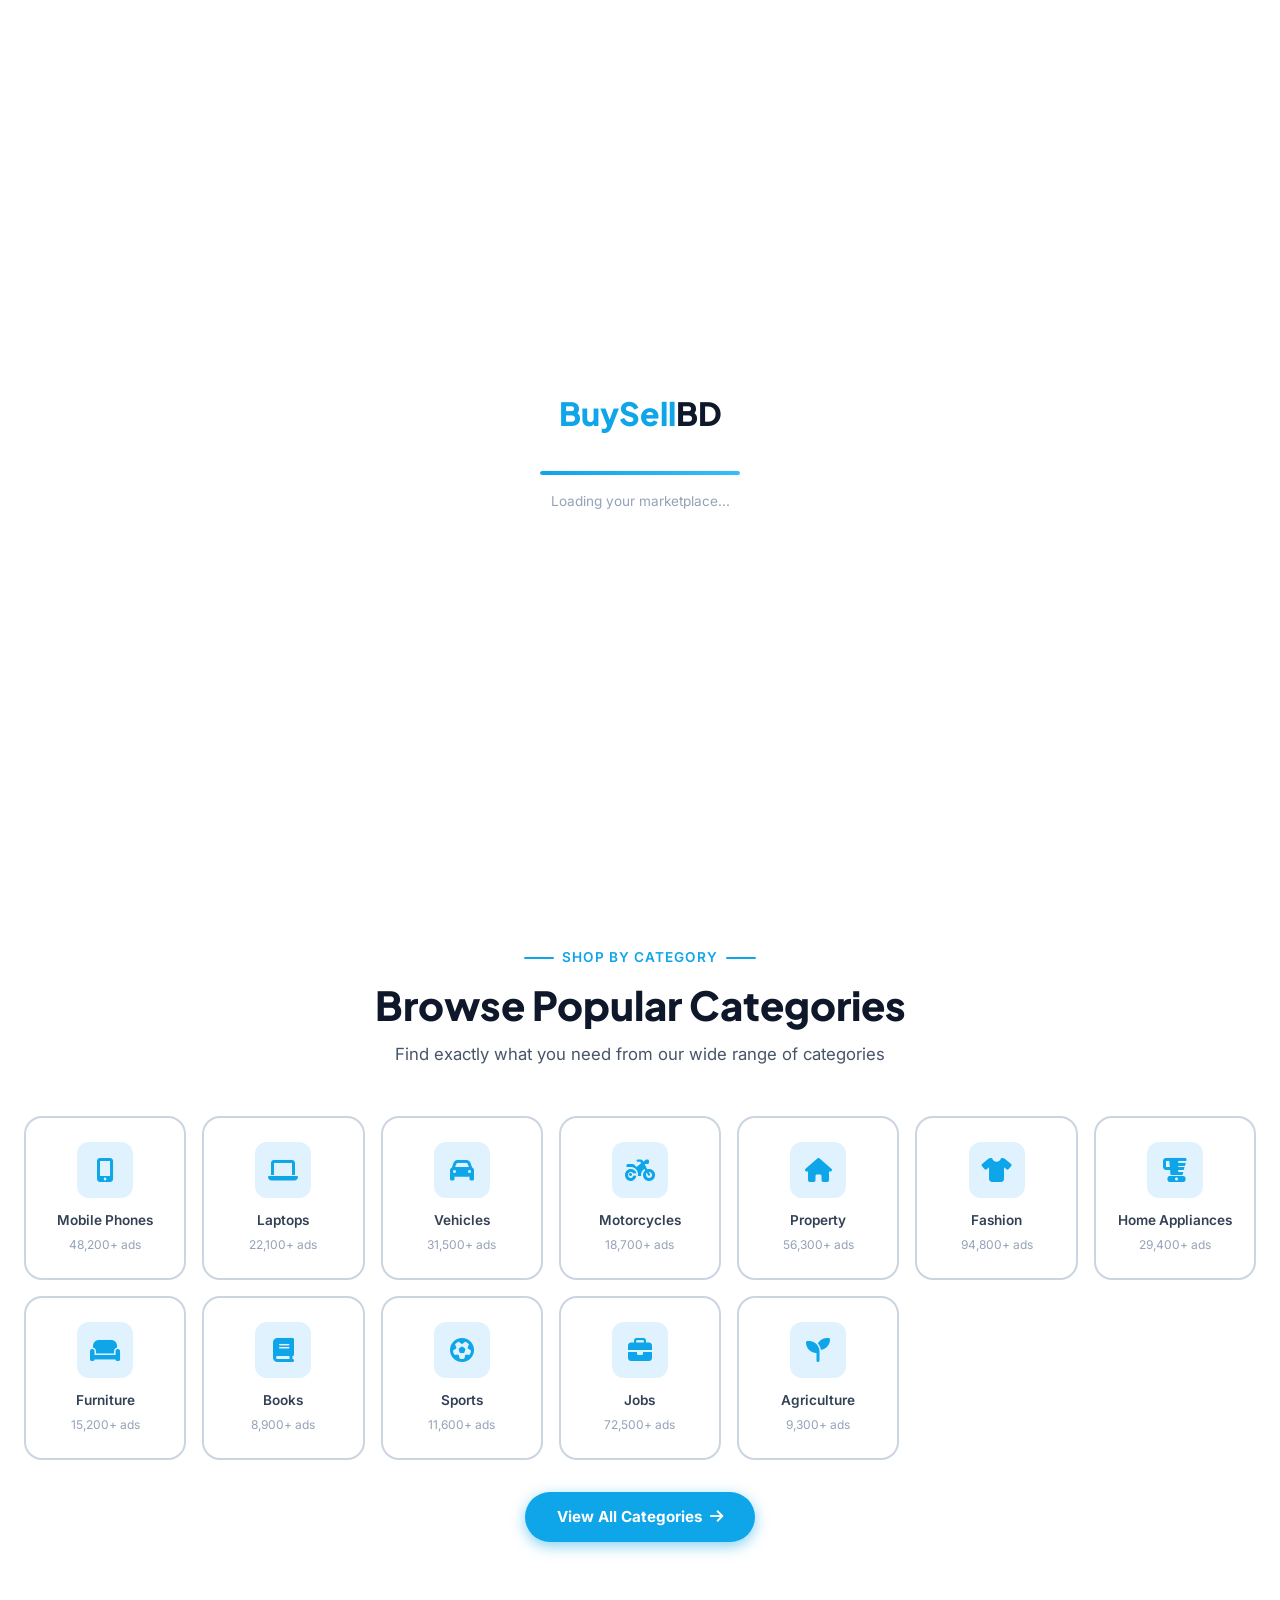
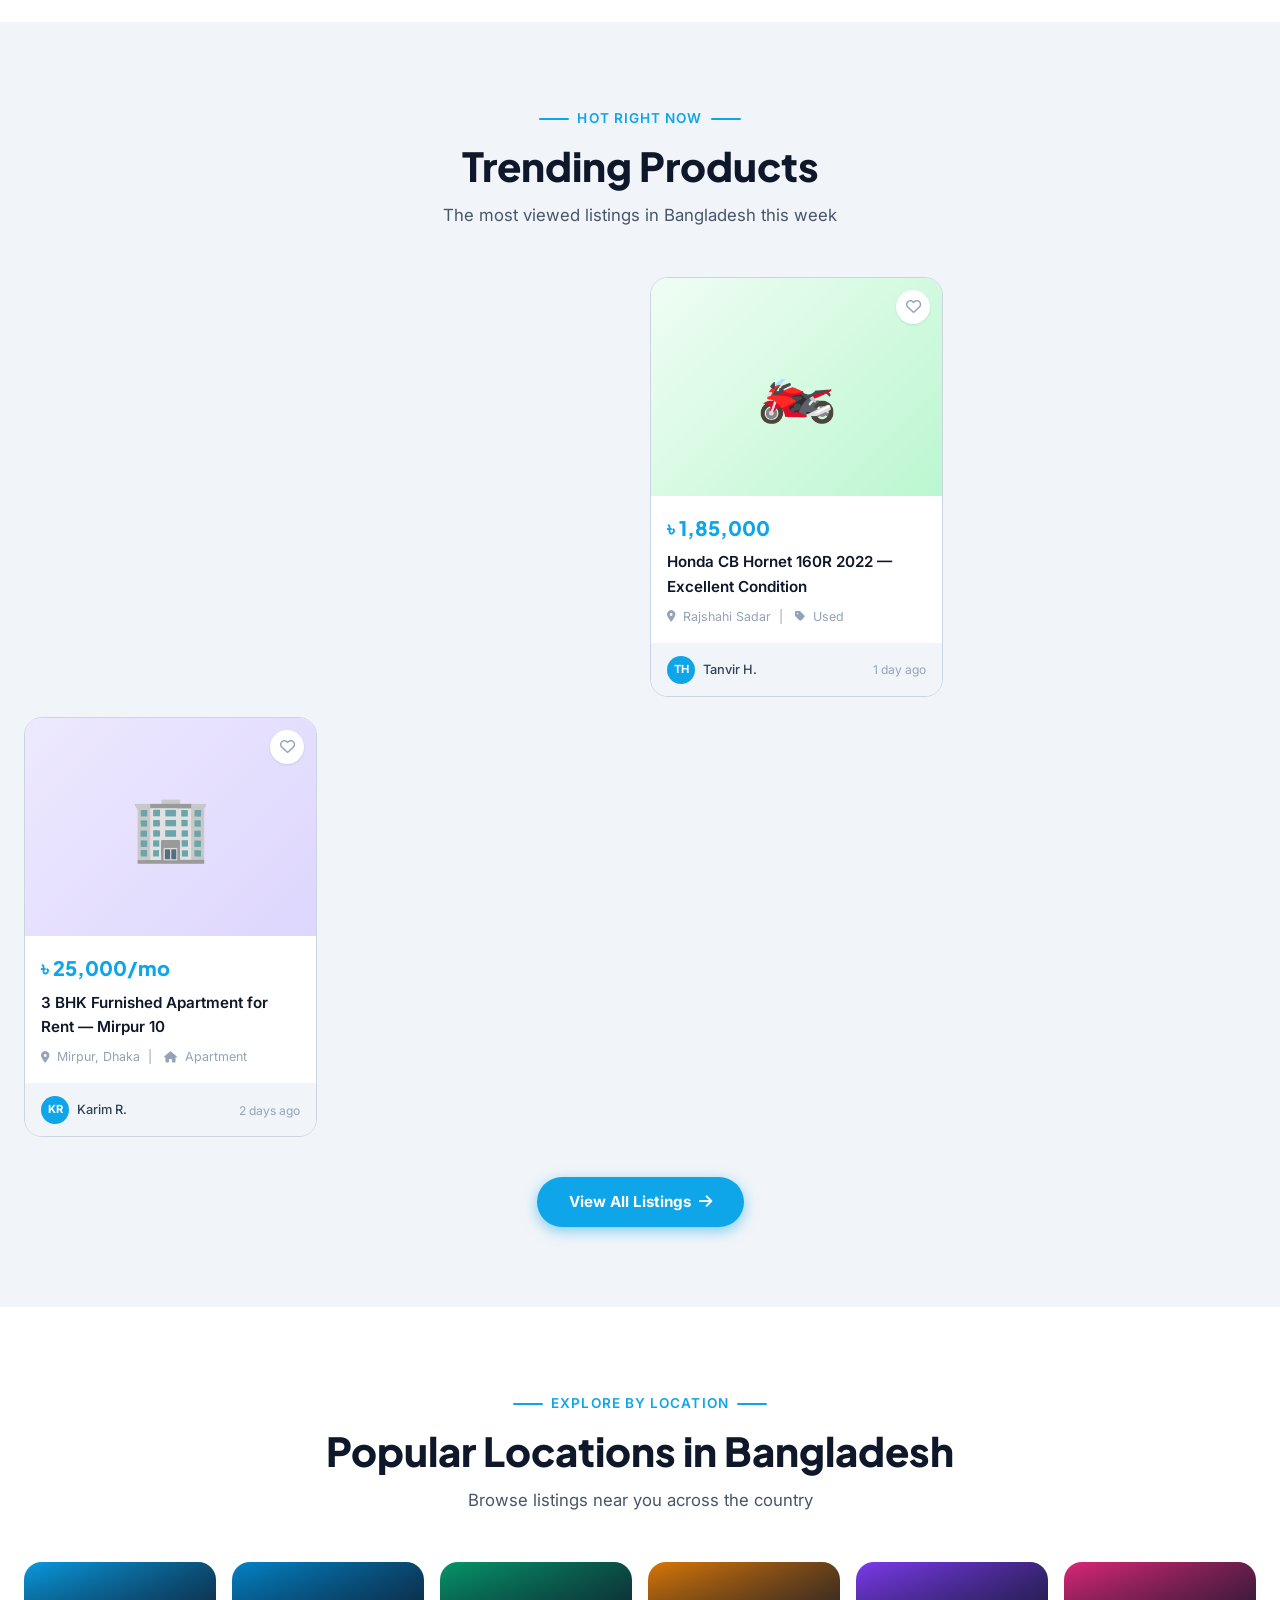
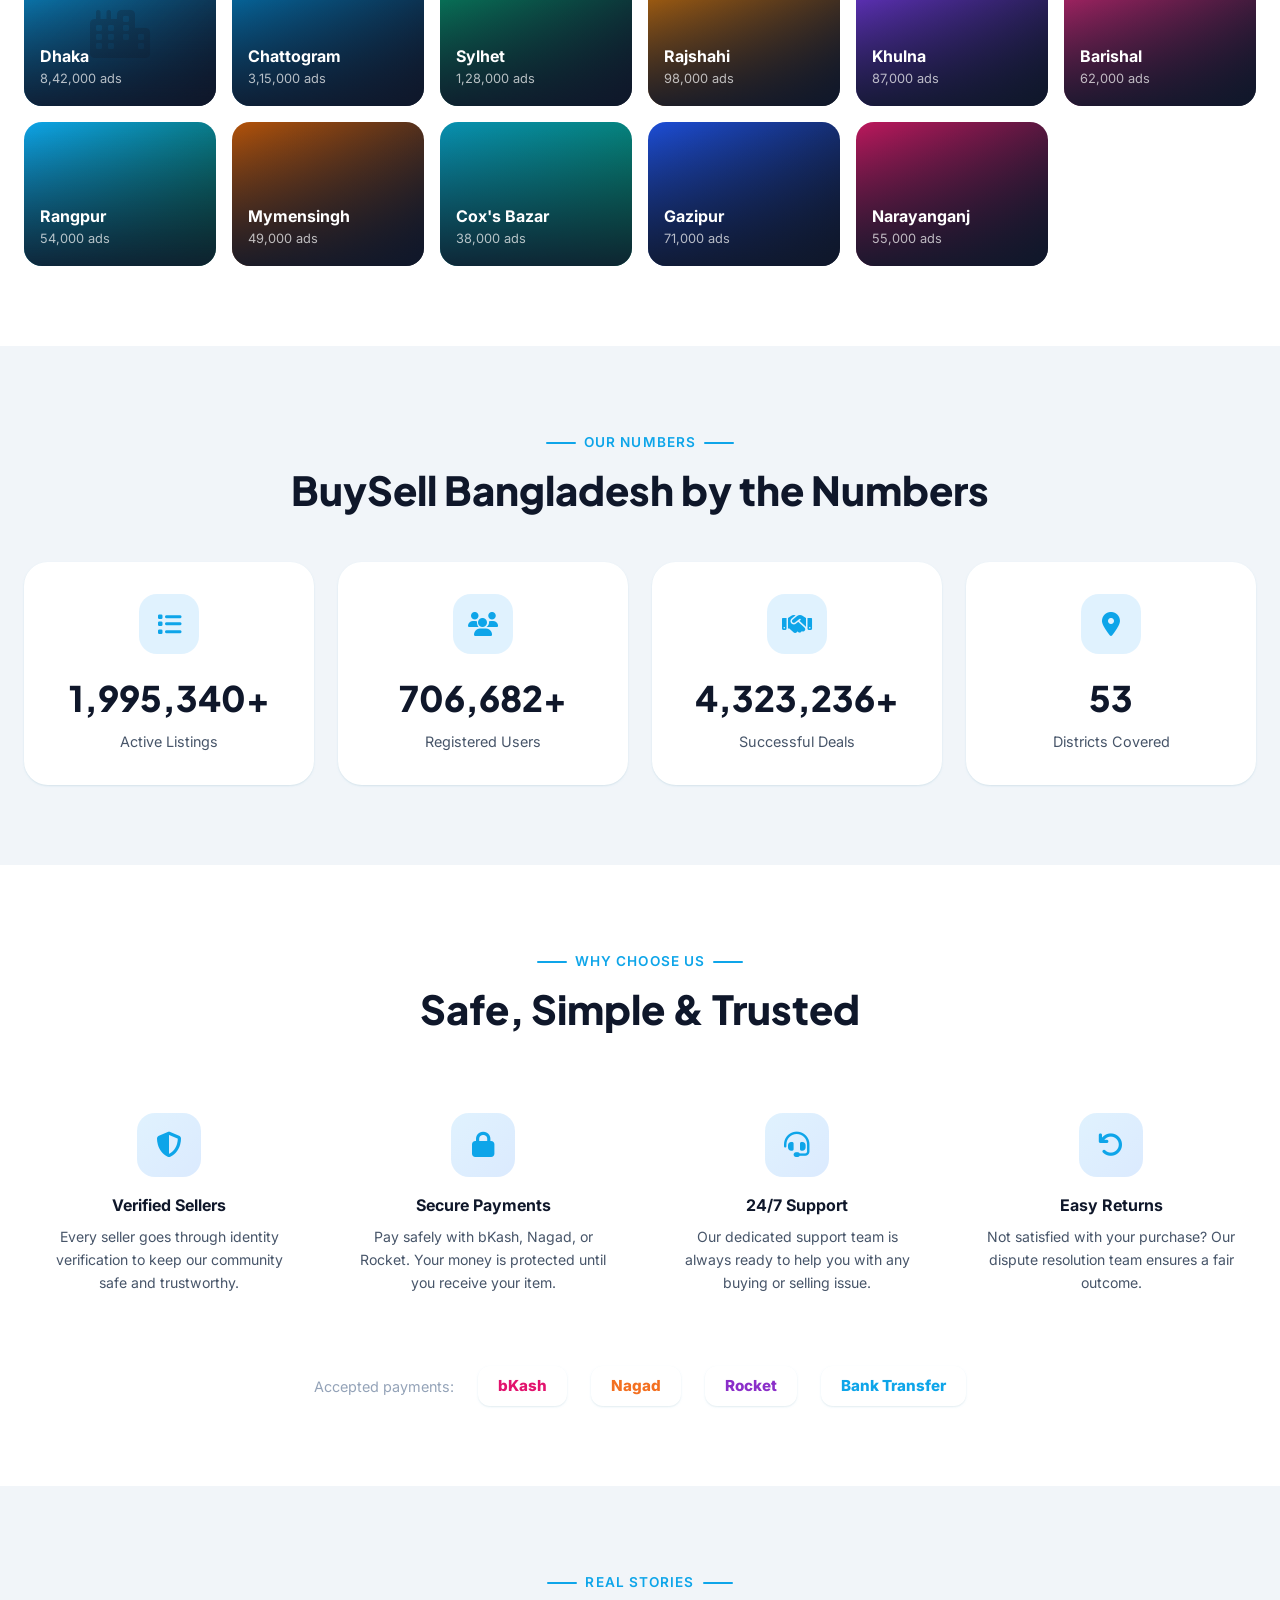
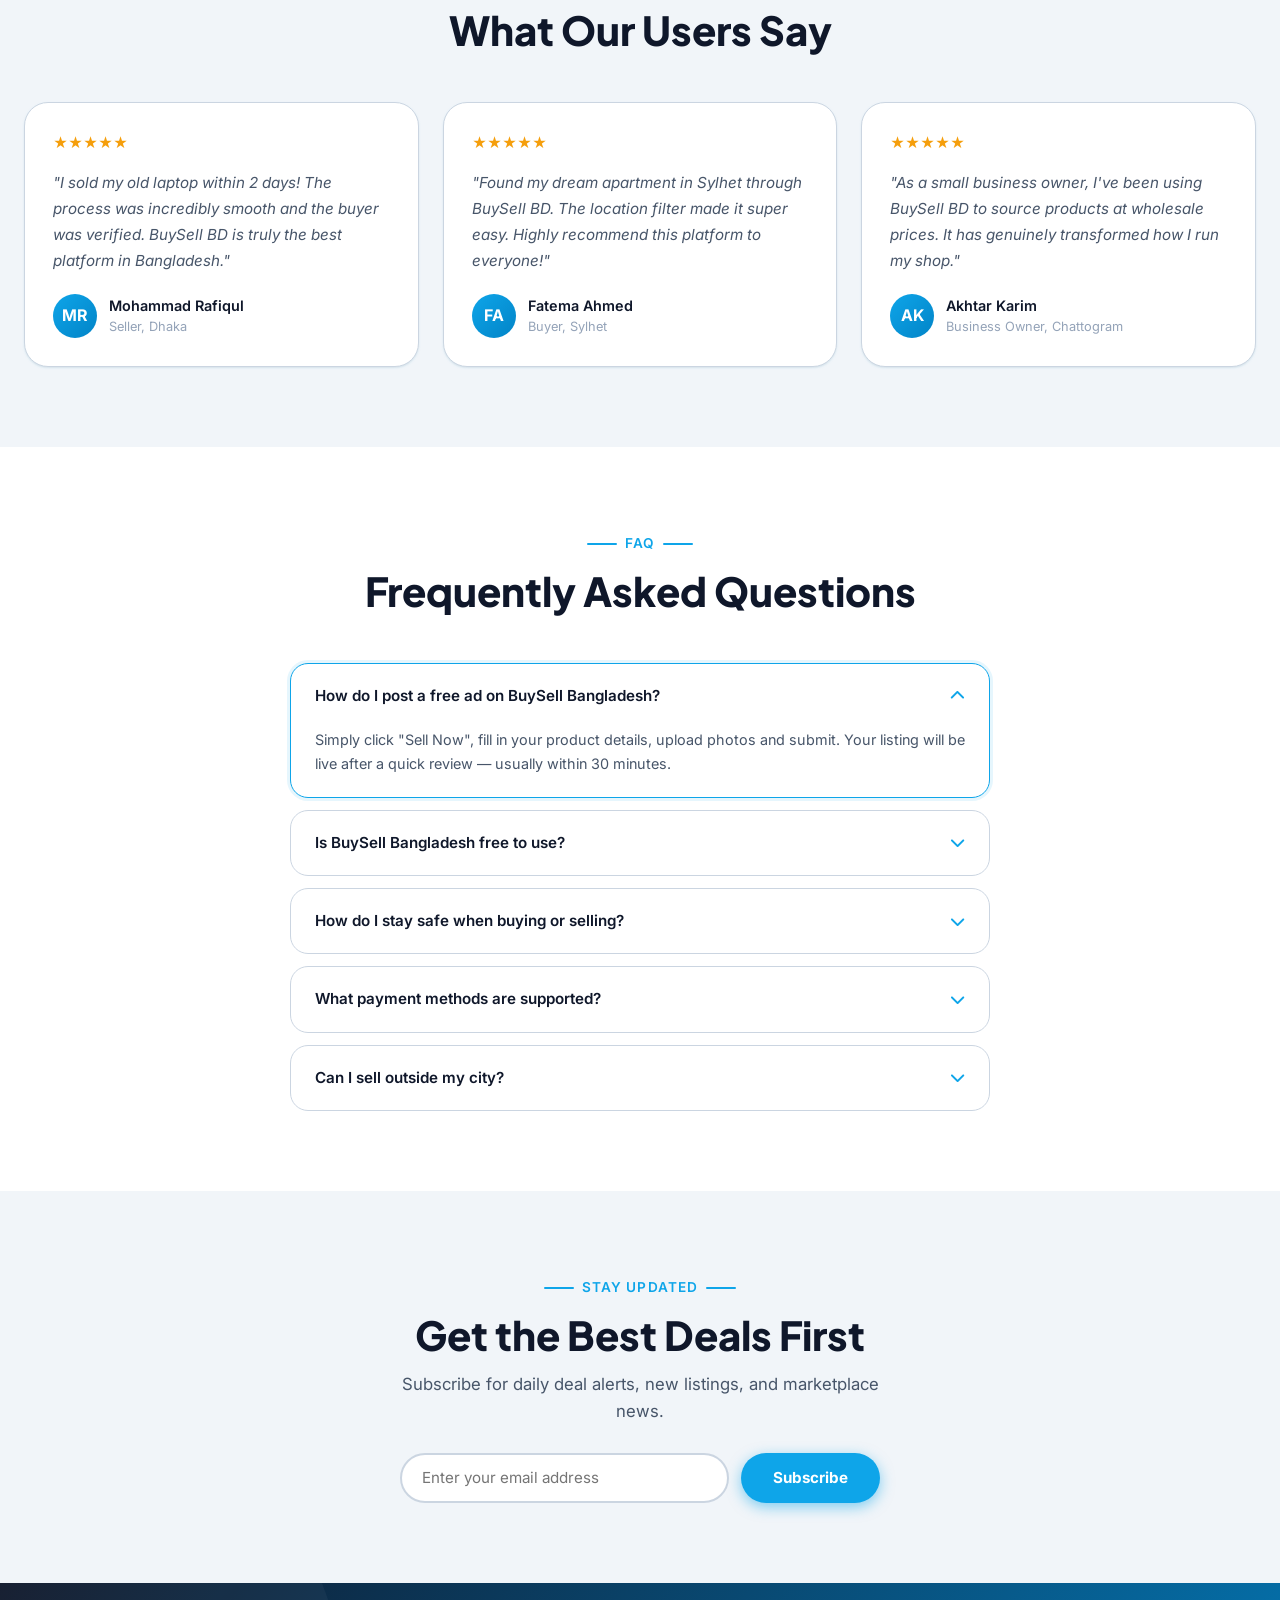
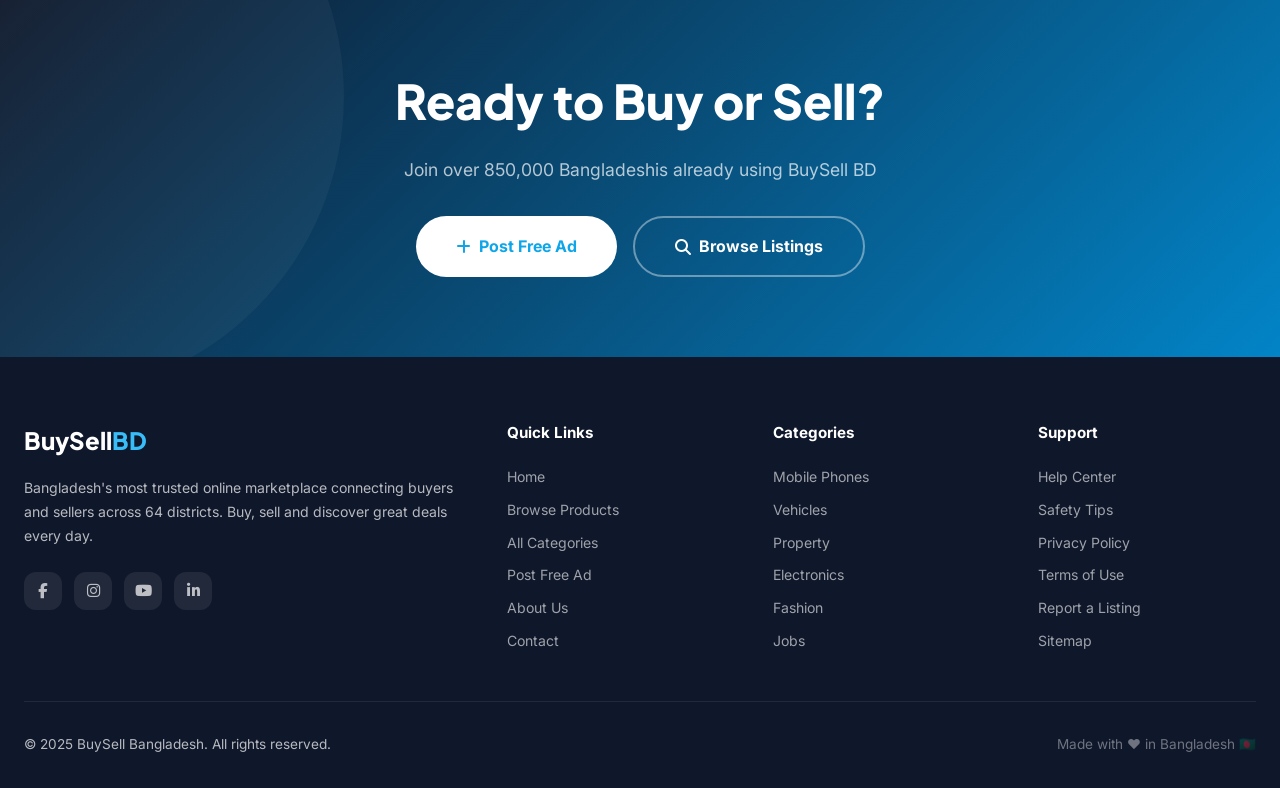
<file: index.html>
<!DOCTYPE html>
<html lang="en">
<head>
  <meta charset="UTF-8"/>
  <meta name="viewport" content="width=device-width, initial-scale=1.0"/>
  <title>BuySell Bangladesh — Buy & Sell Anything Online</title>
  <meta name="description" content="Bangladesh's premier marketplace to buy and sell anything. Find deals on electronics, vehicles, property, fashion and more across Dhaka, Chattogram, Sylhet and all over Bangladesh."/>
  <meta property="og:title" content="BuySell Bangladesh"/>
  <meta property="og:description" content="Bangladesh's #1 Online Marketplace"/>
  <meta property="og:type" content="website"/>
  <link rel="stylesheet" href="https://cdnjs.cloudflare.com/ajax/libs/font-awesome/6.5.0/css/all.min.css"/>
  <link rel="stylesheet" href="css/style.css"/>
</head>
<body>

<!-- Loading Screen -->
<div id="loading-screen">
  <div class="loader-logo">BuySell<span>BD</span></div>
  <div class="loader-bar"><div class="loader-bar-inner"></div></div>
  <p style="margin-top:1rem;color:#94A3B8;font-size:0.85rem;">Loading your marketplace...</p>
</div>

<!-- Navbar -->
<nav class="navbar">
  <div class="nav-container">
    <a href="index.html" class="nav-logo">BuySell<span>BD</span></a>
    <div class="nav-search search-with-suggestions">
      <input type="text" placeholder="Search products, locations, categories..."/>
      <button class="nav-search-btn" onclick="window.location='products.html'">
        <i class="fas fa-search"></i> Search
      </button>
    </div>
    <div class="nav-links">
      <a href="index.html" class="nav-link active">Home</a>
      <a href="products.html" class="nav-link">Browse</a>
      <a href="categories.html" class="nav-link">Categories</a>
      <a href="about.html" class="nav-link">About</a>
      <a href="contact.html" class="nav-link">Contact</a>
    </div>
    <div style="display:flex;align-items:center;gap:0.5rem;flex-shrink:0;">
      <button class="nav-icon-btn" title="Wishlist">
        <i class="far fa-heart"></i>
        <span class="nav-badge">3</span>
      </button>
      <a href="sell.html" class="nav-sell-btn">
        <i class="fas fa-plus"></i> Sell Now
      </a>
    </div>
    <button class="hamburger" id="hamburger" aria-label="Menu">
      <span></span><span></span><span></span>
    </button>
  </div>
</nav>
<div class="mobile-menu" id="mobile-menu">
  <a href="index.html" class="nav-link">Home</a>
  <a href="products.html" class="nav-link">Browse Products</a>
  <a href="categories.html" class="nav-link">Categories</a>
  <a href="sell.html" class="nav-link">Post Free Ad</a>
  <a href="about.html" class="nav-link">About Us</a>
  <a href="contact.html" class="nav-link">Contact</a>
</div>

<!-- Hero -->
<section class="hero">
  <div class="hero-bg-shapes">
    <div class="hero-shape"></div>
    <div class="hero-shape"></div>
    <div class="hero-shape"></div>
    <div class="hero-shape"></div>
  </div>
  <div class="hero-content">
    <div class="hero-badge"><i class="fas fa-star"></i> Bangladesh's #1 Marketplace</div>
    <h1 class="hero-title">
      Buy & Sell <span class="highlight">Anything</span><br/>Across Bangladesh
    </h1>
    <p class="hero-subtitle">From Dhaka to Cox's Bazar — find millions of listings at the best prices</p>

    <div class="hero-search-box search-with-suggestions" style="position:relative;">
      <input type="text" placeholder="What are you looking for today?" id="hero-search"/>
      <select class="hero-search-select" id="hero-location">
        <option value="">All Bangladesh</option>
        <option>Dhaka</option>
        <option>Chattogram</option>
        <option>Sylhet</option>
        <option>Rajshahi</option>
        <option>Khulna</option>
        <option>Barishal</option>
        <option>Rangpur</option>
        <option>Mymensingh</option>
        <option>Cox's Bazar</option>
        <option>Gazipur</option>
        <option>Narayanganj</option>
      </select>
      <button class="hero-search-btn" onclick="window.location='products.html'">
        <i class="fas fa-search"></i> Search Now
      </button>
    </div>

    <div class="hero-quick-cats">
      <span class="quick-cat" onclick="window.location='products.html?cat=Mobiles'"><i class="fas fa-mobile-alt"></i> Mobiles</span>
      <span class="quick-cat" onclick="window.location='products.html?cat=Vehicles'"><i class="fas fa-car"></i> Vehicles</span>
      <span class="quick-cat" onclick="window.location='products.html?cat=Property'"><i class="fas fa-home"></i> Property</span>
      <span class="quick-cat" onclick="window.location='products.html?cat=Electronics'"><i class="fas fa-laptop"></i> Electronics</span>
      <span class="quick-cat" onclick="window.location='products.html?cat=Jobs'"><i class="fas fa-briefcase"></i> Jobs</span>
      <span class="quick-cat" onclick="window.location='products.html?cat=Fashion'"><i class="fas fa-tshirt"></i> Fashion</span>
    </div>

    <div class="hero-stats">
      <div class="hero-stat">
        <span class="hero-stat-num">2.4M+</span>
        <span class="hero-stat-label">Active Listings</span>
      </div>
      <div class="hero-stat">
        <span class="hero-stat-num">850K+</span>
        <span class="hero-stat-label">Registered Users</span>
      </div>
      <div class="hero-stat">
        <span class="hero-stat-num">64</span>
        <span class="hero-stat-label">Districts Covered</span>
      </div>
    </div>
  </div>
</section>

<!-- Categories -->
<section class="section">
  <div class="container">
    <div class="section-header reveal">
      <div class="section-eyebrow">Shop by Category</div>
      <h2 class="section-title">Browse Popular Categories</h2>
      <p class="section-subtitle">Find exactly what you need from our wide range of categories</p>
    </div>
    <div class="categories-grid">
      <div class="cat-card reveal" style="animation-delay:0ms">
        <div class="cat-icon"><i class="fas fa-mobile-alt"></i></div>
        <div class="cat-name">Mobile Phones</div>
        <div class="cat-count">48,200+ ads</div>
      </div>
      <div class="cat-card reveal" style="animation-delay:60ms">
        <div class="cat-icon"><i class="fas fa-laptop"></i></div>
        <div class="cat-name">Laptops</div>
        <div class="cat-count">22,100+ ads</div>
      </div>
      <div class="cat-card reveal" style="animation-delay:120ms">
        <div class="cat-icon"><i class="fas fa-car"></i></div>
        <div class="cat-name">Vehicles</div>
        <div class="cat-count">31,500+ ads</div>
      </div>
      <div class="cat-card reveal" style="animation-delay:180ms">
        <div class="cat-icon"><i class="fas fa-motorcycle"></i></div>
        <div class="cat-name">Motorcycles</div>
        <div class="cat-count">18,700+ ads</div>
      </div>
      <div class="cat-card reveal" style="animation-delay:240ms">
        <div class="cat-icon"><i class="fas fa-home"></i></div>
        <div class="cat-name">Property</div>
        <div class="cat-count">56,300+ ads</div>
      </div>
      <div class="cat-card reveal" style="animation-delay:300ms">
        <div class="cat-icon"><i class="fas fa-tshirt"></i></div>
        <div class="cat-name">Fashion</div>
        <div class="cat-count">94,800+ ads</div>
      </div>
      <div class="cat-card reveal" style="animation-delay:360ms">
        <div class="cat-icon"><i class="fas fa-blender"></i></div>
        <div class="cat-name">Home Appliances</div>
        <div class="cat-count">29,400+ ads</div>
      </div>
      <div class="cat-card reveal" style="animation-delay:420ms">
        <div class="cat-icon"><i class="fas fa-couch"></i></div>
        <div class="cat-name">Furniture</div>
        <div class="cat-count">15,200+ ads</div>
      </div>
      <div class="cat-card reveal" style="animation-delay:480ms">
        <div class="cat-icon"><i class="fas fa-book"></i></div>
        <div class="cat-name">Books</div>
        <div class="cat-count">8,900+ ads</div>
      </div>
      <div class="cat-card reveal" style="animation-delay:540ms">
        <div class="cat-icon"><i class="fas fa-futbol"></i></div>
        <div class="cat-name">Sports</div>
        <div class="cat-count">11,600+ ads</div>
      </div>
      <div class="cat-card reveal" style="animation-delay:600ms">
        <div class="cat-icon"><i class="fas fa-briefcase"></i></div>
        <div class="cat-name">Jobs</div>
        <div class="cat-count">72,500+ ads</div>
      </div>
      <div class="cat-card reveal" style="animation-delay:660ms">
        <div class="cat-icon"><i class="fas fa-seedling"></i></div>
        <div class="cat-name">Agriculture</div>
        <div class="cat-count">9,300+ ads</div>
      </div>
    </div>
    <div style="text-align:center;margin-top:2rem;" class="reveal">
      <a href="categories.html" class="btn btn-primary">View All Categories <i class="fas fa-arrow-right"></i></a>
    </div>
  </div>
</section>

<!-- Trending Products -->
<section class="section section-alt">
  <div class="container">
    <div class="section-header reveal">
      <div class="section-eyebrow">Hot Right Now</div>
      <h2 class="section-title">Trending Products</h2>
      <p class="section-subtitle">The most viewed listings in Bangladesh this week</p>
    </div>
    <div class="products-grid">
      <!-- Product 1 -->
      <a href="product.html" class="product-card reveal" data-name="iPhone 14 Pro" data-category="Mobiles" data-location="Dhaka" data-price="95000">
        <div class="product-img-wrap">
          <div style="width:100%;height:100%;background:linear-gradient(135deg,#e0f2fe,#bae6fd);display:flex;align-items:center;justify-content:center;font-size:4rem;">📱</div>
          <span class="product-badge featured">Featured</span>
          <button class="product-wishlist" onclick="event.preventDefault()"><i class="far fa-heart"></i></button>
        </div>
        <div class="product-body">
          <div class="product-price">৳ 95,000</div>
          <div class="product-name">Apple iPhone 14 Pro 256GB — Deep Purple</div>
          <div class="product-meta">
            <i class="fas fa-map-marker-alt"></i> Gulshan, Dhaka &nbsp;|&nbsp;
            <i class="fas fa-tag"></i> Used — Like New
          </div>
        </div>
        <div class="product-footer">
          <div class="product-seller">
            <div class="seller-avatar">RK</div>
            <span class="seller-name">Rakib K.</span>
          </div>
          <span class="product-date">2 hrs ago</span>
        </div>
      </a>
      <!-- Product 2 -->
      <a href="product.html" class="product-card reveal" data-name="Dell Laptop" data-category="Laptops" data-location="Chattogram" data-price="55000">
        <div class="product-img-wrap">
          <div style="width:100%;height:100%;background:linear-gradient(135deg,#dbeafe,#bfdbfe);display:flex;align-items:center;justify-content:center;font-size:4rem;">💻</div>
          <span class="product-badge new">New</span>
          <button class="product-wishlist" onclick="event.preventDefault()"><i class="far fa-heart"></i></button>
        </div>
        <div class="product-body">
          <div class="product-price">৳ 55,000</div>
          <div class="product-name">Dell Inspiron 15 Core i5 12th Gen 8GB RAM</div>
          <div class="product-meta">
            <i class="fas fa-map-marker-alt"></i> Agrabad, Chattogram &nbsp;|&nbsp;
            <i class="fas fa-tag"></i> New
          </div>
        </div>
        <div class="product-footer">
          <div class="product-seller">
            <div class="seller-avatar">SA</div>
            <span class="seller-name">Sadia A.</span>
          </div>
          <span class="product-date">5 hrs ago</span>
        </div>
      </a>
      <!-- Product 3 -->
      <a href="product.html" class="product-card reveal" data-name="Honda CB Hornet" data-category="Motorcycles" data-location="Rajshahi" data-price="185000">
        <div class="product-img-wrap">
          <div style="width:100%;height:100%;background:linear-gradient(135deg,#f0fdf4,#bbf7d0);display:flex;align-items:center;justify-content:center;font-size:4rem;">🏍️</div>
          <button class="product-wishlist" onclick="event.preventDefault()"><i class="far fa-heart"></i></button>
        </div>
        <div class="product-body">
          <div class="product-price">৳ 1,85,000</div>
          <div class="product-name">Honda CB Hornet 160R 2022 — Excellent Condition</div>
          <div class="product-meta">
            <i class="fas fa-map-marker-alt"></i> Rajshahi Sadar &nbsp;|&nbsp;
            <i class="fas fa-tag"></i> Used
          </div>
        </div>
        <div class="product-footer">
          <div class="product-seller">
            <div class="seller-avatar">TH</div>
            <span class="seller-name">Tanvir H.</span>
          </div>
          <span class="product-date">1 day ago</span>
        </div>
      </a>
      <!-- Product 4 -->
      <a href="product.html" class="product-card reveal" data-name="Samsung AC" data-category="Appliances" data-location="Sylhet" data-price="42000">
        <div class="product-img-wrap">
          <div style="width:100%;height:100%;background:linear-gradient(135deg,#fef3c7,#fde68a);display:flex;align-items:center;justify-content:center;font-size:4rem;">❄️</div>
          <span class="product-badge featured">Featured</span>
          <button class="product-wishlist" onclick="event.preventDefault()"><i class="far fa-heart"></i></button>
        </div>
        <div class="product-body">
          <div class="product-price">৳ 42,000</div>
          <div class="product-name">Samsung 1.5 Ton Inverter AC — Energy Saving</div>
          <div class="product-meta">
            <i class="fas fa-map-marker-alt"></i> Zindabazar, Sylhet &nbsp;|&nbsp;
            <i class="fas fa-tag"></i> Used — Good
          </div>
        </div>
        <div class="product-footer">
          <div class="product-seller">
            <div class="seller-avatar">NI</div>
            <span class="seller-name">Nadia I.</span>
          </div>
          <span class="product-date">3 hrs ago</span>
        </div>
      </a>
      <!-- Product 5 -->
      <a href="product.html" class="product-card reveal" data-name="Apartment Rent Dhaka" data-category="Property" data-location="Dhaka" data-price="25000">
        <div class="product-img-wrap">
          <div style="width:100%;height:100%;background:linear-gradient(135deg,#ede9fe,#ddd6fe);display:flex;align-items:center;justify-content:center;font-size:4rem;">🏢</div>
          <button class="product-wishlist" onclick="event.preventDefault()"><i class="far fa-heart"></i></button>
        </div>
        <div class="product-body">
          <div class="product-price">৳ 25,000/mo</div>
          <div class="product-name">3 BHK Furnished Apartment for Rent — Mirpur 10</div>
          <div class="product-meta">
            <i class="fas fa-map-marker-alt"></i> Mirpur, Dhaka &nbsp;|&nbsp;
            <i class="fas fa-home"></i> Apartment
          </div>
        </div>
        <div class="product-footer">
          <div class="product-seller">
            <div class="seller-avatar">KR</div>
            <span class="seller-name">Karim R.</span>
          </div>
          <span class="product-date">2 days ago</span>
        </div>
      </a>
      <!-- Product 6 -->
      <a href="product.html" class="product-card reveal" data-name="Sony Camera" data-category="Electronics" data-location="Khulna" data-price="38000">
        <div class="product-img-wrap">
          <div style="width:100%;height:100%;background:linear-gradient(135deg,#fce7f3,#fbcfe8);display:flex;align-items:center;justify-content:center;font-size:4rem;">📷</div>
          <span class="product-badge new">New</span>
          <button class="product-wishlist" onclick="event.preventDefault()"><i class="far fa-heart"></i></button>
        </div>
        <div class="product-body">
          <div class="product-price">৳ 38,000</div>
          <div class="product-name">Sony ZV-E10 Mirrorless Camera with 16-50mm Lens</div>
          <div class="product-meta">
            <i class="fas fa-map-marker-alt"></i> Khulna City &nbsp;|&nbsp;
            <i class="fas fa-tag"></i> Brand New
          </div>
        </div>
        <div class="product-footer">
          <div class="product-seller">
            <div class="seller-avatar">MB</div>
            <span class="seller-name">Mehedi B.</span>
          </div>
          <span class="product-date">6 hrs ago</span>
        </div>
      </a>
    </div>
    <div style="text-align:center;margin-top:2.5rem;" class="reveal">
      <a href="products.html" class="btn btn-primary">View All Listings <i class="fas fa-arrow-right"></i></a>
    </div>
  </div>
</section>

<!-- Locations -->
<section class="section">
  <div class="container">
    <div class="section-header reveal">
      <div class="section-eyebrow">Explore by Location</div>
      <h2 class="section-title">Popular Locations in Bangladesh</h2>
      <p class="section-subtitle">Browse listings near you across the country</p>
    </div>
    <div class="locations-grid">
      <div class="location-card reveal" onclick="window.location='products.html?loc=Dhaka'">
        <div class="location-card-img"><i class="fas fa-city"></i></div>
        <div class="location-card-overlay">
          <div class="location-name">Dhaka</div>
          <div class="location-count">8,42,000 ads</div>
        </div>
      </div>
      <div class="location-card reveal" onclick="window.location='products.html?loc=Chattogram'" style="background:linear-gradient(135deg,#0284C7,#0F172A)">
        <div class="location-card-overlay">
          <div class="location-name">Chattogram</div>
          <div class="location-count">3,15,000 ads</div>
        </div>
      </div>
      <div class="location-card reveal" onclick="window.location='products.html?loc=Sylhet'" style="background:linear-gradient(135deg,#059669,#0F172A)">
        <div class="location-card-overlay">
          <div class="location-name">Sylhet</div>
          <div class="location-count">1,28,000 ads</div>
        </div>
      </div>
      <div class="location-card reveal" onclick="window.location='products.html?loc=Rajshahi'" style="background:linear-gradient(135deg,#D97706,#0F172A)">
        <div class="location-card-overlay">
          <div class="location-name">Rajshahi</div>
          <div class="location-count">98,000 ads</div>
        </div>
      </div>
      <div class="location-card reveal" onclick="window.location='products.html?loc=Khulna'" style="background:linear-gradient(135deg,#7C3AED,#0F172A)">
        <div class="location-card-overlay">
          <div class="location-name">Khulna</div>
          <div class="location-count">87,000 ads</div>
        </div>
      </div>
      <div class="location-card reveal" onclick="window.location='products.html?loc=Barishal'" style="background:linear-gradient(135deg,#DB2777,#0F172A)">
        <div class="location-card-overlay">
          <div class="location-name">Barishal</div>
          <div class="location-count">62,000 ads</div>
        </div>
      </div>
      <div class="location-card reveal" onclick="window.location='products.html?loc=Rangpur'" style="background:linear-gradient(135deg,#0EA5E9,#065F46)">
        <div class="location-card-overlay">
          <div class="location-name">Rangpur</div>
          <div class="location-count">54,000 ads</div>
        </div>
      </div>
      <div class="location-card reveal" onclick="window.location='products.html?loc=Mymensingh'" style="background:linear-gradient(135deg,#B45309,#0F172A)">
        <div class="location-card-overlay">
          <div class="location-name">Mymensingh</div>
          <div class="location-count">49,000 ads</div>
        </div>
      </div>
      <div class="location-card reveal" onclick="window.location='products.html?loc=CoxsBazar'" style="background:linear-gradient(135deg,#0891B2,#047857)">
        <div class="location-card-overlay">
          <div class="location-name">Cox's Bazar</div>
          <div class="location-count">38,000 ads</div>
        </div>
      </div>
      <div class="location-card reveal" onclick="window.location='products.html?loc=Gazipur'" style="background:linear-gradient(135deg,#1D4ED8,#0F172A)">
        <div class="location-card-overlay">
          <div class="location-name">Gazipur</div>
          <div class="location-count">71,000 ads</div>
        </div>
      </div>
      <div class="location-card reveal" onclick="window.location='products.html?loc=Narayanganj'" style="background:linear-gradient(135deg,#BE185D,#0F172A)">
        <div class="location-card-overlay">
          <div class="location-name">Narayanganj</div>
          <div class="location-count">55,000 ads</div>
        </div>
      </div>
    </div>
  </div>
</section>

<!-- Stats -->
<section class="section section-alt stats-trigger">
  <div class="container">
    <div class="section-header reveal">
      <div class="section-eyebrow">Our Numbers</div>
      <h2 class="section-title">BuySell Bangladesh by the Numbers</h2>
    </div>
    <div class="stats-grid">
      <div class="stat-card reveal">
        <div class="stat-icon"><i class="fas fa-list"></i></div>
        <span class="stat-num" data-target="2400000" data-suffix="+">0</span>
        <div class="stat-label">Active Listings</div>
      </div>
      <div class="stat-card reveal">
        <div class="stat-icon"><i class="fas fa-users"></i></div>
        <span class="stat-num" data-target="850000" data-suffix="+">0</span>
        <div class="stat-label">Registered Users</div>
      </div>
      <div class="stat-card reveal">
        <div class="stat-icon"><i class="fas fa-handshake"></i></div>
        <span class="stat-num" data-target="5200000" data-suffix="+">0</span>
        <div class="stat-label">Successful Deals</div>
      </div>
      <div class="stat-card reveal">
        <div class="stat-icon"><i class="fas fa-map-marker-alt"></i></div>
        <span class="stat-num" data-target="64">0</span>
        <div class="stat-label">Districts Covered</div>
      </div>
    </div>
  </div>
</section>

<!-- Trust & Safety -->
<section class="section">
  <div class="container">
    <div class="section-header reveal">
      <div class="section-eyebrow">Why Choose Us</div>
      <h2 class="section-title">Safe, Simple & Trusted</h2>
    </div>
    <div class="trust-grid">
      <div class="trust-card reveal">
        <div class="trust-icon"><i class="fas fa-shield-alt"></i></div>
        <div class="trust-title">Verified Sellers</div>
        <div class="trust-desc">Every seller goes through identity verification to keep our community safe and trustworthy.</div>
      </div>
      <div class="trust-card reveal">
        <div class="trust-icon"><i class="fas fa-lock"></i></div>
        <div class="trust-title">Secure Payments</div>
        <div class="trust-desc">Pay safely with bKash, Nagad, or Rocket. Your money is protected until you receive your item.</div>
      </div>
      <div class="trust-card reveal">
        <div class="trust-icon"><i class="fas fa-headset"></i></div>
        <div class="trust-title">24/7 Support</div>
        <div class="trust-desc">Our dedicated support team is always ready to help you with any buying or selling issue.</div>
      </div>
      <div class="trust-card reveal">
        <div class="trust-icon"><i class="fas fa-undo"></i></div>
        <div class="trust-title">Easy Returns</div>
        <div class="trust-desc">Not satisfied with your purchase? Our dispute resolution team ensures a fair outcome.</div>
      </div>
    </div>
    <div style="text-align:center;margin-top:2.5rem;" class="reveal">
      <div class="payment-badges">
        <span style="color:var(--gray-mid);font-size:0.9rem;">Accepted payments:</span>
        <span class="payment-badge bkash">bKash</span>
        <span class="payment-badge nagad">Nagad</span>
        <span class="payment-badge rocket">Rocket</span>
        <span class="payment-badge" style="color:var(--primary);">Bank Transfer</span>
      </div>
    </div>
  </div>
</section>

<!-- Testimonials -->
<section class="section section-alt">
  <div class="container">
    <div class="section-header reveal">
      <div class="section-eyebrow">Real Stories</div>
      <h2 class="section-title">What Our Users Say</h2>
    </div>
    <div class="testimonials-grid">
      <div class="testimonial-card reveal">
        <div class="testimonial-stars">★★★★★</div>
        <p class="testimonial-text">"I sold my old laptop within 2 days! The process was incredibly smooth and the buyer was verified. BuySell BD is truly the best platform in Bangladesh."</p>
        <div class="testimonial-author">
          <div class="testimonial-avatar">MR</div>
          <div>
            <div class="testimonial-name">Mohammad Rafiqul</div>
            <div class="testimonial-role">Seller, Dhaka</div>
          </div>
        </div>
      </div>
      <div class="testimonial-card reveal">
        <div class="testimonial-stars">★★★★★</div>
        <p class="testimonial-text">"Found my dream apartment in Sylhet through BuySell BD. The location filter made it super easy. Highly recommend this platform to everyone!"</p>
        <div class="testimonial-author">
          <div class="testimonial-avatar">FA</div>
          <div>
            <div class="testimonial-name">Fatema Ahmed</div>
            <div class="testimonial-role">Buyer, Sylhet</div>
          </div>
        </div>
      </div>
      <div class="testimonial-card reveal">
        <div class="testimonial-stars">★★★★★</div>
        <p class="testimonial-text">"As a small business owner, I've been using BuySell BD to source products at wholesale prices. It has genuinely transformed how I run my shop."</p>
        <div class="testimonial-author">
          <div class="testimonial-avatar">AK</div>
          <div>
            <div class="testimonial-name">Akhtar Karim</div>
            <div class="testimonial-role">Business Owner, Chattogram</div>
          </div>
        </div>
      </div>
    </div>
  </div>
</section>

<!-- FAQ -->
<section class="section">
  <div class="container">
    <div class="section-header reveal">
      <div class="section-eyebrow">FAQ</div>
      <h2 class="section-title">Frequently Asked Questions</h2>
    </div>
    <div class="faq-list reveal">
      <div class="faq-item open">
        <div class="faq-question">How do I post a free ad on BuySell Bangladesh? <i class="fas fa-chevron-down"></i></div>
        <div class="faq-answer">Simply click "Sell Now", fill in your product details, upload photos and submit. Your listing will be live after a quick review — usually within 30 minutes.</div>
      </div>
      <div class="faq-item">
        <div class="faq-question">Is BuySell Bangladesh free to use? <i class="fas fa-chevron-down"></i></div>
        <div class="faq-answer">Yes! Posting basic ads is completely free. We offer premium featured listings for sellers who want more visibility at a small fee.</div>
      </div>
      <div class="faq-item">
        <div class="faq-question">How do I stay safe when buying or selling? <i class="fas fa-chevron-down"></i></div>
        <div class="faq-answer">Always meet in public places, verify the item before paying, use our secure payment options (bKash, Nagad, Rocket), and report any suspicious activity to our support team.</div>
      </div>
      <div class="faq-item">
        <div class="faq-question">What payment methods are supported? <i class="fas fa-chevron-down"></i></div>
        <div class="faq-answer">We support bKash, Nagad, Rocket, and bank transfers. Always use a traceable payment method for your protection.</div>
      </div>
      <div class="faq-item">
        <div class="faq-question">Can I sell outside my city? <i class="fas fa-chevron-down"></i></div>
        <div class="faq-answer">Absolutely! Your listing is visible across all of Bangladesh. You can arrange nationwide delivery through SA Parcel, Sundarban Courier, or Pathao.</div>
      </div>
    </div>
  </div>
</section>

<!-- Newsletter -->
<section class="section section-alt">
  <div class="container">
    <div style="text-align:center;max-width:500px;margin:0 auto;" class="reveal">
      <div class="section-eyebrow">Stay Updated</div>
      <h2 class="section-title">Get the Best Deals First</h2>
      <p class="section-subtitle" style="margin-bottom:1.75rem;">Subscribe for daily deal alerts, new listings, and marketplace news.</p>
      <form class="newsletter-form" id="newsletter-form">
        <input type="email" placeholder="Enter your email address" required/>
        <button type="submit" class="btn btn-primary">Subscribe</button>
      </form>
    </div>
  </div>
</section>

<!-- CTA -->
<section class="cta-section">
  <div class="container" style="position:relative;z-index:1;">
    <div class="reveal">
      <h2 class="cta-title">Ready to Buy or Sell?</h2>
      <p class="cta-subtitle">Join over 850,000 Bangladeshis already using BuySell BD</p>
      <div class="cta-buttons">
        <a href="sell.html" class="btn btn-white btn-lg"><i class="fas fa-plus"></i> Post Free Ad</a>
        <a href="products.html" class="btn btn-outline btn-lg"><i class="fas fa-search"></i> Browse Listings</a>
      </div>
    </div>
  </div>
</section>

<!-- Footer -->
<footer class="footer">
  <div class="footer-grid">
    <div>
      <div class="footer-brand-logo">BuySell<span>BD</span></div>
      <p class="footer-brand-desc">Bangladesh's most trusted online marketplace connecting buyers and sellers across 64 districts. Buy, sell and discover great deals every day.</p>
      <div class="footer-socials">
        <a href="#" class="footer-social"><i class="fab fa-facebook-f"></i></a>
        <a href="#" class="footer-social"><i class="fab fa-instagram"></i></a>
        <a href="#" class="footer-social"><i class="fab fa-youtube"></i></a>
        <a href="#" class="footer-social"><i class="fab fa-linkedin-in"></i></a>
      </div>
    </div>
    <div>
      <div class="footer-col-title">Quick Links</div>
      <div class="footer-links">
        <a href="index.html">Home</a>
        <a href="products.html">Browse Products</a>
        <a href="categories.html">All Categories</a>
        <a href="sell.html">Post Free Ad</a>
        <a href="about.html">About Us</a>
        <a href="contact.html">Contact</a>
      </div>
    </div>
    <div>
      <div class="footer-col-title">Categories</div>
      <div class="footer-links">
        <a href="products.html?cat=Mobiles">Mobile Phones</a>
        <a href="products.html?cat=Vehicles">Vehicles</a>
        <a href="products.html?cat=Property">Property</a>
        <a href="products.html?cat=Electronics">Electronics</a>
        <a href="products.html?cat=Fashion">Fashion</a>
        <a href="products.html?cat=Jobs">Jobs</a>
      </div>
    </div>
    <div>
      <div class="footer-col-title">Support</div>
      <div class="footer-links">
        <a href="contact.html">Help Center</a>
        <a href="#">Safety Tips</a>
        <a href="#">Privacy Policy</a>
        <a href="#">Terms of Use</a>
        <a href="#">Report a Listing</a>
        <a href="#">Sitemap</a>
      </div>
    </div>
  </div>
  <div class="footer-bottom">
    <span>© 2025 BuySell Bangladesh. All rights reserved.</span>
    <span style="color:rgba(255,255,255,0.4);">Made with ❤️ in Bangladesh 🇧🇩</span>
  </div>
</footer>

<button id="back-to-top" title="Back to top"><i class="fas fa-arrow-up"></i></button>
<script src="js/script.js"></script>
</body>
</html>
</file>
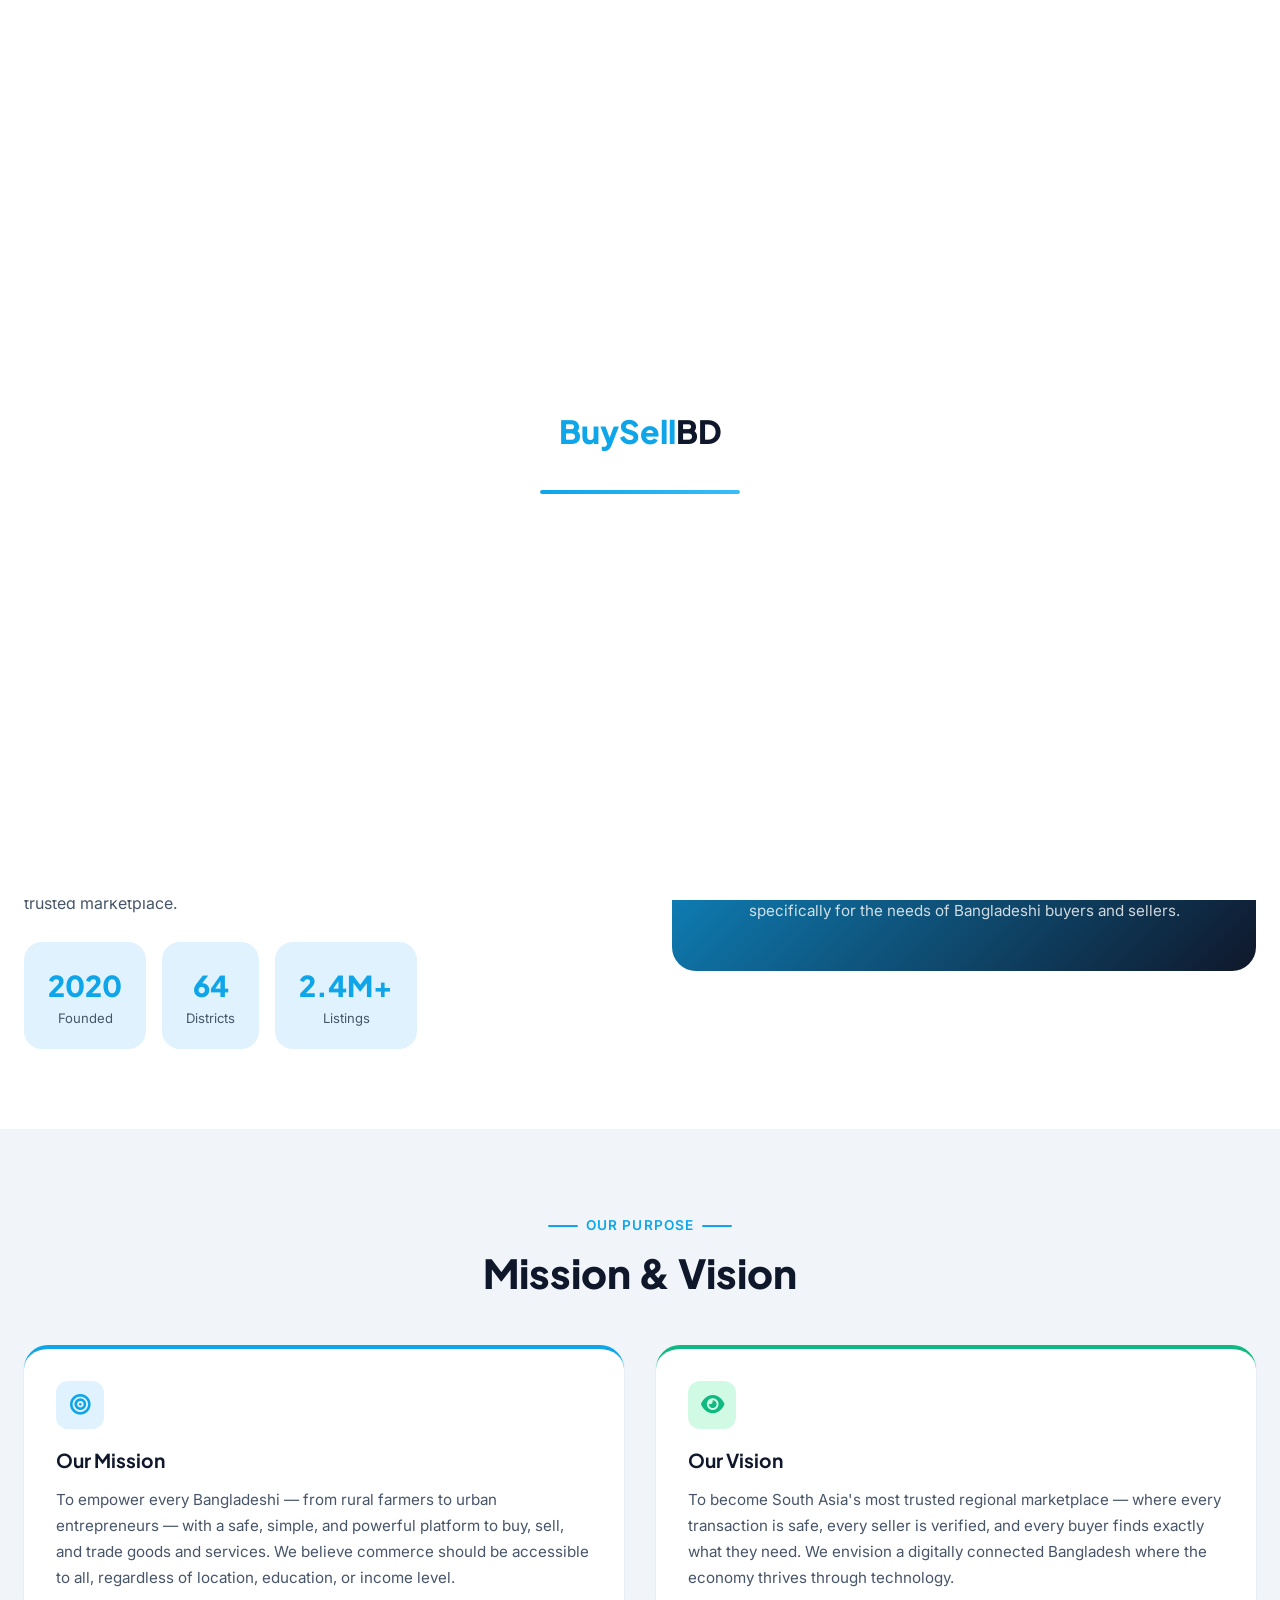
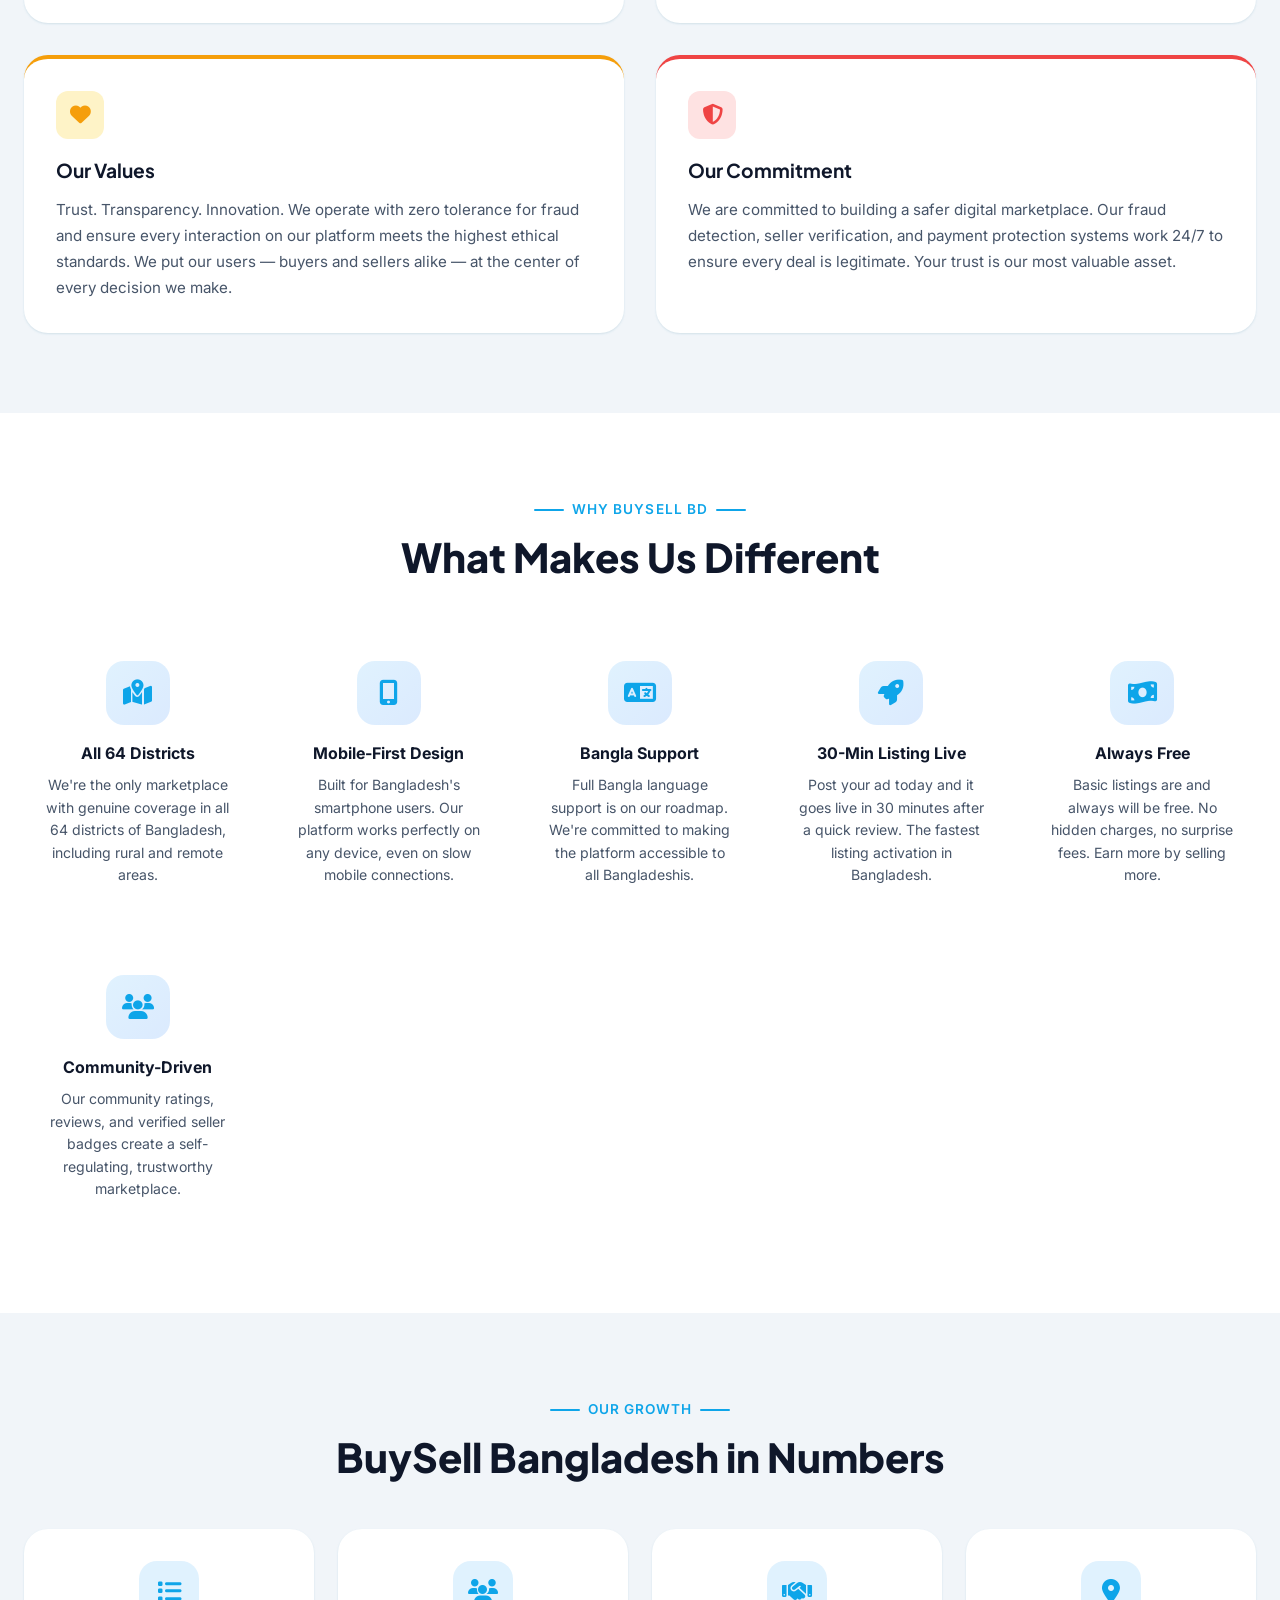
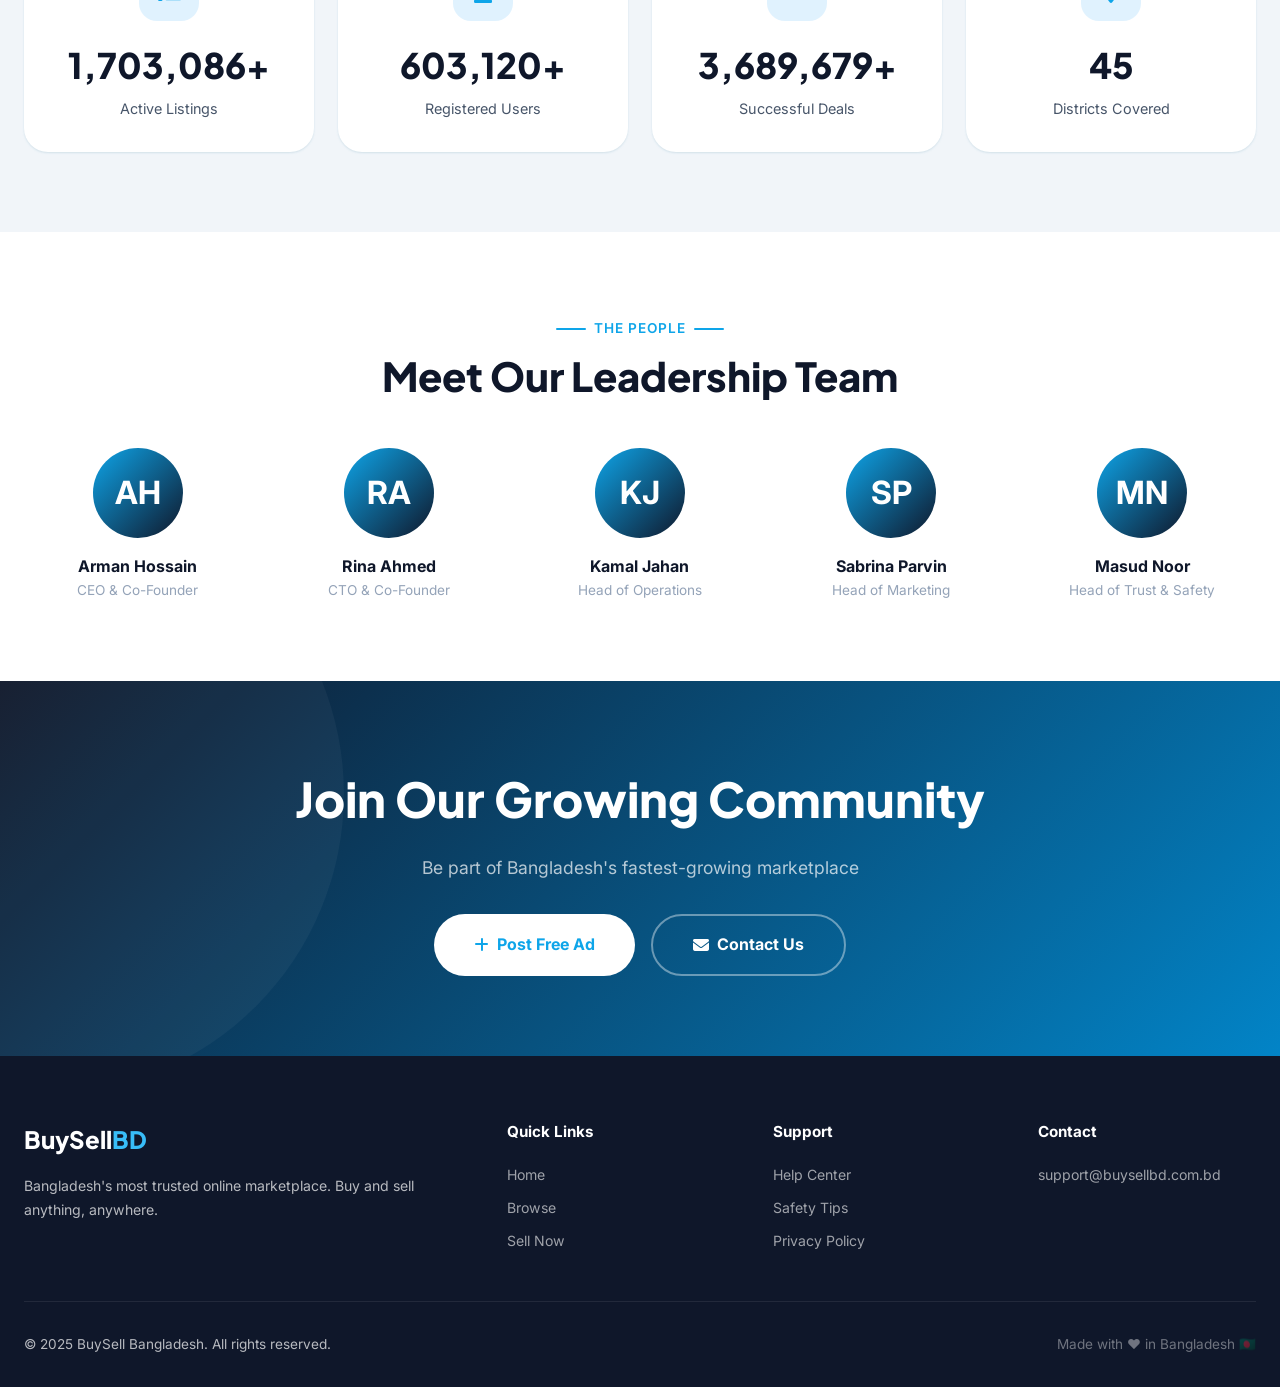
<file: about.html>
<!DOCTYPE html>
<html lang="en">
<head>
  <meta charset="UTF-8"/>
  <meta name="viewport" content="width=device-width, initial-scale=1.0"/>
  <title>About Us — BuySell Bangladesh</title>
  <meta name="description" content="Learn about BuySell Bangladesh — our story, mission, vision, and the team behind Bangladesh's #1 online marketplace."/>
  <link rel="stylesheet" href="https://cdnjs.cloudflare.com/ajax/libs/font-awesome/6.5.0/css/all.min.css"/>
  <link rel="stylesheet" href="css/style.css"/>
</head>
<body>

<div id="loading-screen">
  <div class="loader-logo">BuySell<span>BD</span></div>
  <div class="loader-bar"><div class="loader-bar-inner"></div></div>
</div>

<nav class="navbar">
  <div class="nav-container">
    <a href="index.html" class="nav-logo">BuySell<span>BD</span></a>
    <div class="nav-search search-with-suggestions">
      <input type="text" placeholder="Search products..."/>
      <button class="nav-search-btn" onclick="window.location='products.html'"><i class="fas fa-search"></i> Search</button>
    </div>
    <div class="nav-links">
      <a href="index.html" class="nav-link">Home</a>
      <a href="products.html" class="nav-link">Browse</a>
      <a href="categories.html" class="nav-link">Categories</a>
      <a href="about.html" class="nav-link active">About</a>
      <a href="contact.html" class="nav-link">Contact</a>
    </div>
    <div style="display:flex;align-items:center;gap:0.5rem;flex-shrink:0;">
      <a href="sell.html" class="nav-sell-btn"><i class="fas fa-plus"></i> Sell Now</a>
    </div>
    <button class="hamburger" id="hamburger"><span></span><span></span><span></span></button>
  </div>
</nav>
<div class="mobile-menu" id="mobile-menu">
  <a href="index.html" class="nav-link">Home</a>
  <a href="products.html" class="nav-link">Browse Products</a>
  <a href="categories.html" class="nav-link">Categories</a>
  <a href="sell.html" class="nav-link">Post Free Ad</a>
</div>

<!-- Hero -->
<section style="background:linear-gradient(135deg,#0F172A 0%,#0EA5E9 100%);padding:6rem 1.5rem;text-align:center;position:relative;overflow:hidden;">
  <div style="position:absolute;inset:0;background:url('data:image/svg+xml,<svg xmlns=%22http://www.w3.org/2000/svg%22 viewBox=%220 0 100 100%22><circle cx=%2280%22 cy=%2220%22 r=%2240%22 fill=%22rgba(255,255,255,0.04)%22/><circle cx=%2220%22 cy=%2280%22 r=%2230%22 fill=%22rgba(255,255,255,0.04)%22/></svg>');pointer-events:none;"></div>
  <div style="position:relative;z-index:1;max-width:700px;margin:0 auto;">
    <div class="breadcrumb" style="justify-content:center;margin-bottom:1.5rem;"><a href="index.html" style="color:var(--primary-light);">Home</a> <i class="fas fa-chevron-right"></i> <span style="color:rgba(255,255,255,0.6);">About Us</span></div>
    <h1 style="font-family:var(--font-display);font-size:clamp(2rem,5vw,3.5rem);font-weight:800;color:white;margin-bottom:1rem;">Our Story</h1>
    <p style="color:rgba(255,255,255,0.75);font-size:1.1rem;line-height:1.7;">We started BuySell Bangladesh with a simple dream — to make buying and selling easy, safe, and accessible for every Bangladeshi, from Teknaf to Tetulia.</p>
  </div>
</section>

<!-- Story -->
<section class="section">
  <div class="container">
    <div style="display:grid;grid-template-columns:1fr 1fr;gap:4rem;align-items:center;" class="reveal">
      <div>
        <div class="section-eyebrow">Who We Are</div>
        <h2 class="section-title">Built for Bangladesh, by Bangladeshis</h2>
        <p style="color:var(--gray-dark);line-height:1.8;margin-bottom:1rem;">Founded in 2020, BuySell Bangladesh was born from the idea that commerce should be simple, trusted, and local. We saw millions of Bangladeshis struggling to find reliable platforms to buy and sell — so we built one.</p>
        <p style="color:var(--gray-dark);line-height:1.8;margin-bottom:1.5rem;">Today, we are proud to serve over 850,000 users across all 64 districts of Bangladesh, with more than 2.4 million active listings in 16 major categories. From a small apartment in Dhaka, we have grown into the country's most trusted marketplace.</p>
        <div style="display:flex;gap:1rem;flex-wrap:wrap;">
          <div style="text-align:center;background:var(--primary-pale);border-radius:var(--radius-lg);padding:1.25rem 1.5rem;">
            <div style="font-family:var(--font-display);font-size:1.8rem;font-weight:900;color:var(--primary);">2020</div>
            <div style="font-size:0.82rem;color:var(--gray-dark);">Founded</div>
          </div>
          <div style="text-align:center;background:var(--primary-pale);border-radius:var(--radius-lg);padding:1.25rem 1.5rem;">
            <div style="font-family:var(--font-display);font-size:1.8rem;font-weight:900;color:var(--primary);">64</div>
            <div style="font-size:0.82rem;color:var(--gray-dark);">Districts</div>
          </div>
          <div style="text-align:center;background:var(--primary-pale);border-radius:var(--radius-lg);padding:1.25rem 1.5rem;">
            <div style="font-family:var(--font-display);font-size:1.8rem;font-weight:900;color:var(--primary);">2.4M+</div>
            <div style="font-size:0.82rem;color:var(--gray-dark);">Listings</div>
          </div>
        </div>
      </div>
      <div style="background:linear-gradient(135deg,var(--primary),var(--navy));border-radius:var(--radius-xl);padding:3rem;text-align:center;color:white;">
        <div style="font-size:5rem;margin-bottom:1rem;">🇧🇩</div>
        <div style="font-family:var(--font-display);font-size:1.5rem;font-weight:800;margin-bottom:0.75rem;">Proudly Bangladeshi</div>
        <p style="opacity:0.8;font-size:0.95rem;line-height:1.7;">Every feature, every category, every interface element — designed specifically for the needs of Bangladeshi buyers and sellers.</p>
      </div>
    </div>
  </div>
</section>

<!-- Mission & Vision -->
<section class="section section-alt">
  <div class="container">
    <div class="section-header reveal">
      <div class="section-eyebrow">Our Purpose</div>
      <h2 class="section-title">Mission & Vision</h2>
    </div>
    <div class="about-mission-grid reveal">
      <div class="about-mission-card">
        <div style="width:48px;height:48px;background:var(--primary-pale);border-radius:var(--radius-md);display:flex;align-items:center;justify-content:center;color:var(--primary);font-size:1.3rem;margin-bottom:1rem;"><i class="fas fa-bullseye"></i></div>
        <h3>Our Mission</h3>
        <p>To empower every Bangladeshi — from rural farmers to urban entrepreneurs — with a safe, simple, and powerful platform to buy, sell, and trade goods and services. We believe commerce should be accessible to all, regardless of location, education, or income level.</p>
      </div>
      <div class="about-mission-card" style="border-top-color:var(--success);">
        <div style="width:48px;height:48px;background:#D1FAE5;border-radius:var(--radius-md);display:flex;align-items:center;justify-content:center;color:var(--success);font-size:1.3rem;margin-bottom:1rem;"><i class="fas fa-eye"></i></div>
        <h3>Our Vision</h3>
        <p>To become South Asia's most trusted regional marketplace — where every transaction is safe, every seller is verified, and every buyer finds exactly what they need. We envision a digitally connected Bangladesh where the economy thrives through technology.</p>
      </div>
      <div class="about-mission-card" style="border-top-color:var(--warning);">
        <div style="width:48px;height:48px;background:#FEF3C7;border-radius:var(--radius-md);display:flex;align-items:center;justify-content:center;color:var(--warning);font-size:1.3rem;margin-bottom:1rem;"><i class="fas fa-heart"></i></div>
        <h3>Our Values</h3>
        <p>Trust. Transparency. Innovation. We operate with zero tolerance for fraud and ensure every interaction on our platform meets the highest ethical standards. We put our users — buyers and sellers alike — at the center of every decision we make.</p>
      </div>
      <div class="about-mission-card" style="border-top-color:var(--error);">
        <div style="width:48px;height:48px;background:#FEE2E2;border-radius:var(--radius-md);display:flex;align-items:center;justify-content:center;color:var(--error);font-size:1.3rem;margin-bottom:1rem;"><i class="fas fa-shield-alt"></i></div>
        <h3>Our Commitment</h3>
        <p>We are committed to building a safer digital marketplace. Our fraud detection, seller verification, and payment protection systems work 24/7 to ensure every deal is legitimate. Your trust is our most valuable asset.</p>
      </div>
    </div>
  </div>
</section>

<!-- Why Choose Us -->
<section class="section">
  <div class="container">
    <div class="section-header reveal">
      <div class="section-eyebrow">Why BuySell BD</div>
      <h2 class="section-title">What Makes Us Different</h2>
    </div>
    <div class="trust-grid">
      <div class="trust-card reveal">
        <div class="trust-icon"><i class="fas fa-map-marked-alt"></i></div>
        <div class="trust-title">All 64 Districts</div>
        <div class="trust-desc">We're the only marketplace with genuine coverage in all 64 districts of Bangladesh, including rural and remote areas.</div>
      </div>
      <div class="trust-card reveal">
        <div class="trust-icon"><i class="fas fa-mobile-alt"></i></div>
        <div class="trust-title">Mobile-First Design</div>
        <div class="trust-desc">Built for Bangladesh's smartphone users. Our platform works perfectly on any device, even on slow mobile connections.</div>
      </div>
      <div class="trust-card reveal">
        <div class="trust-icon"><i class="fas fa-language"></i></div>
        <div class="trust-title">Bangla Support</div>
        <div class="trust-desc">Full Bangla language support is on our roadmap. We're committed to making the platform accessible to all Bangladeshis.</div>
      </div>
      <div class="trust-card reveal">
        <div class="trust-icon"><i class="fas fa-rocket"></i></div>
        <div class="trust-title">30-Min Listing Live</div>
        <div class="trust-desc">Post your ad today and it goes live in 30 minutes after a quick review. The fastest listing activation in Bangladesh.</div>
      </div>
      <div class="trust-card reveal">
        <div class="trust-icon"><i class="fas fa-money-bill-wave"></i></div>
        <div class="trust-title">Always Free</div>
        <div class="trust-desc">Basic listings are and always will be free. No hidden charges, no surprise fees. Earn more by selling more.</div>
      </div>
      <div class="trust-card reveal">
        <div class="trust-icon"><i class="fas fa-users"></i></div>
        <div class="trust-title">Community-Driven</div>
        <div class="trust-desc">Our community ratings, reviews, and verified seller badges create a self-regulating, trustworthy marketplace.</div>
      </div>
    </div>
  </div>
</section>

<!-- Stats -->
<section class="section section-alt stats-trigger">
  <div class="container">
    <div class="section-header reveal">
      <div class="section-eyebrow">Our Growth</div>
      <h2 class="section-title">BuySell Bangladesh in Numbers</h2>
    </div>
    <div class="stats-grid">
      <div class="stat-card reveal"><div class="stat-icon"><i class="fas fa-list"></i></div><span class="stat-num" data-target="2400000" data-suffix="+">0</span><div class="stat-label">Active Listings</div></div>
      <div class="stat-card reveal"><div class="stat-icon"><i class="fas fa-users"></i></div><span class="stat-num" data-target="850000" data-suffix="+">0</span><div class="stat-label">Registered Users</div></div>
      <div class="stat-card reveal"><div class="stat-icon"><i class="fas fa-handshake"></i></div><span class="stat-num" data-target="5200000" data-suffix="+">0</span><div class="stat-label">Successful Deals</div></div>
      <div class="stat-card reveal"><div class="stat-icon"><i class="fas fa-map-marker-alt"></i></div><span class="stat-num" data-target="64">0</span><div class="stat-label">Districts Covered</div></div>
    </div>
  </div>
</section>

<!-- Team -->
<section class="section">
  <div class="container">
    <div class="section-header reveal">
      <div class="section-eyebrow">The People</div>
      <h2 class="section-title">Meet Our Leadership Team</h2>
    </div>
    <div class="team-grid">
      <div class="team-card reveal">
        <div class="team-avatar">AH</div>
        <div class="team-name">Arman Hossain</div>
        <div class="team-role">CEO & Co-Founder</div>
      </div>
      <div class="team-card reveal">
        <div class="team-avatar">RA</div>
        <div class="team-name">Rina Ahmed</div>
        <div class="team-role">CTO & Co-Founder</div>
      </div>
      <div class="team-card reveal">
        <div class="team-avatar">KJ</div>
        <div class="team-name">Kamal Jahan</div>
        <div class="team-role">Head of Operations</div>
      </div>
      <div class="team-card reveal">
        <div class="team-avatar">SP</div>
        <div class="team-name">Sabrina Parvin</div>
        <div class="team-role">Head of Marketing</div>
      </div>
      <div class="team-card reveal">
        <div class="team-avatar">MN</div>
        <div class="team-name">Masud Noor</div>
        <div class="team-role">Head of Trust & Safety</div>
      </div>
    </div>
  </div>
</section>

<section class="cta-section">
  <div class="container" style="position:relative;z-index:1;">
    <div class="reveal">
      <h2 class="cta-title">Join Our Growing Community</h2>
      <p class="cta-subtitle">Be part of Bangladesh's fastest-growing marketplace</p>
      <div class="cta-buttons">
        <a href="sell.html" class="btn btn-white btn-lg"><i class="fas fa-plus"></i> Post Free Ad</a>
        <a href="contact.html" class="btn btn-outline btn-lg"><i class="fas fa-envelope"></i> Contact Us</a>
      </div>
    </div>
  </div>
</section>

<footer class="footer">
  <div class="footer-grid">
    <div><div class="footer-brand-logo">BuySell<span>BD</span></div><p class="footer-brand-desc">Bangladesh's most trusted online marketplace. Buy and sell anything, anywhere.</p></div>
    <div><div class="footer-col-title">Quick Links</div><div class="footer-links"><a href="index.html">Home</a><a href="products.html">Browse</a><a href="sell.html">Sell Now</a></div></div>
    <div><div class="footer-col-title">Support</div><div class="footer-links"><a href="contact.html">Help Center</a><a href="#">Safety Tips</a><a href="#">Privacy Policy</a></div></div>
    <div><div class="footer-col-title">Contact</div><div class="footer-links"><a href="mailto:support@buysellbd.com.bd">support@buysellbd.com.bd</a></div></div>
  </div>
  <div class="footer-bottom"><span>© 2025 BuySell Bangladesh. All rights reserved.</span><span style="color:rgba(255,255,255,0.4);">Made with ❤️ in Bangladesh 🇧🇩</span></div>
</footer>

<button id="back-to-top"><i class="fas fa-arrow-up"></i></button>
<script src="js/script.js"></script>
<style>
@media(max-width:768px){.about-mission-grid{grid-template-columns:1fr!important} div[style*="grid-template-columns:1fr 1fr"]{display:block!important}}
</style>
</body>
</html>
</file>
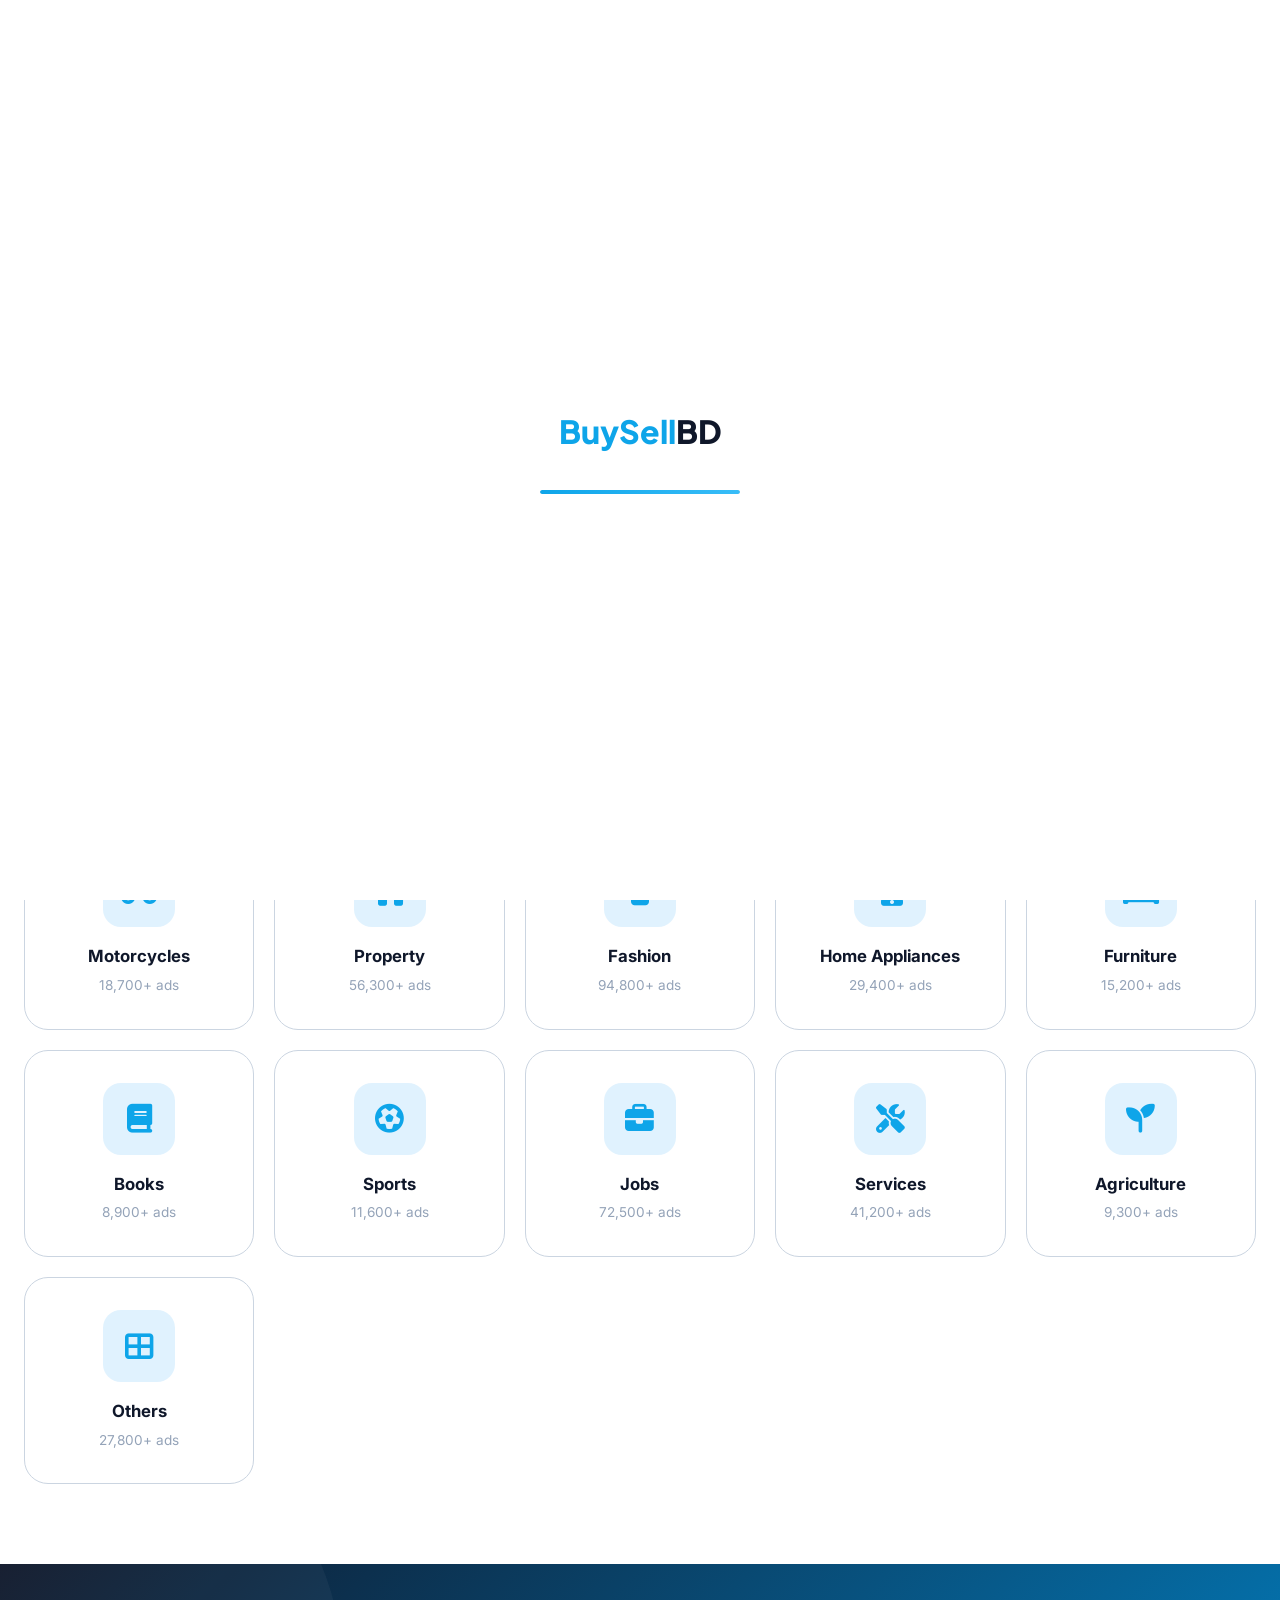
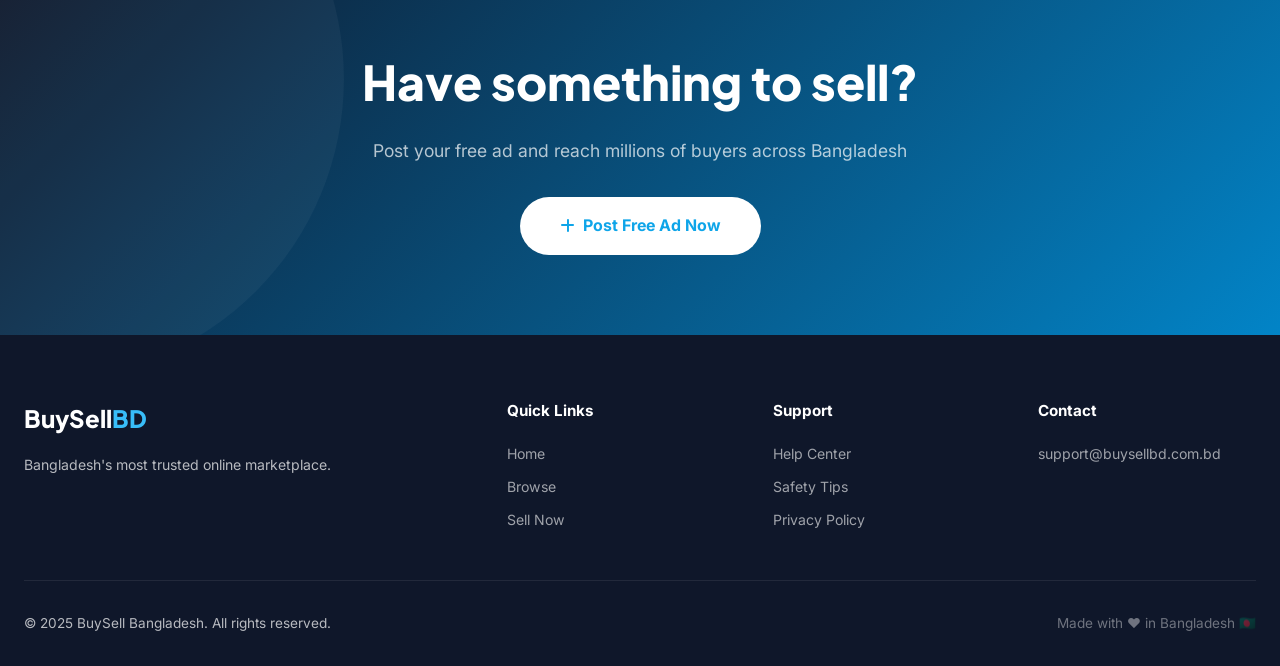
<file: categories.html>
<!DOCTYPE html>
<html lang="en">
<head>
  <meta charset="UTF-8"/>
  <meta name="viewport" content="width=device-width, initial-scale=1.0"/>
  <title>All Categories — BuySell Bangladesh</title>
  <meta name="description" content="Browse all product categories on BuySell Bangladesh. From mobile phones to agriculture, find everything in one place."/>
  <link rel="stylesheet" href="https://cdnjs.cloudflare.com/ajax/libs/font-awesome/6.5.0/css/all.min.css"/>
  <link rel="stylesheet" href="css/style.css"/>
</head>
<body>

<div id="loading-screen">
  <div class="loader-logo">BuySell<span>BD</span></div>
  <div class="loader-bar"><div class="loader-bar-inner"></div></div>
</div>

<nav class="navbar">
  <div class="nav-container">
    <a href="index.html" class="nav-logo">BuySell<span>BD</span></a>
    <div class="nav-search search-with-suggestions">
      <input type="text" placeholder="Search categories..."/>
      <button class="nav-search-btn" onclick="window.location='products.html'"><i class="fas fa-search"></i> Search</button>
    </div>
    <div class="nav-links">
      <a href="index.html" class="nav-link">Home</a>
      <a href="products.html" class="nav-link">Browse</a>
      <a href="categories.html" class="nav-link active">Categories</a>
      <a href="about.html" class="nav-link">About</a>
      <a href="contact.html" class="nav-link">Contact</a>
    </div>
    <div style="display:flex;align-items:center;gap:0.5rem;flex-shrink:0;">
      <a href="sell.html" class="nav-sell-btn"><i class="fas fa-plus"></i> Sell Now</a>
    </div>
    <button class="hamburger" id="hamburger"><span></span><span></span><span></span></button>
  </div>
</nav>
<div class="mobile-menu" id="mobile-menu">
  <a href="index.html" class="nav-link">Home</a>
  <a href="products.html" class="nav-link">Browse Products</a>
  <a href="categories.html" class="nav-link">Categories</a>
  <a href="sell.html" class="nav-link">Post Free Ad</a>
</div>

<section class="page-hero">
  <div class="breadcrumb"><a href="index.html">Home</a> <i class="fas fa-chevron-right"></i> All Categories</div>
  <h1>All Categories</h1>
  <p>Browse 16 categories with millions of listings across Bangladesh</p>
</section>

<section class="section">
  <div class="container">
    <div class="section-header reveal">
      <div class="section-eyebrow">Shop Smarter</div>
      <h2 class="section-title">What are you looking for?</h2>
      <p class="section-subtitle">Choose from our wide range of categories and find exactly what you need</p>
    </div>

    <div class="categories-page-grid">
      <a href="products.html?cat=Mobiles" class="category-page-card reveal">
        <div class="category-page-icon"><i class="fas fa-mobile-alt"></i></div>
        <div class="category-page-name">Mobile Phones</div>
        <div class="category-page-count">48,200+ ads</div>
      </a>
      <a href="products.html?cat=Electronics" class="category-page-card reveal">
        <div class="category-page-icon"><i class="fas fa-tv"></i></div>
        <div class="category-page-name">Electronics</div>
        <div class="category-page-count">34,600+ ads</div>
      </a>
      <a href="products.html?cat=Laptops" class="category-page-card reveal">
        <div class="category-page-icon"><i class="fas fa-laptop"></i></div>
        <div class="category-page-name">Laptops</div>
        <div class="category-page-count">22,100+ ads</div>
      </a>
      <a href="products.html?cat=Computers" class="category-page-card reveal">
        <div class="category-page-icon"><i class="fas fa-desktop"></i></div>
        <div class="category-page-name">Computers</div>
        <div class="category-page-count">14,800+ ads</div>
      </a>
      <a href="products.html?cat=Vehicles" class="category-page-card reveal">
        <div class="category-page-icon"><i class="fas fa-car"></i></div>
        <div class="category-page-name">Vehicles</div>
        <div class="category-page-count">31,500+ ads</div>
      </a>
      <a href="products.html?cat=Motorcycles" class="category-page-card reveal">
        <div class="category-page-icon"><i class="fas fa-motorcycle"></i></div>
        <div class="category-page-name">Motorcycles</div>
        <div class="category-page-count">18,700+ ads</div>
      </a>
      <a href="products.html?cat=Property" class="category-page-card reveal">
        <div class="category-page-icon"><i class="fas fa-home"></i></div>
        <div class="category-page-name">Property</div>
        <div class="category-page-count">56,300+ ads</div>
      </a>
      <a href="products.html?cat=Fashion" class="category-page-card reveal">
        <div class="category-page-icon"><i class="fas fa-tshirt"></i></div>
        <div class="category-page-name">Fashion</div>
        <div class="category-page-count">94,800+ ads</div>
      </a>
      <a href="products.html?cat=Appliances" class="category-page-card reveal">
        <div class="category-page-icon"><i class="fas fa-blender"></i></div>
        <div class="category-page-name">Home Appliances</div>
        <div class="category-page-count">29,400+ ads</div>
      </a>
      <a href="products.html?cat=Furniture" class="category-page-card reveal">
        <div class="category-page-icon"><i class="fas fa-couch"></i></div>
        <div class="category-page-name">Furniture</div>
        <div class="category-page-count">15,200+ ads</div>
      </a>
      <a href="products.html?cat=Books" class="category-page-card reveal">
        <div class="category-page-icon"><i class="fas fa-book"></i></div>
        <div class="category-page-name">Books</div>
        <div class="category-page-count">8,900+ ads</div>
      </a>
      <a href="products.html?cat=Sports" class="category-page-card reveal">
        <div class="category-page-icon"><i class="fas fa-futbol"></i></div>
        <div class="category-page-name">Sports</div>
        <div class="category-page-count">11,600+ ads</div>
      </a>
      <a href="products.html?cat=Jobs" class="category-page-card reveal">
        <div class="category-page-icon"><i class="fas fa-briefcase"></i></div>
        <div class="category-page-name">Jobs</div>
        <div class="category-page-count">72,500+ ads</div>
      </a>
      <a href="products.html?cat=Services" class="category-page-card reveal">
        <div class="category-page-icon"><i class="fas fa-tools"></i></div>
        <div class="category-page-name">Services</div>
        <div class="category-page-count">41,200+ ads</div>
      </a>
      <a href="products.html?cat=Agriculture" class="category-page-card reveal">
        <div class="category-page-icon"><i class="fas fa-seedling"></i></div>
        <div class="category-page-name">Agriculture</div>
        <div class="category-page-count">9,300+ ads</div>
      </a>
      <a href="products.html?cat=Others" class="category-page-card reveal">
        <div class="category-page-icon"><i class="fas fa-th-large"></i></div>
        <div class="category-page-name">Others</div>
        <div class="category-page-count">27,800+ ads</div>
      </a>
    </div>
  </div>
</section>

<!-- CTA -->
<section class="cta-section">
  <div class="container" style="position:relative;z-index:1;">
    <div class="reveal">
      <h2 class="cta-title">Have something to sell?</h2>
      <p class="cta-subtitle">Post your free ad and reach millions of buyers across Bangladesh</p>
      <div class="cta-buttons">
        <a href="sell.html" class="btn btn-white btn-lg"><i class="fas fa-plus"></i> Post Free Ad Now</a>
      </div>
    </div>
  </div>
</section>

<footer class="footer">
  <div class="footer-grid">
    <div><div class="footer-brand-logo">BuySell<span>BD</span></div><p class="footer-brand-desc">Bangladesh's most trusted online marketplace.</p></div>
    <div><div class="footer-col-title">Quick Links</div><div class="footer-links"><a href="index.html">Home</a><a href="products.html">Browse</a><a href="sell.html">Sell Now</a></div></div>
    <div><div class="footer-col-title">Support</div><div class="footer-links"><a href="contact.html">Help Center</a><a href="#">Safety Tips</a><a href="#">Privacy Policy</a></div></div>
    <div><div class="footer-col-title">Contact</div><div class="footer-links"><a href="mailto:support@buysellbd.com.bd">support@buysellbd.com.bd</a></div></div>
  </div>
  <div class="footer-bottom"><span>© 2025 BuySell Bangladesh. All rights reserved.</span><span style="color:rgba(255,255,255,0.4);">Made with ❤️ in Bangladesh 🇧🇩</span></div>
</footer>

<button id="back-to-top"><i class="fas fa-arrow-up"></i></button>
<script src="js/script.js"></script>
</body>
</html>
</file>
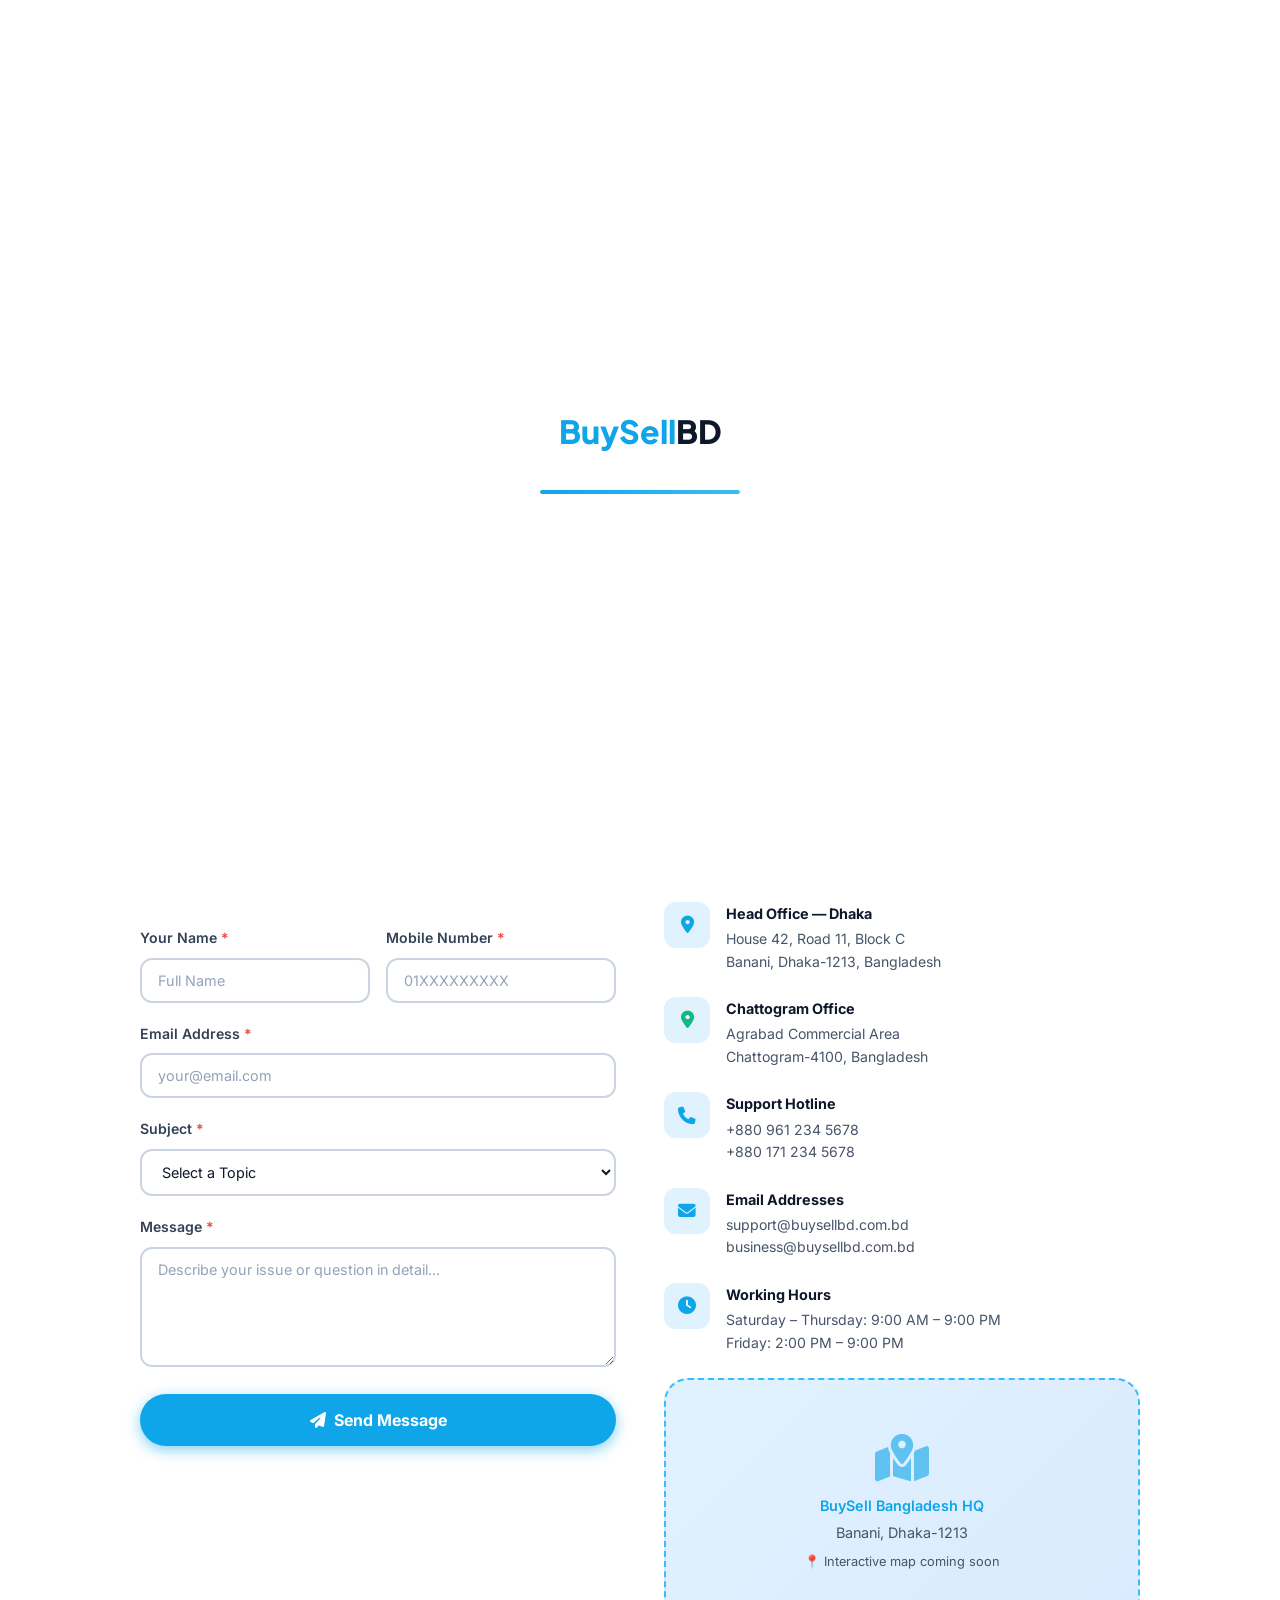
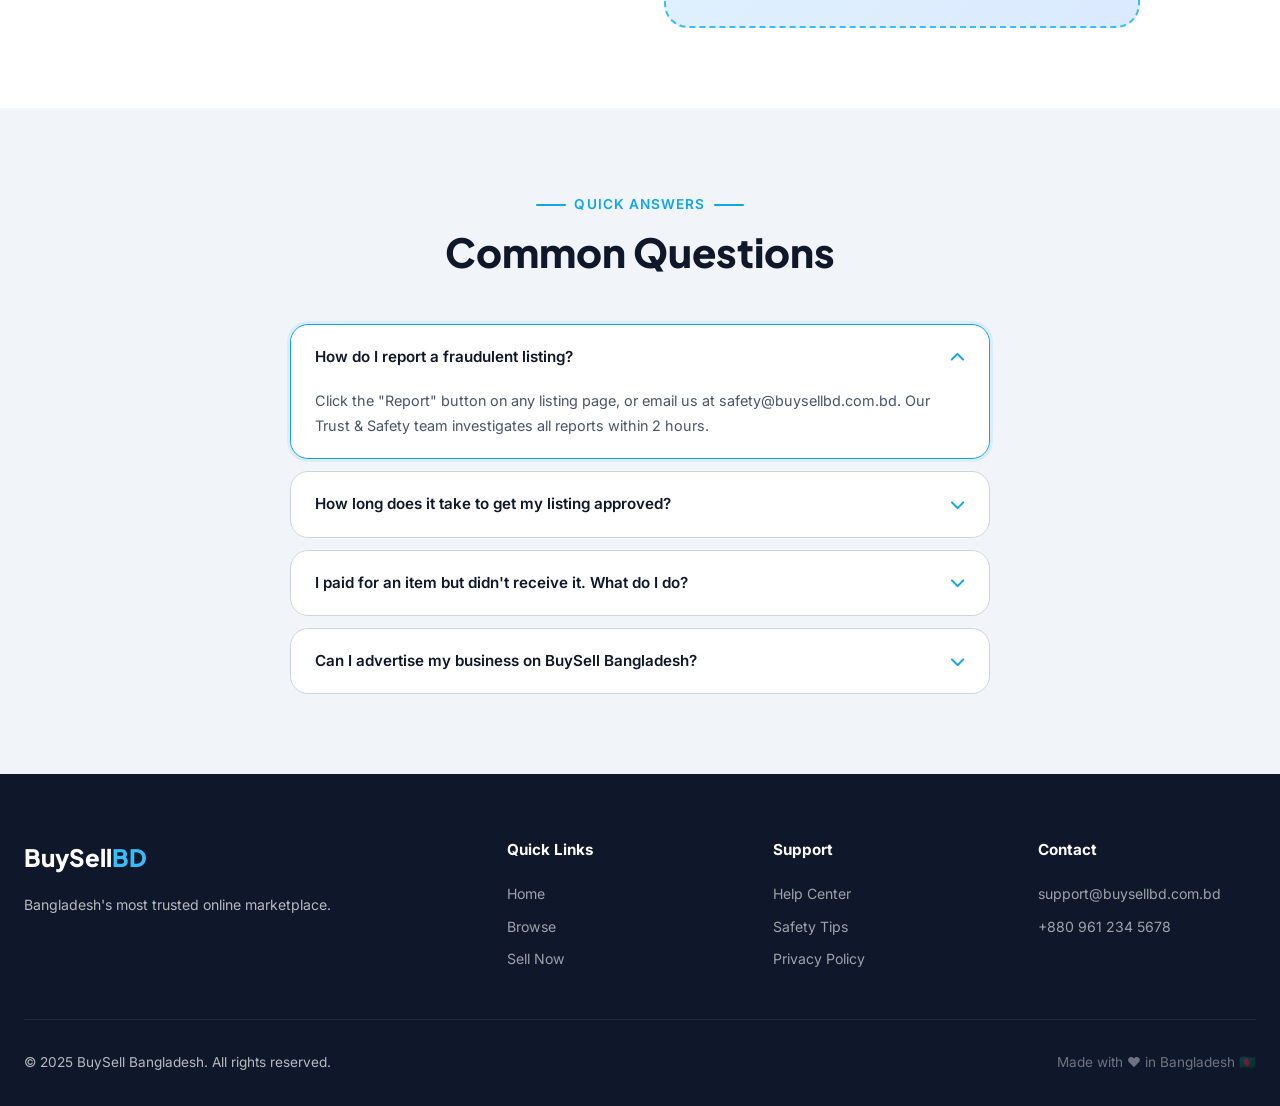
<file: contact.html>
<!DOCTYPE html>
<html lang="en">
<head>
  <meta charset="UTF-8"/>
  <meta name="viewport" content="width=device-width, initial-scale=1.0"/>
  <title>Contact Us — BuySell Bangladesh</title>
  <meta name="description" content="Get in touch with BuySell Bangladesh. We're here to help you with any buying, selling, or technical issue."/>
  <link rel="stylesheet" href="https://cdnjs.cloudflare.com/ajax/libs/font-awesome/6.5.0/css/all.min.css"/>
  <link rel="stylesheet" href="css/style.css"/>
</head>
<body>

<div id="loading-screen">
  <div class="loader-logo">BuySell<span>BD</span></div>
  <div class="loader-bar"><div class="loader-bar-inner"></div></div>
</div>

<nav class="navbar">
  <div class="nav-container">
    <a href="index.html" class="nav-logo">BuySell<span>BD</span></a>
    <div class="nav-search search-with-suggestions">
      <input type="text" placeholder="Search products..."/>
      <button class="nav-search-btn" onclick="window.location='products.html'"><i class="fas fa-search"></i> Search</button>
    </div>
    <div class="nav-links">
      <a href="index.html" class="nav-link">Home</a>
      <a href="products.html" class="nav-link">Browse</a>
      <a href="categories.html" class="nav-link">Categories</a>
      <a href="about.html" class="nav-link">About</a>
      <a href="contact.html" class="nav-link active">Contact</a>
    </div>
    <div style="display:flex;align-items:center;gap:0.5rem;flex-shrink:0;">
      <a href="sell.html" class="nav-sell-btn"><i class="fas fa-plus"></i> Sell Now</a>
    </div>
    <button class="hamburger" id="hamburger"><span></span><span></span><span></span></button>
  </div>
</nav>
<div class="mobile-menu" id="mobile-menu">
  <a href="index.html" class="nav-link">Home</a>
  <a href="products.html" class="nav-link">Browse Products</a>
  <a href="categories.html" class="nav-link">Categories</a>
  <a href="sell.html" class="nav-link">Post Free Ad</a>
</div>

<section class="page-hero">
  <div class="breadcrumb"><a href="index.html">Home</a> <i class="fas fa-chevron-right"></i> Contact Us</div>
  <h1>Get in Touch</h1>
  <p>We're here to help you 7 days a week, 9AM – 9PM BST</p>
</section>

<!-- Quick Help Cards -->
<section class="section section-alt">
  <div class="container">
    <div style="display:grid;grid-template-columns:repeat(auto-fit,minmax(200px,1fr));gap:1.25rem;" class="reveal">
      <div class="stat-card" style="cursor:pointer;" onclick="showToast('Calling support...','info')">
        <div class="stat-icon"><i class="fas fa-phone"></i></div>
        <div style="font-weight:700;color:var(--navy);margin-bottom:0.25rem;">Call Us</div>
        <div style="font-size:0.85rem;color:var(--gray-dark);">+880 961 234 5678</div>
        <div style="font-size:0.78rem;color:var(--gray-mid);margin-top:0.25rem;">9AM – 9PM daily</div>
      </div>
      <div class="stat-card" style="cursor:pointer;" onclick="showToast('Opening email...','info')">
        <div class="stat-icon"><i class="fas fa-envelope"></i></div>
        <div style="font-weight:700;color:var(--navy);margin-bottom:0.25rem;">Email Us</div>
        <div style="font-size:0.85rem;color:var(--gray-dark);">support@buysellbd.com.bd</div>
        <div style="font-size:0.78rem;color:var(--gray-mid);margin-top:0.25rem;">Reply within 24 hours</div>
      </div>
      <div class="stat-card" style="cursor:pointer;" onclick="showToast('Opening chat...','info')">
        <div class="stat-icon" style="background:#D1FAE5;color:var(--success);"><i class="fab fa-whatsapp"></i></div>
        <div style="font-weight:700;color:var(--navy);margin-bottom:0.25rem;">WhatsApp</div>
        <div style="font-size:0.85rem;color:var(--gray-dark);">+880 171 234 5678</div>
        <div style="font-size:0.78rem;color:var(--gray-mid);margin-top:0.25rem;">Instant response</div>
      </div>
      <div class="stat-card" style="cursor:pointer;">
        <div class="stat-icon" style="background:#DBEAFE;color:#1D4ED8;"><i class="fab fa-facebook-f"></i></div>
        <div style="font-weight:700;color:var(--navy);margin-bottom:0.25rem;">Facebook</div>
        <div style="font-size:0.85rem;color:var(--gray-dark);">@BuySellBangladesh</div>
        <div style="font-size:0.78rem;color:var(--gray-mid);margin-top:0.25rem;">Message us anytime</div>
      </div>
    </div>
  </div>
</section>

<section class="section">
  <div class="container">
    <div class="contact-grid reveal">

      <!-- Contact Form -->
      <div>
        <h2 style="font-family:var(--font-display);font-size:1.6rem;font-weight:800;color:var(--navy);margin-bottom:0.5rem;">Send Us a Message</h2>
        <p style="color:var(--gray-dark);margin-bottom:2rem;">Fill out the form and our support team will respond within 24 hours.</p>

        <form id="contact-form">
          <div class="form-row">
            <div class="form-group">
              <label class="form-label">Your Name <span>*</span></label>
              <input type="text" class="form-input" placeholder="Full Name" required/>
            </div>
            <div class="form-group">
              <label class="form-label">Mobile Number <span>*</span></label>
              <input type="tel" class="form-input" placeholder="01XXXXXXXXX" required/>
            </div>
          </div>

          <div class="form-group">
            <label class="form-label">Email Address <span>*</span></label>
            <input type="email" class="form-input" placeholder="your@email.com" required/>
          </div>

          <div class="form-group">
            <label class="form-label">Subject <span>*</span></label>
            <select class="form-input" required>
              <option value="">Select a Topic</option>
              <option>Report a Listing</option>
              <option>Account Issue</option>
              <option>Payment Problem</option>
              <option>Seller Complaint</option>
              <option>Technical Issue</option>
              <option>General Inquiry</option>
              <option>Partnership / Advertising</option>
              <option>Other</option>
            </select>
          </div>

          <div class="form-group">
            <label class="form-label">Message <span>*</span></label>
            <textarea class="form-input" rows="5" placeholder="Describe your issue or question in detail..." required></textarea>
          </div>

          <button type="submit" class="btn btn-primary btn-lg" style="width:100%;justify-content:center;">
            <i class="fas fa-paper-plane"></i> Send Message
          </button>
        </form>
      </div>

      <!-- Contact Info -->
      <div>
        <h2 style="font-family:var(--font-display);font-size:1.6rem;font-weight:800;color:var(--navy);margin-bottom:0.5rem;">Our Office</h2>
        <p style="color:var(--gray-dark);margin-bottom:2rem;">Visit us or reach out through any of these channels.</p>

        <div class="contact-info-item">
          <div class="contact-info-icon"><i class="fas fa-map-marker-alt"></i></div>
          <div>
            <div class="contact-info-label">Head Office — Dhaka</div>
            <div class="contact-info-value">House 42, Road 11, Block C<br/>Banani, Dhaka-1213, Bangladesh</div>
          </div>
        </div>

        <div class="contact-info-item">
          <div class="contact-info-icon"><i class="fas fa-map-marker-alt" style="color:var(--success);"></i></div>
          <div>
            <div class="contact-info-label">Chattogram Office</div>
            <div class="contact-info-value">Agrabad Commercial Area<br/>Chattogram-4100, Bangladesh</div>
          </div>
        </div>

        <div class="contact-info-item">
          <div class="contact-info-icon"><i class="fas fa-phone"></i></div>
          <div>
            <div class="contact-info-label">Support Hotline</div>
            <div class="contact-info-value">+880 961 234 5678<br/>+880 171 234 5678</div>
          </div>
        </div>

        <div class="contact-info-item">
          <div class="contact-info-icon"><i class="fas fa-envelope"></i></div>
          <div>
            <div class="contact-info-label">Email Addresses</div>
            <div class="contact-info-value">
              support@buysellbd.com.bd<br/>
              business@buysellbd.com.bd
            </div>
          </div>
        </div>

        <div class="contact-info-item">
          <div class="contact-info-icon"><i class="fas fa-clock"></i></div>
          <div>
            <div class="contact-info-label">Working Hours</div>
            <div class="contact-info-value">Saturday – Thursday: 9:00 AM – 9:00 PM<br/>Friday: 2:00 PM – 9:00 PM</div>
          </div>
        </div>

        <!-- Map Placeholder -->
        <div class="map-placeholder">
          <i class="fas fa-map-marked-alt"></i>
          <p style="font-weight:600;color:var(--primary);margin-bottom:0.25rem;">BuySell Bangladesh HQ</p>
          <p>Banani, Dhaka-1213</p>
          <p style="font-size:0.8rem;margin-top:0.5rem;">📍 Interactive map coming soon</p>
        </div>
      </div>

    </div>
  </div>
</section>

<!-- FAQ on Contact Page -->
<section class="section section-alt">
  <div class="container">
    <div class="section-header reveal">
      <div class="section-eyebrow">Quick Answers</div>
      <h2 class="section-title">Common Questions</h2>
    </div>
    <div class="faq-list reveal">
      <div class="faq-item open">
        <div class="faq-question">How do I report a fraudulent listing? <i class="fas fa-chevron-down"></i></div>
        <div class="faq-answer">Click the "Report" button on any listing page, or email us at safety@buysellbd.com.bd. Our Trust & Safety team investigates all reports within 2 hours.</div>
      </div>
      <div class="faq-item">
        <div class="faq-question">How long does it take to get my listing approved? <i class="fas fa-chevron-down"></i></div>
        <div class="faq-answer">Most listings are reviewed and approved within 30 minutes. During peak hours (evenings and weekends), it may take up to 2 hours.</div>
      </div>
      <div class="faq-item">
        <div class="faq-question">I paid for an item but didn't receive it. What do I do? <i class="fas fa-chevron-down"></i></div>
        <div class="faq-answer">Contact us immediately at support@buysellbd.com.bd with your order details. Our dispute resolution team will step in and help mediate within 24 hours.</div>
      </div>
      <div class="faq-item">
        <div class="faq-question">Can I advertise my business on BuySell Bangladesh? <i class="fas fa-chevron-down"></i></div>
        <div class="faq-answer">Yes! We offer featured listing packages, banner advertisements, and category sponsorships. Email business@buysellbd.com.bd for our media kit.</div>
      </div>
    </div>
  </div>
</section>

<footer class="footer">
  <div class="footer-grid">
    <div><div class="footer-brand-logo">BuySell<span>BD</span></div><p class="footer-brand-desc">Bangladesh's most trusted online marketplace.</p></div>
    <div><div class="footer-col-title">Quick Links</div><div class="footer-links"><a href="index.html">Home</a><a href="products.html">Browse</a><a href="sell.html">Sell Now</a></div></div>
    <div><div class="footer-col-title">Support</div><div class="footer-links"><a href="contact.html">Help Center</a><a href="#">Safety Tips</a><a href="#">Privacy Policy</a></div></div>
    <div><div class="footer-col-title">Contact</div><div class="footer-links"><a href="mailto:support@buysellbd.com.bd">support@buysellbd.com.bd</a><a href="tel:+8809612345678">+880 961 234 5678</a></div></div>
  </div>
  <div class="footer-bottom"><span>© 2025 BuySell Bangladesh. All rights reserved.</span><span style="color:rgba(255,255,255,0.4);">Made with ❤️ in Bangladesh 🇧🇩</span></div>
</footer>

<button id="back-to-top"><i class="fas fa-arrow-up"></i></button>
<script src="js/script.js"></script>
<style>
@media(max-width:768px){.contact-grid{grid-template-columns:1fr!important}.form-row{grid-template-columns:1fr!important}}
</style>
</body>
</html>
</file>
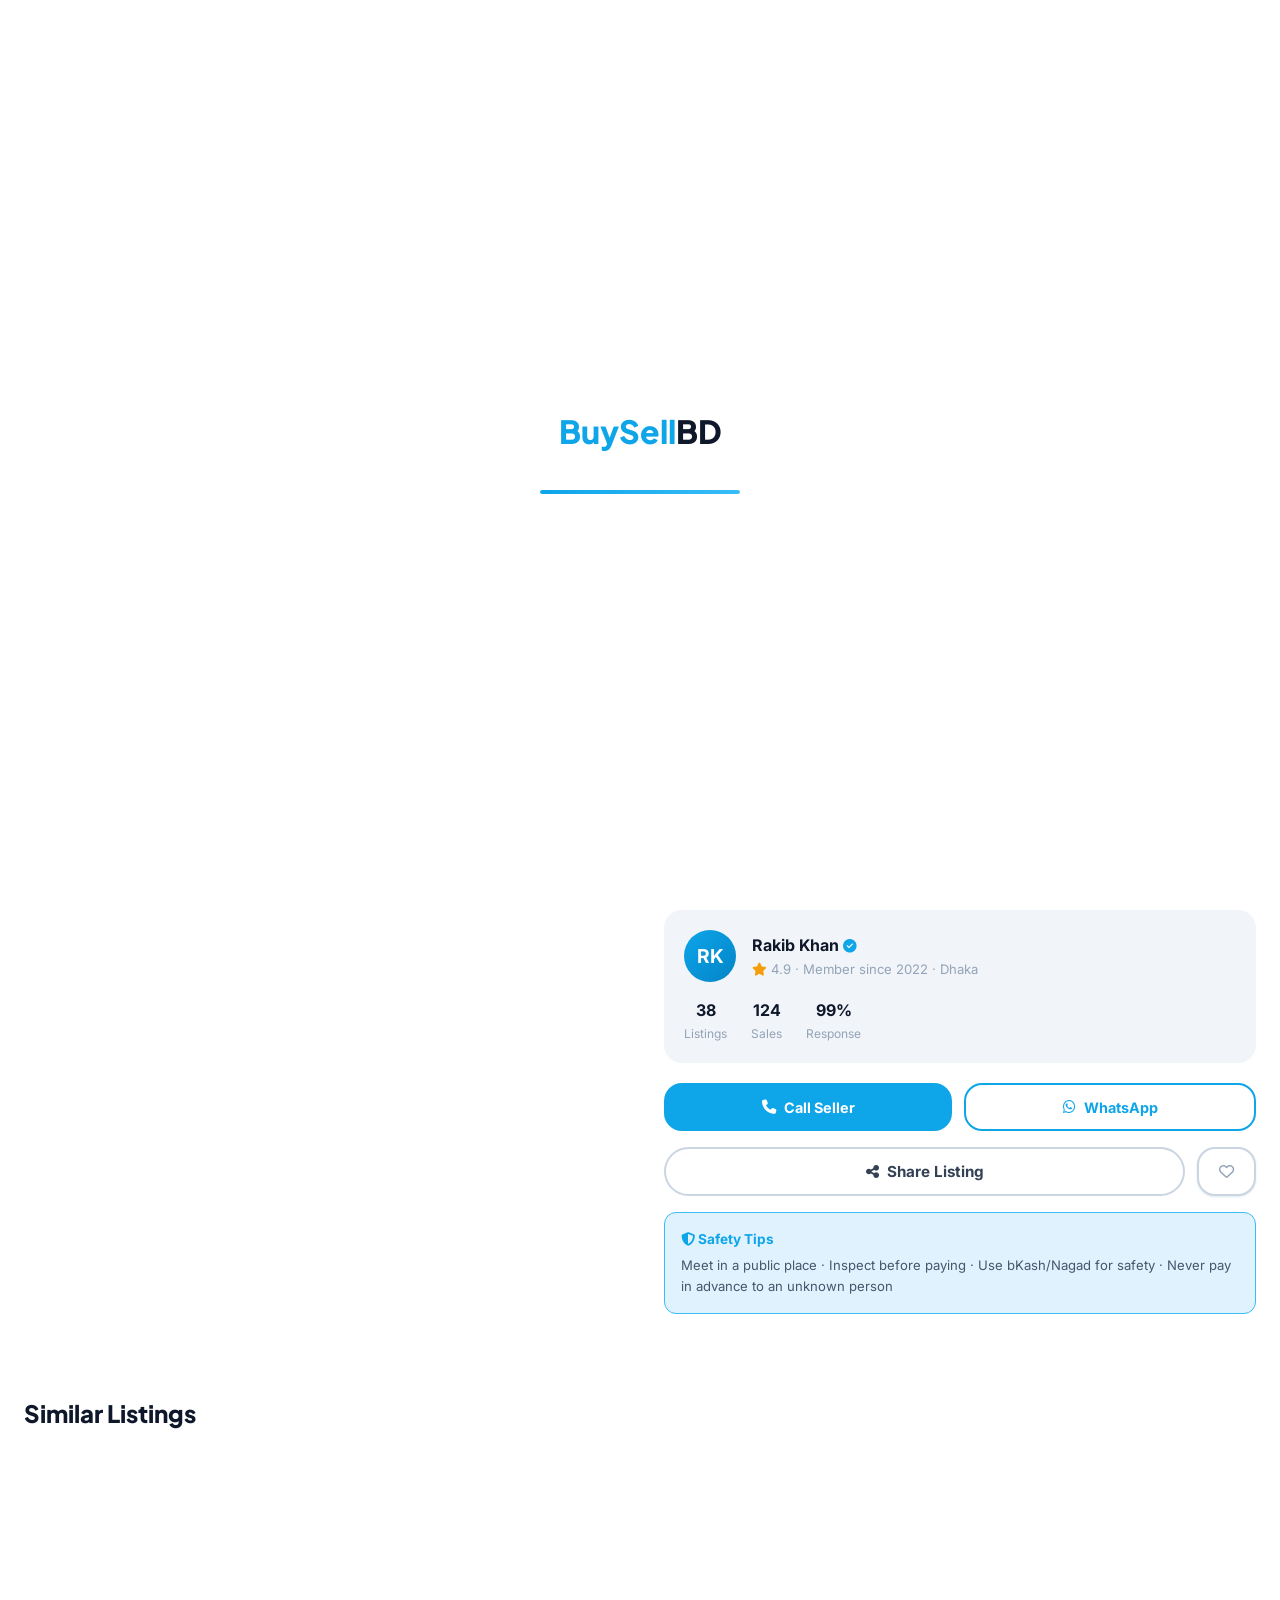
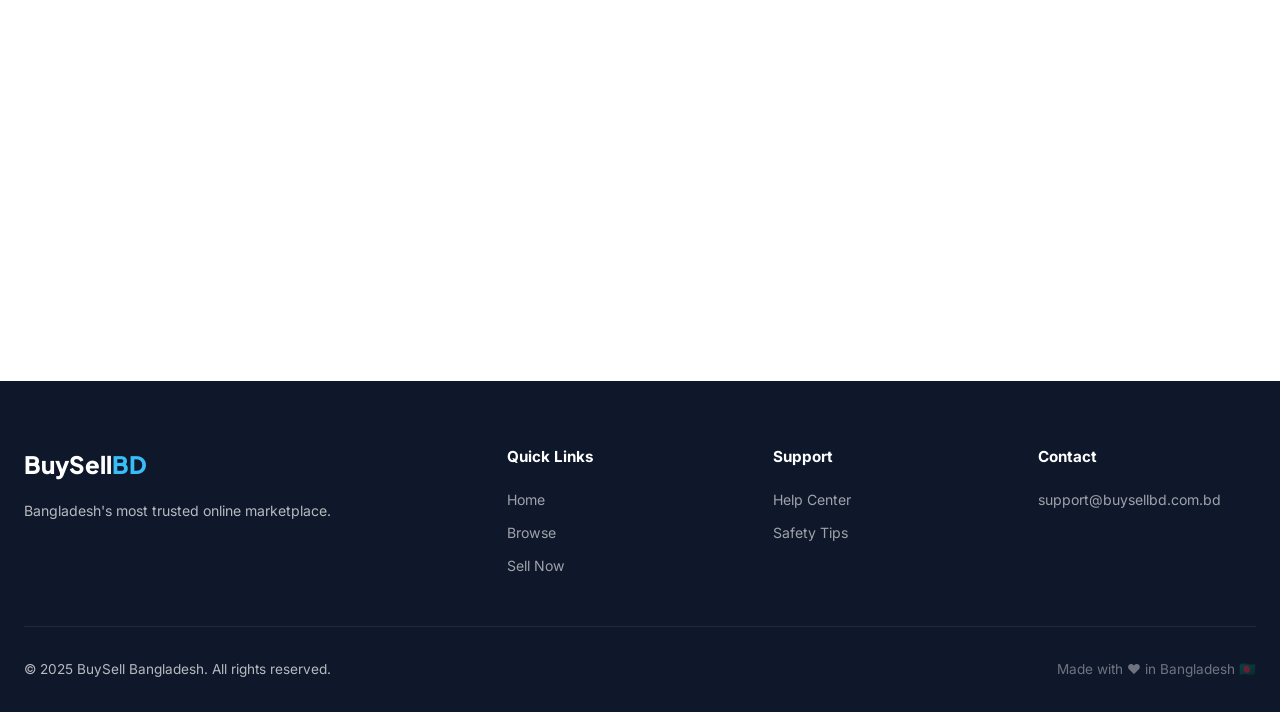
<file: product.html>
<!DOCTYPE html>
<html lang="en">
<head>
  <meta charset="UTF-8"/>
  <meta name="viewport" content="width=device-width, initial-scale=1.0"/>
  <title>Apple iPhone 14 Pro — BuySell Bangladesh</title>
  <meta name="description" content="Buy Apple iPhone 14 Pro 256GB Deep Purple. Great condition, verified seller in Gulshan, Dhaka."/>
  <link rel="stylesheet" href="https://cdnjs.cloudflare.com/ajax/libs/font-awesome/6.5.0/css/all.min.css"/>
  <link rel="stylesheet" href="css/style.css"/>
</head>
<body>

<div id="loading-screen">
  <div class="loader-logo">BuySell<span>BD</span></div>
  <div class="loader-bar"><div class="loader-bar-inner"></div></div>
</div>

<nav class="navbar">
  <div class="nav-container">
    <a href="index.html" class="nav-logo">BuySell<span>BD</span></a>
    <div class="nav-search search-with-suggestions">
      <input type="text" placeholder="Search products..."/>
      <button class="nav-search-btn" onclick="window.location='products.html'"><i class="fas fa-search"></i> Search</button>
    </div>
    <div class="nav-links">
      <a href="index.html" class="nav-link">Home</a>
      <a href="products.html" class="nav-link">Browse</a>
      <a href="categories.html" class="nav-link">Categories</a>
      <a href="about.html" class="nav-link">About</a>
      <a href="contact.html" class="nav-link">Contact</a>
    </div>
    <div style="display:flex;align-items:center;gap:0.5rem;flex-shrink:0;">
      <a href="sell.html" class="nav-sell-btn"><i class="fas fa-plus"></i> Sell Now</a>
    </div>
    <button class="hamburger" id="hamburger"><span></span><span></span><span></span></button>
  </div>
</nav>
<div class="mobile-menu" id="mobile-menu">
  <a href="index.html" class="nav-link">Home</a>
  <a href="products.html" class="nav-link">Browse Products</a>
  <a href="categories.html" class="nav-link">Categories</a>
  <a href="sell.html" class="nav-link">Post Free Ad</a>
</div>

<div class="product-detail">
  <!-- Breadcrumb -->
  <div class="breadcrumb" style="justify-content:flex-start;margin-bottom:1.5rem;color:var(--gray-mid);font-size:0.85rem;">
    <a href="index.html" style="color:var(--primary);">Home</a>
    <i class="fas fa-chevron-right"></i>
    <a href="products.html" style="color:var(--primary);">Browse</a>
    <i class="fas fa-chevron-right"></i>
    <span>Mobile Phones</span>
    <i class="fas fa-chevron-right"></i>
    <span style="color:var(--navy);">iPhone 14 Pro</span>
  </div>

  <div class="product-detail-grid">
    <!-- Gallery -->
    <div class="product-gallery">
      <div class="gallery-main">
        <div id="main-gallery-img" style="width:100%;height:100%;background:linear-gradient(135deg,#e0f2fe,#bae6fd);display:flex;align-items:center;justify-content:center;font-size:8rem;">📱</div>
      </div>
      <div class="gallery-thumbs">
        <div class="gallery-thumb active" onclick="switchGallery(this,'📱','linear-gradient(135deg,#e0f2fe,#bae6fd)')">
          <div style="width:100%;height:100%;background:linear-gradient(135deg,#e0f2fe,#bae6fd);display:flex;align-items:center;justify-content:center;font-size:2rem;">📱</div>
        </div>
        <div class="gallery-thumb" onclick="switchGallery(this,'🔋','linear-gradient(135deg,#f0fdf4,#bbf7d0)')">
          <div style="width:100%;height:100%;background:linear-gradient(135deg,#f0fdf4,#bbf7d0);display:flex;align-items:center;justify-content:center;font-size:2rem;">🔋</div>
        </div>
        <div class="gallery-thumb" onclick="switchGallery(this,'📦','linear-gradient(135deg,#fef3c7,#fde68a)')">
          <div style="width:100%;height:100%;background:linear-gradient(135deg,#fef3c7,#fde68a);display:flex;align-items:center;justify-content:center;font-size:2rem;">📦</div>
        </div>
        <div class="gallery-thumb" onclick="switchGallery(this,'📸','linear-gradient(135deg,#ede9fe,#ddd6fe)')">
          <div style="width:100%;height:100%;background:linear-gradient(135deg,#ede9fe,#ddd6fe);display:flex;align-items:center;justify-content:center;font-size:2rem;">📸</div>
        </div>
      </div>
    </div>

    <!-- Product Info -->
    <div class="product-detail-info">
      <div style="display:flex;align-items:center;gap:0.75rem;margin-bottom:1rem;flex-wrap:wrap;">
        <span class="product-badge featured" style="position:static;">Featured</span>
        <span class="chip condition-used">Used — Like New</span>
        <span style="font-size:0.8rem;color:var(--gray-mid);"><i class="fas fa-eye"></i> 1,243 views</span>
      </div>

      <div class="product-detail-price">৳ 95,000</div>
      <h1 class="product-detail-title">Apple iPhone 14 Pro 256GB — Deep Purple</h1>

      <div class="product-info-grid">
        <div class="product-info-item">
          <div class="product-info-label">Brand</div>
          <div class="product-info-value">Apple</div>
        </div>
        <div class="product-info-item">
          <div class="product-info-label">Model</div>
          <div class="product-info-value">iPhone 14 Pro</div>
        </div>
        <div class="product-info-item">
          <div class="product-info-label">Storage</div>
          <div class="product-info-value">256 GB</div>
        </div>
        <div class="product-info-item">
          <div class="product-info-label">Condition</div>
          <div class="product-info-value">Used — Like New</div>
        </div>
        <div class="product-info-item">
          <div class="product-info-label">Location</div>
          <div class="product-info-value"><i class="fas fa-map-marker-alt" style="color:var(--primary);"></i> Gulshan, Dhaka</div>
        </div>
        <div class="product-info-item">
          <div class="product-info-label">Posted</div>
          <div class="product-info-value">2 hours ago</div>
        </div>
        <div class="product-info-item">
          <div class="product-info-label">Delivery</div>
          <div class="product-info-value">Nationwide Available</div>
        </div>
        <div class="product-info-item">
          <div class="product-info-label">Payment</div>
          <div class="product-info-value">bKash · Nagad · Cash</div>
        </div>
      </div>

      <div class="product-detail-desc">
        <strong style="display:block;margin-bottom:0.5rem;color:var(--navy);">Description</strong>
        Selling my Apple iPhone 14 Pro 256GB in Deep Purple. The phone is in excellent condition — like new, with no scratches or dents. Only used for 8 months. Comes with the original box, charger, and all accessories. Battery health is 97%. I am upgrading to iPhone 15 Pro, which is the only reason for selling. Price is slightly negotiable for serious buyers. No exchanges please. Preferably meet in Gulshan or Banani area, Dhaka.
      </div>

      <!-- Seller Card -->
      <div class="seller-card">
        <div class="seller-card-header">
          <div class="seller-card-avatar">RK</div>
          <div>
            <div class="seller-card-name">Rakib Khan <i class="fas fa-check-circle" style="color:var(--primary);font-size:0.85rem;" title="Verified"></i></div>
            <div class="seller-card-meta"><i class="fas fa-star" style="color:var(--warning);"></i> 4.9 · Member since 2022 · Dhaka</div>
          </div>
        </div>
        <div class="seller-card-stats">
          <div class="seller-stat"><div class="seller-stat-num">38</div><div class="seller-stat-label">Listings</div></div>
          <div class="seller-stat"><div class="seller-stat-num">124</div><div class="seller-stat-label">Sales</div></div>
          <div class="seller-stat"><div class="seller-stat-num">99%</div><div class="seller-stat-label">Response</div></div>
        </div>
      </div>

      <div class="contact-buttons">
        <button class="contact-btn contact-btn-primary" onclick="showToast('Connecting you with the seller...','success')">
          <i class="fas fa-phone"></i> Call Seller
        </button>
        <button class="contact-btn contact-btn-outline" onclick="showToast('Opening chat...','info')">
          <i class="fab fa-whatsapp"></i> WhatsApp
        </button>
      </div>

      <div style="display:flex;gap:0.75rem;">
        <button class="btn btn-outline share-btn" style="flex:1;justify-content:center;border-color:var(--gray-light);color:var(--navy-soft);">
          <i class="fas fa-share-alt"></i> Share Listing
        </button>
        <button class="product-wishlist" style="position:static;width:auto;height:auto;border-radius:var(--radius-lg);padding:0.75rem 1.25rem;background:white;border:2px solid var(--gray-light);" onclick="this.classList.toggle('active');showToast('Added to wishlist!','success')">
          <i class="far fa-heart"></i>
        </button>
      </div>

      <!-- Safety tip -->
      <div style="background:var(--primary-pale);border:1px solid var(--primary-light);border-radius:var(--radius-md);padding:1rem;margin-top:1rem;">
        <div style="font-weight:700;color:var(--primary);font-size:0.85rem;margin-bottom:0.3rem;"><i class="fas fa-shield-alt"></i> Safety Tips</div>
        <div style="font-size:0.82rem;color:var(--gray-dark);">Meet in a public place · Inspect before paying · Use bKash/Nagad for safety · Never pay in advance to an unknown person</div>
      </div>
    </div>
  </div>

  <!-- Similar Products -->
  <div style="margin-top:4rem;">
    <h2 style="font-family:var(--font-display);font-size:1.5rem;font-weight:800;color:var(--navy);margin-bottom:1.5rem;">Similar Listings</h2>
    <div class="products-grid">
      <a href="product.html" class="product-card">
        <div class="product-img-wrap">
          <div style="width:100%;height:100%;background:linear-gradient(135deg,#e0f2fe,#bae6fd);display:flex;align-items:center;justify-content:center;font-size:3rem;">📱</div>
          <button class="product-wishlist" onclick="event.preventDefault()"><i class="far fa-heart"></i></button>
        </div>
        <div class="product-body">
          <div class="product-price">৳ 88,000</div>
          <div class="product-name">iPhone 14 128GB Midnight Black</div>
          <div class="product-meta"><i class="fas fa-map-marker-alt"></i> Dhanmondi, Dhaka</div>
        </div>
        <div class="product-footer"><div class="product-seller"><div class="seller-avatar">JA</div><span class="seller-name">Jalal A.</span></div><span class="product-date">1 day ago</span></div>
      </a>
      <a href="product.html" class="product-card">
        <div class="product-img-wrap">
          <div style="width:100%;height:100%;background:linear-gradient(135deg,#fef3c7,#fde68a);display:flex;align-items:center;justify-content:center;font-size:3rem;">📱</div>
          <button class="product-wishlist" onclick="event.preventDefault()"><i class="far fa-heart"></i></button>
        </div>
        <div class="product-body">
          <div class="product-price">৳ 1,15,000</div>
          <div class="product-name">Samsung Galaxy S24 Ultra 512GB</div>
          <div class="product-meta"><i class="fas fa-map-marker-alt"></i> Banani, Dhaka</div>
        </div>
        <div class="product-footer"><div class="product-seller"><div class="seller-avatar">SR</div><span class="seller-name">Sakib R.</span></div><span class="product-date">5 hrs ago</span></div>
      </a>
      <a href="product.html" class="product-card">
        <div class="product-img-wrap">
          <div style="width:100%;height:100%;background:linear-gradient(135deg,#f0fdf4,#bbf7d0);display:flex;align-items:center;justify-content:center;font-size:3rem;">📱</div>
          <span class="product-badge new">New</span>
          <button class="product-wishlist" onclick="event.preventDefault()"><i class="far fa-heart"></i></button>
        </div>
        <div class="product-body">
          <div class="product-price">৳ 72,000</div>
          <div class="product-name">Google Pixel 8 Pro — Brand New</div>
          <div class="product-meta"><i class="fas fa-map-marker-alt"></i> Mirpur, Dhaka</div>
        </div>
        <div class="product-footer"><div class="product-seller"><div class="seller-avatar">PK</div><span class="seller-name">Priya K.</span></div><span class="product-date">2 days ago</span></div>
      </a>
      <a href="product.html" class="product-card">
        <div class="product-img-wrap">
          <div style="width:100%;height:100%;background:linear-gradient(135deg,#ede9fe,#ddd6fe);display:flex;align-items:center;justify-content:center;font-size:3rem;">📱</div>
          <button class="product-wishlist" onclick="event.preventDefault()"><i class="far fa-heart"></i></button>
        </div>
        <div class="product-body">
          <div class="product-price">৳ 45,000</div>
          <div class="product-name">OnePlus 12R 256GB — Good Condition</div>
          <div class="product-meta"><i class="fas fa-map-marker-alt"></i> Uttara, Dhaka</div>
        </div>
        <div class="product-footer"><div class="product-seller"><div class="seller-avatar">NM</div><span class="seller-name">Nabil M.</span></div><span class="product-date">3 days ago</span></div>
      </a>
    </div>
  </div>
</div>

<footer class="footer" style="margin-top:4rem;">
  <div class="footer-grid">
    <div>
      <div class="footer-brand-logo">BuySell<span>BD</span></div>
      <p class="footer-brand-desc">Bangladesh's most trusted online marketplace.</p>
    </div>
    <div><div class="footer-col-title">Quick Links</div><div class="footer-links"><a href="index.html">Home</a><a href="products.html">Browse</a><a href="sell.html">Sell Now</a></div></div>
    <div><div class="footer-col-title">Support</div><div class="footer-links"><a href="contact.html">Help Center</a><a href="#">Safety Tips</a></div></div>
    <div><div class="footer-col-title">Contact</div><div class="footer-links"><a href="mailto:support@buysellbd.com.bd">support@buysellbd.com.bd</a></div></div>
  </div>
  <div class="footer-bottom"><span>© 2025 BuySell Bangladesh. All rights reserved.</span><span style="color:rgba(255,255,255,0.4);">Made with ❤️ in Bangladesh 🇧🇩</span></div>
</footer>

<button id="back-to-top"><i class="fas fa-arrow-up"></i></button>
<script src="js/script.js"></script>
<script>
function switchGallery(thumb, emoji, bg) {
  document.querySelectorAll('.gallery-thumb').forEach(t => t.classList.remove('active'));
  thumb.classList.add('active');
  document.getElementById('main-gallery-img').style.background = bg;
  document.getElementById('main-gallery-img').textContent = emoji;
}
</script>
</body>
</html>
</file>
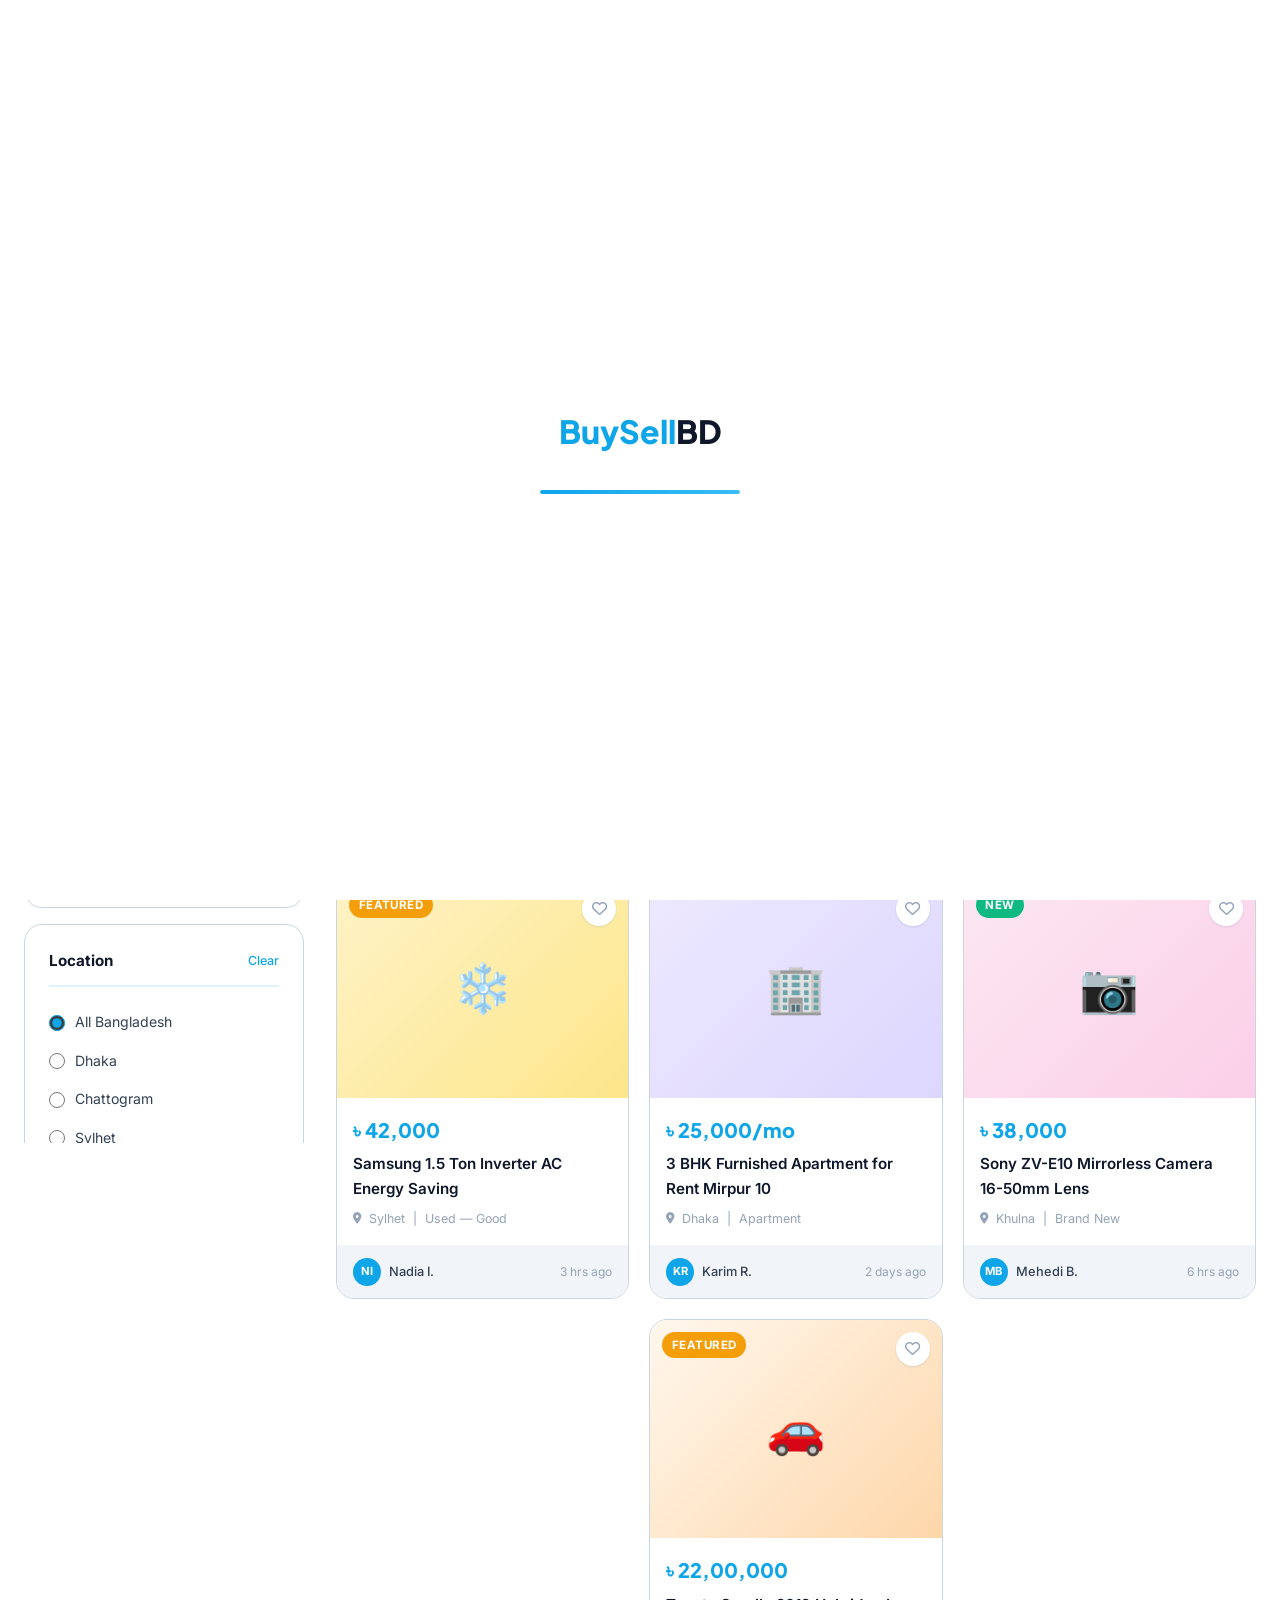
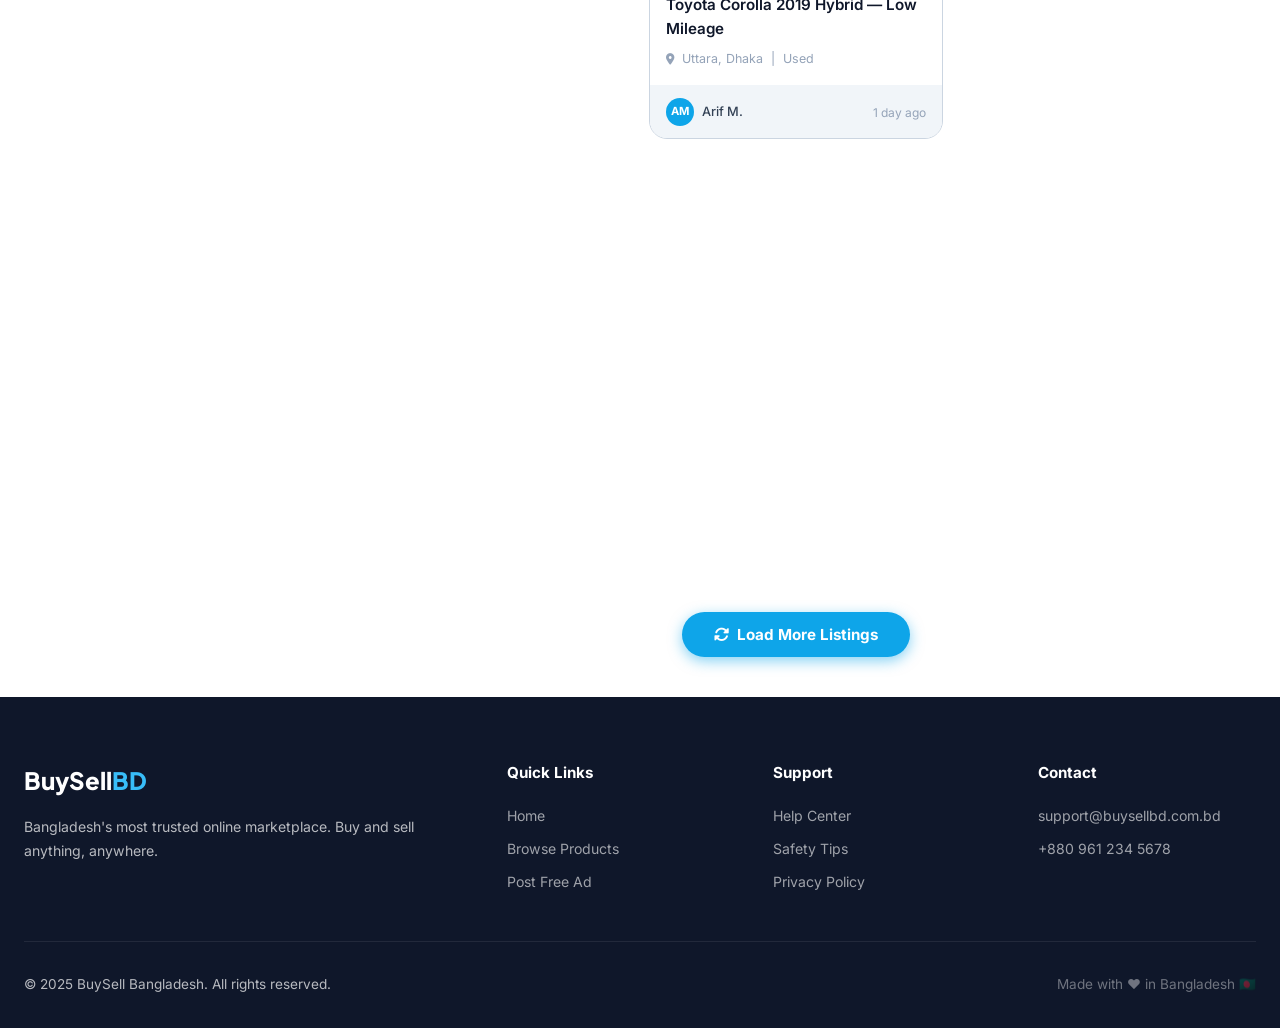
<file: products.html>
<!DOCTYPE html>
<html lang="en">
<head>
  <meta charset="UTF-8"/>
  <meta name="viewport" content="width=device-width, initial-scale=1.0"/>
  <title>Browse Products — BuySell Bangladesh</title>
  <meta name="description" content="Browse thousands of listings on BuySell Bangladesh. Filter by category, location, price and condition."/>
  <link rel="stylesheet" href="https://cdnjs.cloudflare.com/ajax/libs/font-awesome/6.5.0/css/all.min.css"/>
  <link rel="stylesheet" href="css/style.css"/>
</head>
<body>

<div id="loading-screen">
  <div class="loader-logo">BuySell<span>BD</span></div>
  <div class="loader-bar"><div class="loader-bar-inner"></div></div>
</div>

<nav class="navbar">
  <div class="nav-container">
    <a href="index.html" class="nav-logo">BuySell<span>BD</span></a>
    <div class="nav-search search-with-suggestions">
      <input type="text" id="product-search" placeholder="Search products..."/>
      <button class="nav-search-btn"><i class="fas fa-search"></i> Search</button>
    </div>
    <div class="nav-links">
      <a href="index.html" class="nav-link">Home</a>
      <a href="products.html" class="nav-link active">Browse</a>
      <a href="categories.html" class="nav-link">Categories</a>
      <a href="about.html" class="nav-link">About</a>
      <a href="contact.html" class="nav-link">Contact</a>
    </div>
    <div style="display:flex;align-items:center;gap:0.5rem;flex-shrink:0;">
      <a href="sell.html" class="nav-sell-btn"><i class="fas fa-plus"></i> Sell Now</a>
    </div>
    <button class="hamburger" id="hamburger"><span></span><span></span><span></span></button>
  </div>
</nav>
<div class="mobile-menu" id="mobile-menu">
  <a href="index.html" class="nav-link">Home</a>
  <a href="products.html" class="nav-link">Browse Products</a>
  <a href="categories.html" class="nav-link">Categories</a>
  <a href="sell.html" class="nav-link">Post Free Ad</a>
</div>

<section class="page-hero">
  <div class="breadcrumb"><a href="index.html">Home</a> <i class="fas fa-chevron-right"></i> Browse Products</div>
  <h1>Browse All Products</h1>
  <p>Find great deals from trusted sellers across Bangladesh</p>
</section>

<div class="products-layout">
  <!-- Sidebar Filters -->
  <aside class="sidebar">
    <div class="sidebar-card">
      <div class="sidebar-title">Category <span class="clear">Clear</span></div>
      <div class="filter-option"><input type="radio" name="cat" value="all" checked/><span class="filter-label">All Categories</span></div>
      <div class="filter-option"><input type="radio" name="cat" value="Mobiles"/><span class="filter-label">Mobile Phones</span><span class="filter-count">48,200</span></div>
      <div class="filter-option"><input type="radio" name="cat" value="Laptops"/><span class="filter-label">Laptops</span><span class="filter-count">22,100</span></div>
      <div class="filter-option"><input type="radio" name="cat" value="Vehicles"/><span class="filter-label">Vehicles</span><span class="filter-count">31,500</span></div>
      <div class="filter-option"><input type="radio" name="cat" value="Motorcycles"/><span class="filter-label">Motorcycles</span><span class="filter-count">18,700</span></div>
      <div class="filter-option"><input type="radio" name="cat" value="Property"/><span class="filter-label">Property</span><span class="filter-count">56,300</span></div>
      <div class="filter-option"><input type="radio" name="cat" value="Fashion"/><span class="filter-label">Fashion</span><span class="filter-count">94,800</span></div>
      <div class="filter-option"><input type="radio" name="cat" value="Appliances"/><span class="filter-label">Home Appliances</span><span class="filter-count">29,400</span></div>
      <div class="filter-option"><input type="radio" name="cat" value="Furniture"/><span class="filter-label">Furniture</span><span class="filter-count">15,200</span></div>
      <div class="filter-option"><input type="radio" name="cat" value="Books"/><span class="filter-label">Books</span><span class="filter-count">8,900</span></div>
      <div class="filter-option"><input type="radio" name="cat" value="Sports"/><span class="filter-label">Sports</span><span class="filter-count">11,600</span></div>
    </div>

    <div class="sidebar-card">
      <div class="sidebar-title">Location <span class="clear">Clear</span></div>
      <div class="filter-option"><input type="radio" name="loc" value="all" checked/><span class="filter-label">All Bangladesh</span></div>
      <div class="filter-option"><input type="radio" name="loc" value="Dhaka"/><span class="filter-label">Dhaka</span></div>
      <div class="filter-option"><input type="radio" name="loc" value="Chattogram"/><span class="filter-label">Chattogram</span></div>
      <div class="filter-option"><input type="radio" name="loc" value="Sylhet"/><span class="filter-label">Sylhet</span></div>
      <div class="filter-option"><input type="radio" name="loc" value="Rajshahi"/><span class="filter-label">Rajshahi</span></div>
      <div class="filter-option"><input type="radio" name="loc" value="Khulna"/><span class="filter-label">Khulna</span></div>
      <div class="filter-option"><input type="radio" name="loc" value="Barishal"/><span class="filter-label">Barishal</span></div>
      <div class="filter-option"><input type="radio" name="loc" value="Rangpur"/><span class="filter-label">Rangpur</span></div>
      <div class="filter-option"><input type="radio" name="loc" value="Mymensingh"/><span class="filter-label">Mymensingh</span></div>
      <div class="filter-option"><input type="radio" name="loc" value="Cox's Bazar"/><span class="filter-label">Cox's Bazar</span></div>
    </div>

    <div class="sidebar-card">
      <div class="sidebar-title">Price Range (৳)</div>
      <div class="price-range-inputs">
        <input type="number" class="price-input" id="price-min" placeholder="Min"/>
        <input type="number" class="price-input" id="price-max" placeholder="Max"/>
      </div>
      <button id="apply-price" class="btn btn-primary btn-sm" style="margin-top:0.75rem;width:100%;justify-content:center;">Apply</button>
    </div>

    <div class="sidebar-card">
      <div class="sidebar-title">Condition</div>
      <div class="filter-option"><input type="checkbox" value="new"/><span class="filter-label">Brand New</span></div>
      <div class="filter-option"><input type="checkbox" value="like-new"/><span class="filter-label">Like New</span></div>
      <div class="filter-option"><input type="checkbox" value="good"/><span class="filter-label">Good Condition</span></div>
      <div class="filter-option"><input type="checkbox" value="fair"/><span class="filter-label">Fair Condition</span></div>
    </div>
  </aside>

  <!-- Products Area -->
  <main>
    <div class="products-header">
      <div class="products-count">Showing <span id="results-count">24</span> results</div>
      <div style="display:flex;align-items:center;gap:0.75rem;">
        <select class="products-sort">
          <option>Newest First</option>
          <option>Price: Low to High</option>
          <option>Price: High to Low</option>
          <option>Most Popular</option>
        </select>
        <div class="view-toggle">
          <button class="view-btn active" data-view="grid"><i class="fas fa-th"></i></button>
          <button class="view-btn" data-view="list"><i class="fas fa-list"></i></button>
        </div>
      </div>
    </div>

    <div class="products-grid">
      <a href="product.html" class="product-card" data-name="iPhone 14 Pro" data-category="Mobiles" data-location="Dhaka" data-price="95000">
        <div class="product-img-wrap">
          <div style="width:100%;height:100%;background:linear-gradient(135deg,#e0f2fe,#bae6fd);display:flex;align-items:center;justify-content:center;font-size:3rem;">📱</div>
          <span class="product-badge featured">Featured</span>
          <button class="product-wishlist" onclick="event.preventDefault()"><i class="far fa-heart"></i></button>
        </div>
        <div class="product-body">
          <div class="product-price">৳ 95,000</div>
          <div class="product-name">Apple iPhone 14 Pro 256GB Deep Purple</div>
          <div class="product-meta"><i class="fas fa-map-marker-alt"></i> Gulshan, Dhaka &nbsp;|&nbsp; Used</div>
        </div>
        <div class="product-footer"><div class="product-seller"><div class="seller-avatar">RK</div><span class="seller-name">Rakib K.</span></div><span class="product-date">2 hrs ago</span></div>
      </a>

      <a href="product.html" class="product-card" data-name="Dell Laptop" data-category="Laptops" data-location="Chattogram" data-price="55000">
        <div class="product-img-wrap">
          <div style="width:100%;height:100%;background:linear-gradient(135deg,#dbeafe,#bfdbfe);display:flex;align-items:center;justify-content:center;font-size:3rem;">💻</div>
          <span class="product-badge new">New</span>
          <button class="product-wishlist" onclick="event.preventDefault()"><i class="far fa-heart"></i></button>
        </div>
        <div class="product-body">
          <div class="product-price">৳ 55,000</div>
          <div class="product-name">Dell Inspiron 15 Core i5 12th Gen 8GB RAM</div>
          <div class="product-meta"><i class="fas fa-map-marker-alt"></i> Agrabad, Chattogram &nbsp;|&nbsp; New</div>
        </div>
        <div class="product-footer"><div class="product-seller"><div class="seller-avatar">SA</div><span class="seller-name">Sadia A.</span></div><span class="product-date">5 hrs ago</span></div>
      </a>

      <a href="product.html" class="product-card" data-name="Honda CB Hornet" data-category="Motorcycles" data-location="Rajshahi" data-price="185000">
        <div class="product-img-wrap">
          <div style="width:100%;height:100%;background:linear-gradient(135deg,#f0fdf4,#bbf7d0);display:flex;align-items:center;justify-content:center;font-size:3rem;">🏍️</div>
          <button class="product-wishlist" onclick="event.preventDefault()"><i class="far fa-heart"></i></button>
        </div>
        <div class="product-body">
          <div class="product-price">৳ 1,85,000</div>
          <div class="product-name">Honda CB Hornet 160R 2022 Excellent Condition</div>
          <div class="product-meta"><i class="fas fa-map-marker-alt"></i> Rajshahi &nbsp;|&nbsp; Used</div>
        </div>
        <div class="product-footer"><div class="product-seller"><div class="seller-avatar">TH</div><span class="seller-name">Tanvir H.</span></div><span class="product-date">1 day ago</span></div>
      </a>

      <a href="product.html" class="product-card" data-name="Samsung AC" data-category="Appliances" data-location="Sylhet" data-price="42000">
        <div class="product-img-wrap">
          <div style="width:100%;height:100%;background:linear-gradient(135deg,#fef3c7,#fde68a);display:flex;align-items:center;justify-content:center;font-size:3rem;">❄️</div>
          <span class="product-badge featured">Featured</span>
          <button class="product-wishlist" onclick="event.preventDefault()"><i class="far fa-heart"></i></button>
        </div>
        <div class="product-body">
          <div class="product-price">৳ 42,000</div>
          <div class="product-name">Samsung 1.5 Ton Inverter AC Energy Saving</div>
          <div class="product-meta"><i class="fas fa-map-marker-alt"></i> Sylhet &nbsp;|&nbsp; Used — Good</div>
        </div>
        <div class="product-footer"><div class="product-seller"><div class="seller-avatar">NI</div><span class="seller-name">Nadia I.</span></div><span class="product-date">3 hrs ago</span></div>
      </a>

      <a href="product.html" class="product-card" data-name="Apartment Dhaka" data-category="Property" data-location="Dhaka" data-price="25000">
        <div class="product-img-wrap">
          <div style="width:100%;height:100%;background:linear-gradient(135deg,#ede9fe,#ddd6fe);display:flex;align-items:center;justify-content:center;font-size:3rem;">🏢</div>
          <button class="product-wishlist" onclick="event.preventDefault()"><i class="far fa-heart"></i></button>
        </div>
        <div class="product-body">
          <div class="product-price">৳ 25,000/mo</div>
          <div class="product-name">3 BHK Furnished Apartment for Rent Mirpur 10</div>
          <div class="product-meta"><i class="fas fa-map-marker-alt"></i> Dhaka &nbsp;|&nbsp; Apartment</div>
        </div>
        <div class="product-footer"><div class="product-seller"><div class="seller-avatar">KR</div><span class="seller-name">Karim R.</span></div><span class="product-date">2 days ago</span></div>
      </a>

      <a href="product.html" class="product-card" data-name="Sony Camera" data-category="Electronics" data-location="Khulna" data-price="38000">
        <div class="product-img-wrap">
          <div style="width:100%;height:100%;background:linear-gradient(135deg,#fce7f3,#fbcfe8);display:flex;align-items:center;justify-content:center;font-size:3rem;">📷</div>
          <span class="product-badge new">New</span>
          <button class="product-wishlist" onclick="event.preventDefault()"><i class="far fa-heart"></i></button>
        </div>
        <div class="product-body">
          <div class="product-price">৳ 38,000</div>
          <div class="product-name">Sony ZV-E10 Mirrorless Camera 16-50mm Lens</div>
          <div class="product-meta"><i class="fas fa-map-marker-alt"></i> Khulna &nbsp;|&nbsp; Brand New</div>
        </div>
        <div class="product-footer"><div class="product-seller"><div class="seller-avatar">MB</div><span class="seller-name">Mehedi B.</span></div><span class="product-date">6 hrs ago</span></div>
      </a>

      <a href="product.html" class="product-card" data-name="Panjabi Set" data-category="Fashion" data-location="Dhaka" data-price="3500">
        <div class="product-img-wrap">
          <div style="width:100%;height:100%;background:linear-gradient(135deg,#ecfdf5,#a7f3d0);display:flex;align-items:center;justify-content:center;font-size:3rem;">👘</div>
          <button class="product-wishlist" onclick="event.preventDefault()"><i class="far fa-heart"></i></button>
        </div>
        <div class="product-body">
          <div class="product-price">৳ 3,500</div>
          <div class="product-name">Premium Handloom Panjabi Set — Eid Collection</div>
          <div class="product-meta"><i class="fas fa-map-marker-alt"></i> Newmarket, Dhaka &nbsp;|&nbsp; New</div>
        </div>
        <div class="product-footer"><div class="product-seller"><div class="seller-avatar">ZB</div><span class="seller-name">Zara B.</span></div><span class="product-date">4 hrs ago</span></div>
      </a>

      <a href="product.html" class="product-card" data-name="Toyota Corolla" data-category="Vehicles" data-location="Dhaka" data-price="2200000">
        <div class="product-img-wrap">
          <div style="width:100%;height:100%;background:linear-gradient(135deg,#fff7ed,#fed7aa);display:flex;align-items:center;justify-content:center;font-size:3rem;">🚗</div>
          <span class="product-badge featured">Featured</span>
          <button class="product-wishlist" onclick="event.preventDefault()"><i class="far fa-heart"></i></button>
        </div>
        <div class="product-body">
          <div class="product-price">৳ 22,00,000</div>
          <div class="product-name">Toyota Corolla 2019 Hybrid — Low Mileage</div>
          <div class="product-meta"><i class="fas fa-map-marker-alt"></i> Uttara, Dhaka &nbsp;|&nbsp; Used</div>
        </div>
        <div class="product-footer"><div class="product-seller"><div class="seller-avatar">AM</div><span class="seller-name">Arif M.</span></div><span class="product-date">1 day ago</span></div>
      </a>

      <a href="product.html" class="product-card" data-name="Study Table" data-category="Furniture" data-location="Dhaka" data-price="8500">
        <div class="product-img-wrap">
          <div style="width:100%;height:100%;background:linear-gradient(135deg,#fdf4ff,#e9d5ff);display:flex;align-items:center;justify-content:center;font-size:3rem;">🪑</div>
          <button class="product-wishlist" onclick="event.preventDefault()"><i class="far fa-heart"></i></button>
        </div>
        <div class="product-body">
          <div class="product-price">৳ 8,500</div>
          <div class="product-name">Teak Wood Study Table with Shelves — Excellent</div>
          <div class="product-meta"><i class="fas fa-map-marker-alt"></i> Mohammadpur, Dhaka &nbsp;|&nbsp; Used</div>
        </div>
        <div class="product-footer"><div class="product-seller"><div class="seller-avatar">HR</div><span class="seller-name">Habib R.</span></div><span class="product-date">12 hrs ago</span></div>
      </a>

      <a href="product.html" class="product-card" data-name="Cricket Bat" data-category="Sports" data-location="Chittagong" data-price="4500">
        <div class="product-img-wrap">
          <div style="width:100%;height:100%;background:linear-gradient(135deg,#ecfdf5,#bbf7d0);display:flex;align-items:center;justify-content:center;font-size:3rem;">🏏</div>
          <button class="product-wishlist" onclick="event.preventDefault()"><i class="far fa-heart"></i></button>
        </div>
        <div class="product-body">
          <div class="product-price">৳ 4,500</div>
          <div class="product-name">Grade A English Willow Cricket Bat — Full Size</div>
          <div class="product-meta"><i class="fas fa-map-marker-alt"></i> Chattogram &nbsp;|&nbsp; New</div>
        </div>
        <div class="product-footer"><div class="product-seller"><div class="seller-avatar">RS</div><span class="seller-name">Rahim S.</span></div><span class="product-date">8 hrs ago</span></div>
      </a>

      <a href="product.html" class="product-card" data-name="HSC Books" data-category="Books" data-location="Dhaka" data-price="1200">
        <div class="product-img-wrap">
          <div style="width:100%;height:100%;background:linear-gradient(135deg,#fffbeb,#fde68a);display:flex;align-items:center;justify-content:center;font-size:3rem;">📚</div>
          <button class="product-wishlist" onclick="event.preventDefault()"><i class="far fa-heart"></i></button>
        </div>
        <div class="product-body">
          <div class="product-price">৳ 1,200</div>
          <div class="product-name">Complete HSC Science Book Set — 2024 Edition</div>
          <div class="product-meta"><i class="fas fa-map-marker-alt"></i> Dhanmondi, Dhaka &nbsp;|&nbsp; Good</div>
        </div>
        <div class="product-footer"><div class="product-seller"><div class="seller-avatar">FJ</div><span class="seller-name">Farhan J.</span></div><span class="product-date">1 day ago</span></div>
      </a>

      <a href="product.html" class="product-card" data-name="Mango Farm" data-category="Agriculture" data-location="Rajshahi" data-price="150000">
        <div class="product-img-wrap">
          <div style="width:100%;height:100%;background:linear-gradient(135deg,#fffbeb,#fcd34d);display:flex;align-items:center;justify-content:center;font-size:3rem;">🥭</div>
          <button class="product-wishlist" onclick="event.preventDefault()"><i class="far fa-heart"></i></button>
        </div>
        <div class="product-body">
          <div class="product-price">৳ 1,50,000</div>
          <div class="product-name">Rajshahi Mango Garden — 5 Bigha, Premium Location</div>
          <div class="product-meta"><i class="fas fa-map-marker-alt"></i> Rajshahi &nbsp;|&nbsp; Agriculture</div>
        </div>
        <div class="product-footer"><div class="product-seller"><div class="seller-avatar">AH</div><span class="seller-name">Alam H.</span></div><span class="product-date">3 days ago</span></div>
      </a>
    </div>

    <!-- Load more -->
    <div style="text-align:center;margin-top:2rem;" class="reveal">
      <button class="btn btn-primary" onclick="showToast('Loading more listings...','info')">
        <i class="fas fa-sync-alt"></i> Load More Listings
      </button>
    </div>
  </main>
</div>

<footer class="footer">
  <div class="footer-grid">
    <div>
      <div class="footer-brand-logo">BuySell<span>BD</span></div>
      <p class="footer-brand-desc">Bangladesh's most trusted online marketplace. Buy and sell anything, anywhere.</p>
    </div>
    <div>
      <div class="footer-col-title">Quick Links</div>
      <div class="footer-links">
        <a href="index.html">Home</a>
        <a href="products.html">Browse Products</a>
        <a href="sell.html">Post Free Ad</a>
      </div>
    </div>
    <div>
      <div class="footer-col-title">Support</div>
      <div class="footer-links">
        <a href="contact.html">Help Center</a>
        <a href="#">Safety Tips</a>
        <a href="#">Privacy Policy</a>
      </div>
    </div>
    <div>
      <div class="footer-col-title">Contact</div>
      <div class="footer-links">
        <a href="mailto:support@buysellbd.com.bd">support@buysellbd.com.bd</a>
        <a href="tel:+8809612345678">+880 961 234 5678</a>
      </div>
    </div>
  </div>
  <div class="footer-bottom">
    <span>© 2025 BuySell Bangladesh. All rights reserved.</span>
    <span style="color:rgba(255,255,255,0.4);">Made with ❤️ in Bangladesh 🇧🇩</span>
  </div>
</footer>

<button id="back-to-top"><i class="fas fa-arrow-up"></i></button>
<script src="js/script.js"></script>
</body>
</html>
</file>
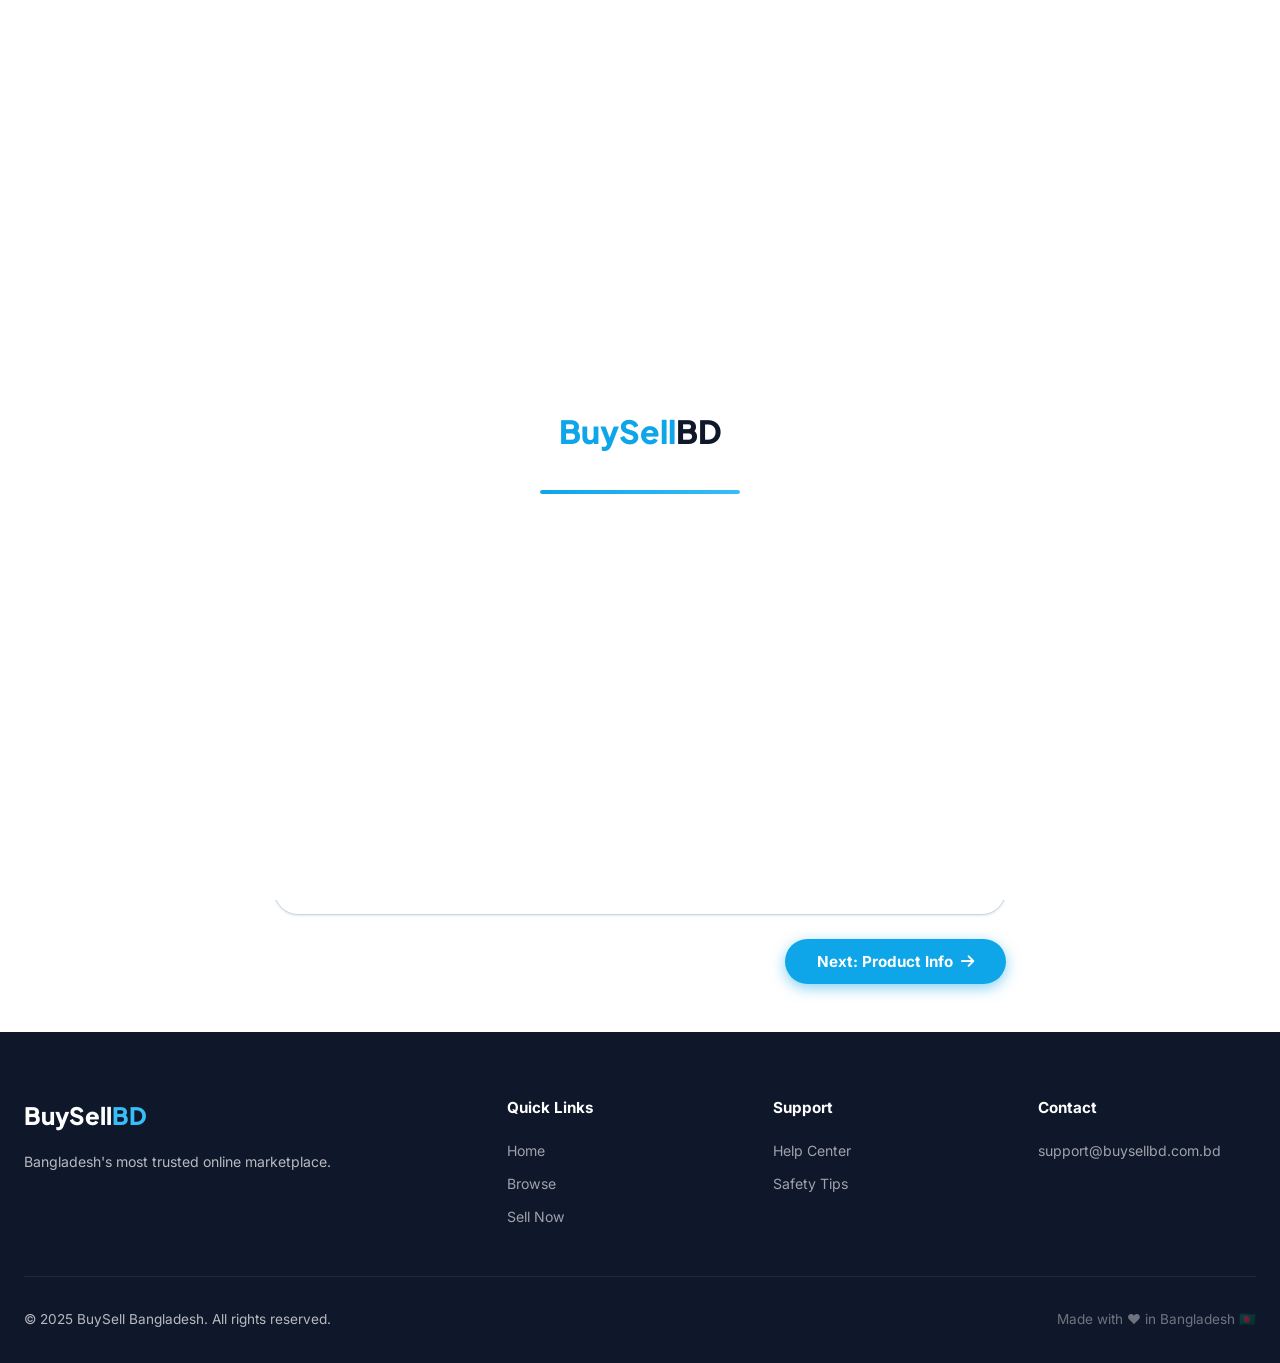
<file: sell.html>
<!DOCTYPE html>
<html lang="en">
<head>
  <meta charset="UTF-8"/>
  <meta name="viewport" content="width=device-width, initial-scale=1.0"/>
  <title>Post Free Ad — BuySell Bangladesh</title>
  <meta name="description" content="Post a free ad on BuySell Bangladesh. Sell anything from electronics to vehicles across Bangladesh."/>
  <link rel="stylesheet" href="https://cdnjs.cloudflare.com/ajax/libs/font-awesome/6.5.0/css/all.min.css"/>
  <link rel="stylesheet" href="css/style.css"/>
</head>
<body>

<div id="loading-screen">
  <div class="loader-logo">BuySell<span>BD</span></div>
  <div class="loader-bar"><div class="loader-bar-inner"></div></div>
</div>

<nav class="navbar">
  <div class="nav-container">
    <a href="index.html" class="nav-logo">BuySell<span>BD</span></a>
    <div class="nav-search search-with-suggestions">
      <input type="text" placeholder="Search products..."/>
      <button class="nav-search-btn" onclick="window.location='products.html'"><i class="fas fa-search"></i> Search</button>
    </div>
    <div class="nav-links">
      <a href="index.html" class="nav-link">Home</a>
      <a href="products.html" class="nav-link">Browse</a>
      <a href="categories.html" class="nav-link">Categories</a>
      <a href="about.html" class="nav-link">About</a>
      <a href="contact.html" class="nav-link">Contact</a>
    </div>
    <div style="display:flex;align-items:center;gap:0.5rem;flex-shrink:0;">
      <a href="sell.html" class="nav-sell-btn active"><i class="fas fa-plus"></i> Sell Now</a>
    </div>
    <button class="hamburger" id="hamburger"><span></span><span></span><span></span></button>
  </div>
</nav>
<div class="mobile-menu" id="mobile-menu">
  <a href="index.html" class="nav-link">Home</a>
  <a href="products.html" class="nav-link">Browse Products</a>
  <a href="categories.html" class="nav-link">Categories</a>
  <a href="sell.html" class="nav-link">Post Free Ad</a>
</div>

<section class="page-hero">
  <div class="breadcrumb"><a href="index.html">Home</a> <i class="fas fa-chevron-right"></i> Post Free Ad</div>
  <h1><i class="fas fa-plus-circle"></i> Post a Free Ad</h1>
  <p>Reach millions of buyers across Bangladesh — it's completely free!</p>
</section>

<div class="sell-container">

  <!-- Progress Steps -->
  <div class="progress-steps">
    <div class="step active">
      <div class="step-circle">1</div>
      <div class="step-label">Seller Info</div>
    </div>
    <div class="step">
      <div class="step-circle">2</div>
      <div class="step-label">Product Info</div>
    </div>
    <div class="step">
      <div class="step-circle">3</div>
      <div class="step-label">Photos & Price</div>
    </div>
    <div class="step">
      <div class="step-circle">4</div>
      <div class="step-label">Review & Submit</div>
    </div>
  </div>

  <!-- Form -->
  <form id="sell-form">

    <!-- Step 1: Seller Information -->
    <div class="form-step active">
      <div class="form-card">
        <div class="form-title"><i class="fas fa-user"></i> Seller Information</div>

        <div class="form-row">
          <div class="form-group">
            <label class="form-label">Full Name <span>*</span></label>
            <input type="text" class="form-input" placeholder="e.g. Mohammad Rahim" required/>
          </div>
          <div class="form-group">
            <label class="form-label">Mobile Number <span>*</span></label>
            <input type="tel" class="form-input" placeholder="e.g. 01XXXXXXXXX" required/>
          </div>
        </div>

        <div class="form-group">
          <label class="form-label">Email Address</label>
          <input type="email" class="form-input" placeholder="your@email.com"/>
        </div>

        <div class="form-row">
          <div class="form-group">
            <label class="form-label">District <span>*</span></label>
            <select class="form-input" required>
              <option value="">Select District</option>
              <option>Dhaka</option>
              <option>Chattogram</option>
              <option>Sylhet</option>
              <option>Rajshahi</option>
              <option>Khulna</option>
              <option>Barishal</option>
              <option>Rangpur</option>
              <option>Mymensingh</option>
              <option>Cox's Bazar</option>
              <option>Gazipur</option>
              <option>Narayanganj</option>
              <option>Cumilla</option>
              <option>Feni</option>
              <option>Noakhali</option>
              <option>Brahmanbaria</option>
              <option>Other</option>
            </select>
          </div>
          <div class="form-group">
            <label class="form-label">Area / Thana <span>*</span></label>
            <input type="text" class="form-input" placeholder="e.g. Gulshan, Mirpur, Agrabad" required/>
          </div>
        </div>
      </div>

      <div class="form-nav">
        <div></div>
        <button type="button" class="btn btn-primary" data-next>
          Next: Product Info <i class="fas fa-arrow-right"></i>
        </button>
      </div>
    </div>

    <!-- Step 2: Product Information -->
    <div class="form-step">
      <div class="form-card">
        <div class="form-title"><i class="fas fa-box"></i> Product Information</div>

        <div class="form-group">
          <label class="form-label">Product Name <span>*</span></label>
          <input type="text" class="form-input" placeholder="e.g. Apple iPhone 14 Pro 256GB Deep Purple" required/>
        </div>

        <div class="form-row">
          <div class="form-group">
            <label class="form-label">Category <span>*</span></label>
            <select class="form-input" required>
              <option value="">Select Category</option>
              <option>Mobile Phones</option>
              <option>Laptops & Computers</option>
              <option>Electronics & Gadgets</option>
              <option>Vehicles — Cars</option>
              <option>Vehicles — Motorcycles</option>
              <option>Property — For Sale</option>
              <option>Property — For Rent</option>
              <option>Fashion & Clothing</option>
              <option>Home Appliances</option>
              <option>Furniture</option>
              <option>Books & Education</option>
              <option>Sports & Fitness</option>
              <option>Jobs & Services</option>
              <option>Agriculture</option>
              <option>Others</option>
            </select>
          </div>
          <div class="form-group">
            <label class="form-label">Condition <span>*</span></label>
            <select class="form-input" required>
              <option value="">Select Condition</option>
              <option>Brand New</option>
              <option>Like New</option>
              <option>Good Condition</option>
              <option>Fair Condition</option>
              <option>For Parts / Not Working</option>
            </select>
          </div>
        </div>

        <div class="form-row">
          <div class="form-group">
            <label class="form-label">Brand</label>
            <input type="text" class="form-input" placeholder="e.g. Samsung, Apple, Sony"/>
          </div>
          <div class="form-group">
            <label class="form-label">Model / Year</label>
            <input type="text" class="form-input" placeholder="e.g. Galaxy S23, 2022 Model"/>
          </div>
        </div>

        <div class="form-group">
          <label class="form-label">Description <span>*</span></label>
          <textarea class="form-input" rows="5" placeholder="Describe your product in detail. Include specifications, reason for selling, any defects, and original price..." required></textarea>
        </div>
      </div>

      <div class="form-nav">
        <button type="button" class="btn btn-outline" style="border-color:var(--gray-light);color:var(--navy-soft);" data-prev>
          <i class="fas fa-arrow-left"></i> Back
        </button>
        <button type="button" class="btn btn-primary" data-next>
          Next: Photos & Price <i class="fas fa-arrow-right"></i>
        </button>
      </div>
    </div>

    <!-- Step 3: Photos & Price -->
    <div class="form-step">
      <div class="form-card">
        <div class="form-title"><i class="fas fa-camera"></i> Upload Photos</div>
        <div class="image-upload" onclick="document.getElementById('product-images').click()">
          <i class="fas fa-cloud-upload-alt"></i>
          <p>Click to upload photos or drag & drop</p>
          <span>JPG, PNG up to 5MB · Max 6 photos</span>
          <input type="file" id="product-images" accept="image/*" multiple style="display:none"/>
        </div>
        <div id="upload-preview" style="display:flex;flex-wrap:wrap;gap:0.5rem;margin-top:0.75rem;"></div>
        <p style="font-size:0.8rem;color:var(--gray-mid);margin-top:0.5rem;"><i class="fas fa-lightbulb" style="color:var(--warning);"></i> Tip: Clear, well-lit photos get 3x more responses</p>
      </div>

      <div class="form-card">
        <div class="form-title"><i class="fas fa-tag"></i> Pricing & Delivery</div>

        <div class="form-row">
          <div class="form-group">
            <label class="form-label">Asking Price (৳) <span>*</span></label>
            <input type="number" class="form-input" placeholder="e.g. 45000" required/>
          </div>
          <div class="form-group">
            <label class="form-label">Negotiable?</label>
            <select class="form-input">
              <option>Yes, price is negotiable</option>
              <option>No, fixed price</option>
            </select>
          </div>
        </div>

        <div class="form-group">
          <label class="form-label">Delivery Method <span>*</span></label>
          <div style="display:flex;flex-direction:column;gap:0.6rem;margin-top:0.25rem;">
            <label class="filter-option"><input type="checkbox" checked/><span class="filter-label">Meet in Person (Preferred)</span></label>
            <label class="filter-option"><input type="checkbox"/><span class="filter-label">Sundarban Courier</span></label>
            <label class="filter-option"><input type="checkbox"/><span class="filter-label">SA Paribahan</span></label>
            <label class="filter-option"><input type="checkbox"/><span class="filter-label">Pathao / Redx / Steadfast</span></label>
          </div>
        </div>

        <div class="form-group">
          <label class="form-label">Preferred Payment</label>
          <div style="display:flex;flex-direction:column;gap:0.6rem;margin-top:0.25rem;">
            <label class="filter-option"><input type="checkbox" checked/><span class="filter-label">Cash on Delivery</span></label>
            <label class="filter-option"><input type="checkbox"/><span class="filter-label">bKash</span></label>
            <label class="filter-option"><input type="checkbox"/><span class="filter-label">Nagad</span></label>
            <label class="filter-option"><input type="checkbox"/><span class="filter-label">Rocket</span></label>
            <label class="filter-option"><input type="checkbox"/><span class="filter-label">Bank Transfer</span></label>
          </div>
        </div>
      </div>

      <div class="form-nav">
        <button type="button" class="btn btn-outline" style="border-color:var(--gray-light);color:var(--navy-soft);" data-prev>
          <i class="fas fa-arrow-left"></i> Back
        </button>
        <button type="button" class="btn btn-primary" data-next>
          Review Ad <i class="fas fa-arrow-right"></i>
        </button>
      </div>
    </div>

    <!-- Step 4: Review & Submit -->
    <div class="form-step">
      <div class="form-card">
        <div class="form-title"><i class="fas fa-check-circle"></i> Review Your Ad</div>
        <div style="background:var(--primary-pale);border-radius:var(--radius-md);padding:1.25rem;margin-bottom:1rem;">
          <p style="font-size:0.9rem;color:var(--navy-soft);line-height:1.7;">
            ✅ Your ad will be reviewed by our team within <strong>30 minutes</strong>.<br>
            ✅ You'll receive an SMS confirmation on your registered mobile.<br>
            ✅ Listing stays active for <strong>60 days</strong> (renewable for free).<br>
            ✅ Basic listing is <strong>100% free</strong> — no hidden charges.
          </p>
        </div>

        <!-- Terms -->
        <div style="background:var(--gray-pale);border-radius:var(--radius-md);padding:1rem;margin-bottom:1rem;">
          <label class="filter-option" style="align-items:flex-start;gap:0.75rem;">
            <input type="checkbox" required style="margin-top:3px;"/>
            <span style="font-size:0.88rem;color:var(--navy-soft);line-height:1.6;">
              I agree to BuySell Bangladesh's <a href="#" style="color:var(--primary);">Terms of Service</a> and <a href="#" style="color:var(--primary);">Privacy Policy</a>. I confirm that I am the rightful owner of the item and all information provided is accurate.
            </span>
          </label>
        </div>
      </div>

      <div class="form-nav">
        <button type="button" class="btn btn-outline" style="border-color:var(--gray-light);color:var(--navy-soft);" data-prev>
          <i class="fas fa-arrow-left"></i> Back
        </button>
        <button type="submit" class="btn btn-primary btn-lg">
          <i class="fas fa-paper-plane"></i> Submit Free Ad
        </button>
      </div>
    </div>

  </form>

  <!-- Success State -->
  <div id="success-animation" class="success-animation">
    <div class="success-checkmark"><i class="fas fa-check"></i></div>
    <div class="success-title">Ad Submitted Successfully!</div>
    <p class="success-message">
      Your listing has been submitted successfully and is pending review. Our team will verify and publish it within <strong>30 minutes</strong>. You will receive a confirmation SMS on your registered number.
    </p>
    <div style="display:flex;gap:1rem;justify-content:center;flex-wrap:wrap;">
      <a href="index.html" class="btn btn-primary"><i class="fas fa-home"></i> Go to Home</a>
      <a href="products.html" class="btn btn-outline" style="border-color:var(--gray-light);color:var(--navy-soft);"><i class="fas fa-search"></i> Browse Products</a>
    </div>
  </div>

</div>

<footer class="footer">
  <div class="footer-grid">
    <div><div class="footer-brand-logo">BuySell<span>BD</span></div><p class="footer-brand-desc">Bangladesh's most trusted online marketplace.</p></div>
    <div><div class="footer-col-title">Quick Links</div><div class="footer-links"><a href="index.html">Home</a><a href="products.html">Browse</a><a href="sell.html">Sell Now</a></div></div>
    <div><div class="footer-col-title">Support</div><div class="footer-links"><a href="contact.html">Help Center</a><a href="#">Safety Tips</a></div></div>
    <div><div class="footer-col-title">Contact</div><div class="footer-links"><a href="mailto:support@buysellbd.com.bd">support@buysellbd.com.bd</a></div></div>
  </div>
  <div class="footer-bottom"><span>© 2025 BuySell Bangladesh. All rights reserved.</span><span style="color:rgba(255,255,255,0.4);">Made with ❤️ in Bangladesh 🇧🇩</span></div>
</footer>

<button id="back-to-top"><i class="fas fa-arrow-up"></i></button>
<script src="js/script.js"></script>
</body>
</html>
</file>
<file: css/style.css>
/* ============================================================
   BuySell Bangladesh - Main Stylesheet
   Primary: Sky Blue (#0EA5E9), White, Light Gray, Navy Blue
   ============================================================ */

/* --- Google Fonts & Variables --- */
@import url('https://fonts.googleapis.com/css2?family=Inter:wght@300;400;500;600;700;800;900&family=Plus+Jakarta+Sans:wght@400;500;600;700;800&display=swap');

:root {
  --primary: #0EA5E9;
  --primary-dark: #0284C7;
  --primary-light: #38BDF8;
  --primary-pale: #E0F2FE;
  --navy: #0F172A;
  --navy-mid: #1E293B;
  --navy-soft: #334155;
  --gray-dark: #475569;
  --gray-mid: #94A3B8;
  --gray-light: #CBD5E1;
  --gray-pale: #F1F5F9;
  --white: #FFFFFF;
  --success: #10B981;
  --warning: #F59E0B;
  --error: #EF4444;
  --glass-bg: rgba(255,255,255,0.85);
  --glass-border: rgba(255,255,255,0.4);
  --shadow-sm: 0 1px 3px rgba(14,165,233,0.08), 0 1px 2px rgba(0,0,0,0.06);
  --shadow-md: 0 4px 16px rgba(14,165,233,0.12), 0 2px 8px rgba(0,0,0,0.08);
  --shadow-lg: 0 10px 40px rgba(14,165,233,0.18), 0 4px 16px rgba(0,0,0,0.1);
  --shadow-xl: 0 20px 60px rgba(14,165,233,0.22), 0 8px 24px rgba(0,0,0,0.12);
  --radius-sm: 8px;
  --radius-md: 12px;
  --radius-lg: 18px;
  --radius-xl: 24px;
  --radius-full: 9999px;
  --font-display: 'Plus Jakarta Sans', sans-serif;
  --font-body: 'Inter', sans-serif;
  --transition: all 0.3s cubic-bezier(0.4, 0, 0.2, 1);
  --transition-fast: all 0.18s cubic-bezier(0.4, 0, 0.2, 1);
}

/* --- Reset & Base --- */
*, *::before, *::after { box-sizing: border-box; margin: 0; padding: 0; }
html { scroll-behavior: smooth; font-size: 16px; }
body {
  font-family: var(--font-body);
  color: var(--navy);
  background: var(--white);
  line-height: 1.6;
  overflow-x: hidden;
}
a { text-decoration: none; color: inherit; }
img { max-width: 100%; height: auto; display: block; }
ul { list-style: none; }
button { cursor: pointer; border: none; outline: none; font-family: var(--font-body); }
input, textarea, select { font-family: var(--font-body); outline: none; }

/* --- Loading Screen --- */
#loading-screen {
  position: fixed; inset: 0; background: var(--white);
  display: flex; flex-direction: column; align-items: center; justify-content: center;
  z-index: 9999; transition: opacity 0.6s ease, visibility 0.6s ease;
}
#loading-screen.hidden { opacity: 0; visibility: hidden; pointer-events: none; }
.loader-logo {
  font-family: var(--font-display);
  font-size: 2rem; font-weight: 800;
  color: var(--primary);
  margin-bottom: 2rem;
  animation: pulse 1.5s ease-in-out infinite;
}
.loader-logo span { color: var(--navy); }
.loader-bar {
  width: 200px; height: 4px;
  background: var(--gray-light); border-radius: var(--radius-full);
  overflow: hidden;
}
.loader-bar-inner {
  height: 100%; width: 0; background: linear-gradient(90deg, var(--primary), var(--primary-light));
  border-radius: var(--radius-full);
  animation: loading 2s ease forwards;
}
@keyframes loading { to { width: 100%; } }
@keyframes pulse { 0%,100%{opacity:1} 50%{opacity:0.6} }

/* --- Navbar --- */
.navbar {
  position: sticky; top: 0; left: 0; right: 0; z-index: 1000;
  background: var(--glass-bg);
  backdrop-filter: blur(20px);
  -webkit-backdrop-filter: blur(20px);
  border-bottom: 1px solid var(--glass-border);
  box-shadow: 0 2px 20px rgba(14,165,233,0.08);
  transition: var(--transition);
}
.navbar.scrolled {
  background: rgba(255,255,255,0.97);
  box-shadow: var(--shadow-md);
}
.nav-container {
  max-width: 1280px; margin: 0 auto;
  padding: 0 1.5rem;
  display: flex; align-items: center; gap: 1.5rem;
  height: 68px;
}
.nav-logo {
  font-family: var(--font-display);
  font-size: 1.4rem; font-weight: 800;
  color: var(--primary); white-space: nowrap;
  flex-shrink: 0;
}
.nav-logo span { color: var(--navy); }
.nav-search {
  flex: 1; max-width: 500px;
  display: flex; align-items: center;
  background: var(--gray-pale);
  border: 2px solid transparent;
  border-radius: var(--radius-full);
  padding: 0.4rem 0.4rem 0.4rem 1rem;
  transition: var(--transition);
}
.nav-search:focus-within {
  border-color: var(--primary);
  background: var(--white);
  box-shadow: 0 0 0 4px rgba(14,165,233,0.1);
}
.nav-search input {
  flex: 1; background: none; border: none;
  font-size: 0.9rem; color: var(--navy);
}
.nav-search input::placeholder { color: var(--gray-mid); }
.nav-search-btn {
  background: var(--primary); color: white;
  border-radius: var(--radius-full);
  padding: 0.45rem 1rem; font-size: 0.85rem; font-weight: 600;
  display: flex; align-items: center; gap: 0.4rem;
  transition: var(--transition);
}
.nav-search-btn:hover { background: var(--primary-dark); transform: scale(1.03); }
.nav-links {
  display: flex; align-items: center; gap: 0.25rem; flex-shrink: 0;
}
.nav-link {
  padding: 0.5rem 0.85rem;
  font-size: 0.9rem; font-weight: 500;
  color: var(--navy-soft);
  border-radius: var(--radius-md);
  transition: var(--transition-fast);
  white-space: nowrap;
}
.nav-link:hover, .nav-link.active {
  color: var(--primary); background: var(--primary-pale);
}
.nav-sell-btn {
  background: var(--primary); color: white;
  padding: 0.55rem 1.2rem;
  border-radius: var(--radius-full);
  font-size: 0.9rem; font-weight: 700;
  display: flex; align-items: center; gap: 0.4rem;
  transition: var(--transition);
  box-shadow: 0 4px 14px rgba(14,165,233,0.4);
}
.nav-sell-btn:hover {
  background: var(--primary-dark); transform: translateY(-1px);
  box-shadow: 0 6px 20px rgba(14,165,233,0.5);
}
.nav-icon-btn {
  width: 40px; height: 40px;
  border-radius: var(--radius-md);
  display: flex; align-items: center; justify-content: center;
  color: var(--gray-dark); font-size: 1.1rem;
  transition: var(--transition-fast);
  position: relative;
}
.nav-icon-btn:hover { background: var(--primary-pale); color: var(--primary); }
.nav-badge {
  position: absolute; top: 4px; right: 4px;
  width: 16px; height: 16px;
  background: var(--error); color: white;
  border-radius: var(--radius-full);
  font-size: 0.6rem; font-weight: 700;
  display: flex; align-items: center; justify-content: center;
}
.hamburger {
  display: none; flex-direction: column; gap: 5px;
  padding: 0.5rem; cursor: pointer; background: none; border: none;
}
.hamburger span {
  display: block; width: 24px; height: 2px;
  background: var(--navy); border-radius: 2px;
  transition: var(--transition);
}
.mobile-menu {
  display: none; position: fixed; top: 68px; left: 0; right: 0;
  background: var(--white); border-bottom: 1px solid var(--gray-light);
  padding: 1rem 1.5rem; z-index: 999;
  box-shadow: var(--shadow-md);
  flex-direction: column; gap: 0.5rem;
}
.mobile-menu.open { display: flex; }
.mobile-menu .nav-link { display: block; padding: 0.75rem 1rem; }

/* --- Hero Section --- */
.hero {
  min-height: 88vh;
  background: linear-gradient(135deg, #0F172A 0%, #0EA5E9 50%, #0284C7 100%);
  position: relative; overflow: hidden;
  display: flex; align-items: center; justify-content: center;
}
.hero-bg-shapes { position: absolute; inset: 0; pointer-events: none; }
.hero-shape {
  position: absolute; border-radius: 50%;
  background: rgba(255,255,255,0.05);
  animation: float 6s ease-in-out infinite;
}
.hero-shape:nth-child(1) { width:400px;height:400px;top:-100px;right:-100px;animation-delay:0s; }
.hero-shape:nth-child(2) { width:250px;height:250px;bottom:50px;left:-50px;animation-delay:2s; }
.hero-shape:nth-child(3) { width:150px;height:150px;top:30%;left:20%;animation-delay:4s; }
.hero-shape:nth-child(4) { width:80px;height:80px;top:20%;right:25%;animation-delay:1s; }
@keyframes float {
  0%,100%{transform:translateY(0) rotate(0deg)}
  50%{transform:translateY(-20px) rotate(10deg)}
}
.hero-content {
  position: relative; z-index: 1;
  text-align: center; padding: 2rem 1.5rem;
  max-width: 800px; width: 100%;
}
.hero-badge {
  display: inline-flex; align-items: center; gap: 0.5rem;
  background: rgba(255,255,255,0.15);
  border: 1px solid rgba(255,255,255,0.3);
  border-radius: var(--radius-full);
  padding: 0.4rem 1rem; color: white;
  font-size: 0.85rem; font-weight: 500;
  margin-bottom: 1.5rem;
  animation: fadeInDown 0.6s ease;
}
.hero-badge i { color: var(--warning); }
.hero-title {
  font-family: var(--font-display);
  font-size: clamp(2rem, 5vw, 3.5rem);
  font-weight: 800; color: white;
  line-height: 1.15; margin-bottom: 1rem;
  animation: fadeInUp 0.7s ease 0.1s both;
}
.hero-title .highlight {
  background: linear-gradient(135deg, #38BDF8, #FDE68A);
  -webkit-background-clip: text;
  -webkit-text-fill-color: transparent;
  background-clip: text;
}
.hero-subtitle {
  color: rgba(255,255,255,0.8);
  font-size: 1.1rem; margin-bottom: 2.5rem;
  animation: fadeInUp 0.7s ease 0.2s both;
}
.hero-search-box {
  background: white; border-radius: var(--radius-xl);
  padding: 0.6rem 0.6rem 0.6rem 1.5rem;
  display: flex; gap: 0.5rem; align-items: center;
  box-shadow: var(--shadow-xl);
  margin-bottom: 1.5rem;
  animation: fadeInUp 0.7s ease 0.3s both;
  transition: var(--transition);
}
.hero-search-box:focus-within { box-shadow: 0 20px 60px rgba(14,165,233,0.35); }
.hero-search-box input {
  flex: 1; border: none; background: none;
  font-size: 1rem; color: var(--navy);
  min-width: 0;
}
.hero-search-box input::placeholder { color: var(--gray-mid); }
.hero-search-select {
  border: none; background: var(--gray-pale);
  border-radius: var(--radius-md); padding: 0.6rem 0.8rem;
  font-size: 0.85rem; color: var(--navy-soft);
  cursor: pointer;
}
.hero-search-btn {
  background: var(--primary); color: white;
  border-radius: var(--radius-lg);
  padding: 0.75rem 2rem;
  font-size: 1rem; font-weight: 700;
  display: flex; align-items: center; gap: 0.5rem;
  transition: var(--transition);
  box-shadow: 0 4px 14px rgba(14,165,233,0.5);
  white-space: nowrap;
}
.hero-search-btn:hover { background: var(--primary-dark); transform: scale(1.03); }
.hero-quick-cats {
  display: flex; flex-wrap: wrap; justify-content: center; gap: 0.6rem;
  animation: fadeInUp 0.7s ease 0.4s both;
}
.quick-cat {
  background: rgba(255,255,255,0.15);
  border: 1px solid rgba(255,255,255,0.25);
  border-radius: var(--radius-full);
  padding: 0.4rem 1rem; color: white;
  font-size: 0.82rem; font-weight: 500;
  transition: var(--transition-fast);
  cursor: pointer;
}
.quick-cat:hover {
  background: rgba(255,255,255,0.25);
  transform: translateY(-2px);
}
.hero-stats {
  display: flex; justify-content: center; gap: 3rem;
  margin-top: 3rem; padding-top: 2rem;
  border-top: 1px solid rgba(255,255,255,0.15);
  animation: fadeInUp 0.7s ease 0.5s both;
}
.hero-stat { text-align: center; color: white; }
.hero-stat-num {
  font-family: var(--font-display);
  font-size: 1.8rem; font-weight: 800;
  display: block;
}
.hero-stat-label { font-size: 0.82rem; opacity: 0.7; }
@keyframes fadeInDown { from{opacity:0;transform:translateY(-20px)} to{opacity:1;transform:translateY(0)} }
@keyframes fadeInUp { from{opacity:0;transform:translateY(30px)} to{opacity:1;transform:translateY(0)} }

/* --- Section Base --- */
.section { padding: 5rem 1.5rem; }
.section-alt { background: var(--gray-pale); }
.container { max-width: 1280px; margin: 0 auto; }
.section-header { text-align: center; margin-bottom: 3rem; }
.section-eyebrow {
  display: inline-flex; align-items: center; gap: 0.5rem;
  color: var(--primary); font-size: 0.85rem; font-weight: 600;
  text-transform: uppercase; letter-spacing: 0.08em;
  margin-bottom: 0.75rem;
}
.section-eyebrow::before, .section-eyebrow::after {
  content: ''; display: block; width: 30px; height: 2px;
  background: var(--primary); border-radius: 2px;
}
.section-title {
  font-family: var(--font-display);
  font-size: clamp(1.6rem, 3.5vw, 2.5rem);
  font-weight: 800; color: var(--navy);
  line-height: 1.2; margin-bottom: 0.75rem;
}
.section-subtitle { color: var(--gray-dark); font-size: 1.05rem; max-width: 600px; margin: 0 auto; }

/* --- Category Grid --- */
.categories-grid {
  display: grid;
  grid-template-columns: repeat(auto-fill, minmax(150px, 1fr));
  gap: 1rem;
}
.cat-card {
  background: white;
  border: 2px solid var(--gray-light);
  border-radius: var(--radius-lg);
  padding: 1.5rem 1rem;
  text-align: center; cursor: pointer;
  transition: var(--transition);
  animation: fadeInUp 0.5s ease both;
  position: relative; overflow: hidden;
}
.cat-card::before {
  content: ''; position: absolute; inset: 0;
  background: linear-gradient(135deg, var(--primary-pale), transparent);
  opacity: 0; transition: var(--transition);
}
.cat-card:hover {
  border-color: var(--primary);
  transform: translateY(-4px);
  box-shadow: var(--shadow-md);
}
.cat-card:hover::before { opacity: 1; }
.cat-icon {
  width: 56px; height: 56px;
  background: var(--primary-pale);
  border-radius: var(--radius-md);
  display: flex; align-items: center; justify-content: center;
  margin: 0 auto 0.75rem;
  font-size: 1.5rem; color: var(--primary);
  transition: var(--transition);
  position: relative; z-index: 1;
}
.cat-card:hover .cat-icon {
  background: var(--primary); color: white;
  transform: scale(1.1) rotate(-5deg);
}
.cat-name {
  font-size: 0.85rem; font-weight: 600;
  color: var(--navy-soft); position: relative; z-index: 1;
}
.cat-count { font-size: 0.75rem; color: var(--gray-mid); margin-top: 0.2rem; }

/* --- Product Cards --- */
.products-grid {
  display: grid;
  grid-template-columns: repeat(auto-fill, minmax(260px, 1fr));
  gap: 1.25rem;
}
.product-card {
  background: white;
  border-radius: var(--radius-lg);
  overflow: hidden;
  border: 1px solid var(--gray-light);
  transition: var(--transition);
  animation: fadeInUp 0.5s ease both;
  position: relative;
}
.product-card:hover {
  transform: translateY(-6px);
  box-shadow: var(--shadow-lg);
  border-color: transparent;
}
.product-img-wrap {
  position: relative; overflow: hidden;
  aspect-ratio: 4/3;
  background: var(--gray-pale);
}
.product-img-wrap img {
  width: 100%; height: 100%; object-fit: cover;
  transition: transform 0.5s ease;
}
.product-card:hover .product-img-wrap img { transform: scale(1.06); }
.product-badge {
  position: absolute; top: 0.75rem; left: 0.75rem;
  background: var(--primary); color: white;
  font-size: 0.72rem; font-weight: 700;
  padding: 0.25rem 0.6rem; border-radius: var(--radius-full);
  text-transform: uppercase; letter-spacing: 0.04em;
}
.product-badge.featured { background: var(--warning); }
.product-badge.new { background: var(--success); }
.product-wishlist {
  position: absolute; top: 0.75rem; right: 0.75rem;
  width: 34px; height: 34px;
  background: white; border-radius: var(--radius-full);
  display: flex; align-items: center; justify-content: center;
  color: var(--gray-mid); font-size: 0.95rem;
  box-shadow: var(--shadow-sm); transition: var(--transition-fast);
  cursor: pointer;
}
.product-wishlist:hover, .product-wishlist.active {
  color: var(--error); transform: scale(1.15);
}
.product-body { padding: 1rem; }
.product-price {
  font-family: var(--font-display);
  font-size: 1.25rem; font-weight: 800;
  color: var(--primary); margin-bottom: 0.4rem;
}
.product-name {
  font-size: 0.95rem; font-weight: 600;
  color: var(--navy); margin-bottom: 0.5rem;
  display: -webkit-box; -webkit-line-clamp: 2;
  -webkit-box-orient: vertical; overflow: hidden;
}
.product-meta {
  display: flex; align-items: center; gap: 0.5rem;
  font-size: 0.78rem; color: var(--gray-mid); flex-wrap: wrap;
}
.product-meta i { font-size: 0.7rem; }
.product-footer {
  display: flex; align-items: center; justify-content: space-between;
  padding: 0.75rem 1rem;
  border-top: 1px solid var(--gray-pale);
  background: var(--gray-pale);
}
.product-seller { display: flex; align-items: center; gap: 0.5rem; }
.seller-avatar {
  width: 28px; height: 28px; border-radius: var(--radius-full);
  background: var(--primary); color: white;
  display: flex; align-items: center; justify-content: center;
  font-size: 0.7rem; font-weight: 700;
}
.seller-name { font-size: 0.8rem; font-weight: 500; color: var(--navy-soft); }
.product-date { font-size: 0.75rem; color: var(--gray-mid); }

/* --- Location Grid --- */
.locations-grid {
  display: grid;
  grid-template-columns: repeat(auto-fill, minmax(180px, 1fr));
  gap: 1rem;
}
.location-card {
  border-radius: var(--radius-lg); overflow: hidden;
  position: relative; cursor: pointer;
  aspect-ratio: 4/3;
  background: linear-gradient(135deg, var(--primary), var(--navy));
  transition: var(--transition);
}
.location-card:hover { transform: translateY(-4px); box-shadow: var(--shadow-lg); }
.location-card-img {
  position: absolute; inset: 0;
  background: linear-gradient(135deg, var(--primary-dark), var(--navy));
  display: flex; align-items: center; justify-content: center;
  font-size: 3rem; opacity: 0.3;
}
.location-card-overlay {
  position: absolute; inset: 0;
  background: linear-gradient(to top, rgba(15,23,42,0.85), transparent);
  display: flex; flex-direction: column; justify-content: flex-end;
  padding: 1rem;
}
.location-name { color: white; font-weight: 700; font-size: 1rem; }
.location-count { color: rgba(255,255,255,0.7); font-size: 0.8rem; }

/* --- Stats --- */
.stats-grid {
  display: grid;
  grid-template-columns: repeat(auto-fit, minmax(200px, 1fr));
  gap: 1.5rem;
}
.stat-card {
  background: white; border-radius: var(--radius-xl);
  padding: 2rem; text-align: center;
  box-shadow: var(--shadow-sm); transition: var(--transition);
}
.stat-card:hover { transform: translateY(-4px); box-shadow: var(--shadow-md); }
.stat-icon {
  width: 60px; height: 60px;
  background: var(--primary-pale); border-radius: var(--radius-lg);
  display: flex; align-items: center; justify-content: center;
  font-size: 1.5rem; color: var(--primary);
  margin: 0 auto 1rem;
}
.stat-num {
  font-family: var(--font-display);
  font-size: 2.2rem; font-weight: 900;
  color: var(--navy); display: block;
}
.stat-label { color: var(--gray-dark); font-size: 0.9rem; margin-top: 0.25rem; }

/* --- Testimonials --- */
.testimonials-grid {
  display: grid;
  grid-template-columns: repeat(auto-fill, minmax(300px, 1fr));
  gap: 1.5rem;
}
.testimonial-card {
  background: white; border-radius: var(--radius-xl);
  padding: 1.75rem;
  box-shadow: var(--shadow-sm); transition: var(--transition);
  border: 1px solid var(--gray-light);
}
.testimonial-card:hover { transform: translateY(-4px); box-shadow: var(--shadow-md); }
.testimonial-stars { color: var(--warning); margin-bottom: 1rem; font-size: 0.9rem; }
.testimonial-text { color: var(--gray-dark); font-size: 0.95rem; line-height: 1.7; margin-bottom: 1.25rem; font-style: italic; }
.testimonial-author { display: flex; align-items: center; gap: 0.75rem; }
.testimonial-avatar {
  width: 44px; height: 44px; border-radius: var(--radius-full);
  background: linear-gradient(135deg, var(--primary), var(--primary-dark));
  color: white; display: flex; align-items: center; justify-content: center;
  font-weight: 700; font-size: 1rem;
}
.testimonial-name { font-weight: 600; font-size: 0.9rem; }
.testimonial-role { font-size: 0.8rem; color: var(--gray-mid); }

/* --- CTA Section --- */
.cta-section {
  background: linear-gradient(135deg, var(--navy) 0%, var(--primary-dark) 100%);
  padding: 5rem 1.5rem; text-align: center; position: relative; overflow: hidden;
}
.cta-section::before {
  content: ''; position: absolute; top: -50%; left: -20%;
  width: 600px; height: 600px; border-radius: 50%;
  background: rgba(255,255,255,0.04);
}
.cta-title {
  font-family: var(--font-display);
  font-size: clamp(1.8rem, 4vw, 3rem); font-weight: 800;
  color: white; margin-bottom: 1rem;
}
.cta-subtitle { color: rgba(255,255,255,0.7); font-size: 1.1rem; margin-bottom: 2rem; }
.cta-buttons { display: flex; gap: 1rem; justify-content: center; flex-wrap: wrap; }
.btn {
  display: inline-flex; align-items: center; gap: 0.5rem;
  padding: 0.8rem 2rem; border-radius: var(--radius-full);
  font-size: 0.95rem; font-weight: 700;
  transition: var(--transition);
  cursor: pointer;
}
.btn-primary {
  background: var(--primary); color: white;
  box-shadow: 0 4px 14px rgba(14,165,233,0.5);
}
.btn-primary:hover { background: var(--primary-dark); transform: translateY(-2px); box-shadow: 0 8px 24px rgba(14,165,233,0.6); }
.btn-white { background: white; color: var(--primary); }
.btn-white:hover { background: var(--primary-pale); transform: translateY(-2px); }
.btn-outline { background: transparent; color: white; border: 2px solid rgba(255,255,255,0.4); }
.btn-outline:hover { background: rgba(255,255,255,0.1); transform: translateY(-2px); }
.btn-lg { padding: 1rem 2.5rem; font-size: 1rem; }
.btn-sm { padding: 0.5rem 1.2rem; font-size: 0.85rem; }

/* --- Payment Badges --- */
.payment-badges {
  display: flex; align-items: center; justify-content: center; gap: 1.5rem;
  flex-wrap: wrap;
}
.payment-badge {
  background: white; border-radius: var(--radius-md);
  padding: 0.5rem 1.25rem;
  font-weight: 800; font-size: 0.95rem;
  box-shadow: var(--shadow-sm);
}
.payment-badge.bkash { color: #E2136E; }
.payment-badge.nagad { color: #F37021; }
.payment-badge.rocket { color: #8B2FC9; }

/* --- Trust Features --- */
.trust-grid {
  display: grid;
  grid-template-columns: repeat(auto-fit, minmax(220px, 1fr));
  gap: 1.5rem;
}
.trust-card {
  text-align: center; padding: 2rem 1.25rem;
}
.trust-icon {
  width: 64px; height: 64px;
  background: linear-gradient(135deg, var(--primary-pale), #DBEAFE);
  border-radius: var(--radius-lg);
  display: flex; align-items: center; justify-content: center;
  font-size: 1.6rem; color: var(--primary);
  margin: 0 auto 1rem;
}
.trust-title { font-weight: 700; font-size: 1rem; color: var(--navy); margin-bottom: 0.5rem; }
.trust-desc { font-size: 0.88rem; color: var(--gray-dark); line-height: 1.6; }

/* --- FAQ --- */
.faq-list { max-width: 700px; margin: 0 auto; display: flex; flex-direction: column; gap: 0.75rem; }
.faq-item {
  background: white; border-radius: var(--radius-lg);
  border: 1px solid var(--gray-light);
  overflow: hidden; transition: var(--transition);
}
.faq-item.open { border-color: var(--primary); box-shadow: 0 0 0 3px rgba(14,165,233,0.1); }
.faq-question {
  display: flex; justify-content: space-between; align-items: center;
  padding: 1.25rem 1.5rem; cursor: pointer;
  font-weight: 600; color: var(--navy); font-size: 0.95rem;
}
.faq-question i { color: var(--primary); transition: transform 0.3s ease; }
.faq-item.open .faq-question i { transform: rotate(180deg); }
.faq-answer {
  padding: 0 1.5rem;
  max-height: 0; overflow: hidden;
  transition: max-height 0.4s ease, padding 0.3s ease;
  color: var(--gray-dark); font-size: 0.9rem; line-height: 1.7;
}
.faq-item.open .faq-answer { max-height: 200px; padding: 0 1.5rem 1.25rem; }

/* --- Newsletter --- */
.newsletter-form {
  display: flex; gap: 0.75rem; max-width: 480px; margin: 0 auto;
}
.newsletter-form input {
  flex: 1; padding: 0.85rem 1.25rem;
  border: 2px solid var(--gray-light);
  border-radius: var(--radius-full); font-size: 0.95rem;
  background: white; color: var(--navy);
  transition: var(--transition);
}
.newsletter-form input:focus { border-color: var(--primary); box-shadow: 0 0 0 3px rgba(14,165,233,0.1); }

/* --- Footer --- */
.footer {
  background: var(--navy); color: rgba(255,255,255,0.7);
  padding: 4rem 1.5rem 2rem;
}
.footer-grid {
  display: grid;
  grid-template-columns: 2fr 1fr 1fr 1fr;
  gap: 3rem; max-width: 1280px; margin: 0 auto 3rem;
}
.footer-brand-logo {
  font-family: var(--font-display);
  font-size: 1.5rem; font-weight: 800;
  color: white; margin-bottom: 1rem;
}
.footer-brand-logo span { color: var(--primary-light); }
.footer-brand-desc { font-size: 0.88rem; line-height: 1.7; margin-bottom: 1.5rem; }
.footer-socials { display: flex; gap: 0.75rem; }
.footer-social {
  width: 38px; height: 38px;
  border-radius: var(--radius-md);
  background: rgba(255,255,255,0.08);
  display: flex; align-items: center; justify-content: center;
  color: rgba(255,255,255,0.7); font-size: 0.95rem;
  transition: var(--transition-fast);
}
.footer-social:hover { background: var(--primary); color: white; }
.footer-col-title { color: white; font-weight: 700; font-size: 0.95rem; margin-bottom: 1.25rem; }
.footer-links { display: flex; flex-direction: column; gap: 0.65rem; }
.footer-links a {
  font-size: 0.88rem; color: rgba(255,255,255,0.6);
  transition: var(--transition-fast);
}
.footer-links a:hover { color: var(--primary-light); padding-left: 4px; }
.footer-bottom {
  max-width: 1280px; margin: 0 auto;
  padding-top: 2rem;
  border-top: 1px solid rgba(255,255,255,0.08);
  display: flex; align-items: center; justify-content: space-between;
  flex-wrap: wrap; gap: 1rem; font-size: 0.85rem;
}

/* --- Back to Top --- */
#back-to-top {
  position: fixed; bottom: 2rem; right: 2rem; z-index: 900;
  width: 46px; height: 46px;
  background: var(--primary); color: white;
  border-radius: var(--radius-full);
  display: flex; align-items: center; justify-content: center;
  font-size: 1.1rem;
  box-shadow: 0 4px 14px rgba(14,165,233,0.5);
  transition: var(--transition);
  opacity: 0; pointer-events: none; transform: translateY(10px);
  cursor: pointer;
}
#back-to-top.visible { opacity: 1; pointer-events: all; transform: translateY(0); }
#back-to-top:hover { background: var(--primary-dark); transform: translateY(-3px); }

/* --- Page Hero --- */
.page-hero {
  background: linear-gradient(135deg, var(--navy) 0%, var(--primary-dark) 100%);
  padding: 4rem 1.5rem; text-align: center;
}
.page-hero h1 {
  font-family: var(--font-display);
  font-size: clamp(1.8rem, 4vw, 2.8rem); font-weight: 800;
  color: white; margin-bottom: 0.5rem;
}
.page-hero p { color: rgba(255,255,255,0.75); font-size: 1rem; }
.breadcrumb {
  display: flex; align-items: center; justify-content: center;
  gap: 0.5rem; color: rgba(255,255,255,0.5);
  font-size: 0.85rem; margin-bottom: 1rem;
}
.breadcrumb a { color: var(--primary-light); }
.breadcrumb i { font-size: 0.65rem; }

/* --- Products Page --- */
.products-layout {
  display: grid;
  grid-template-columns: 280px 1fr;
  gap: 2rem; max-width: 1280px;
  margin: 0 auto; padding: 2.5rem 1.5rem;
}
.sidebar {
  position: sticky; top: 88px;
  height: fit-content;
}
.sidebar-card {
  background: white; border-radius: var(--radius-lg);
  border: 1px solid var(--gray-light);
  padding: 1.5rem; margin-bottom: 1rem;
}
.sidebar-title {
  font-weight: 700; font-size: 0.95rem; color: var(--navy);
  margin-bottom: 1rem; padding-bottom: 0.75rem;
  border-bottom: 2px solid var(--primary-pale);
  display: flex; align-items: center; justify-content: space-between;
}
.sidebar-title .clear { font-size: 0.78rem; color: var(--primary); cursor: pointer; font-weight: 500; }
.filter-option {
  display: flex; align-items: center; gap: 0.6rem;
  padding: 0.5rem 0; cursor: pointer; border-radius: var(--radius-sm);
  transition: var(--transition-fast);
}
.filter-option:hover { color: var(--primary); padding-left: 4px; }
.filter-option input[type="checkbox"],
.filter-option input[type="radio"] {
  accent-color: var(--primary); width: 16px; height: 16px;
}
.filter-label { font-size: 0.88rem; color: var(--navy-soft); }
.filter-count { font-size: 0.75rem; color: var(--gray-mid); margin-left: auto; }
.price-range-inputs {
  display: grid; grid-template-columns: 1fr 1fr; gap: 0.75rem;
}
.price-input {
  padding: 0.5rem 0.75rem;
  border: 2px solid var(--gray-light); border-radius: var(--radius-md);
  font-size: 0.85rem; color: var(--navy); width: 100%;
  transition: var(--transition-fast);
}
.price-input:focus { border-color: var(--primary); }
.products-header {
  display: flex; align-items: center; justify-content: space-between;
  margin-bottom: 1.25rem; flex-wrap: wrap; gap: 0.75rem;
}
.products-count { font-size: 0.9rem; color: var(--gray-dark); }
.products-count span { font-weight: 700; color: var(--navy); }
.products-sort {
  padding: 0.5rem 1rem;
  border: 2px solid var(--gray-light); border-radius: var(--radius-md);
  font-size: 0.85rem; color: var(--navy);
  background: white; cursor: pointer;
  transition: var(--transition-fast);
}
.products-sort:focus { border-color: var(--primary); }
.view-toggle { display: flex; gap: 0.25rem; }
.view-btn {
  width: 36px; height: 36px;
  border-radius: var(--radius-md);
  display: flex; align-items: center; justify-content: center;
  color: var(--gray-mid); font-size: 0.9rem;
  background: var(--gray-pale); transition: var(--transition-fast);
}
.view-btn.active, .view-btn:hover { background: var(--primary); color: white; }

/* --- Product Detail --- */
.product-detail { max-width: 1280px; margin: 0 auto; padding: 2.5rem 1.5rem; }
.product-detail-grid { display: grid; grid-template-columns: 1fr 1fr; gap: 3rem; }
.product-gallery { position: sticky; top: 88px; height: fit-content; }
.gallery-main {
  border-radius: var(--radius-lg); overflow: hidden;
  aspect-ratio: 4/3; background: var(--gray-pale);
  margin-bottom: 0.75rem;
}
.gallery-main img { width: 100%; height: 100%; object-fit: cover; }
.gallery-thumbs { display: flex; gap: 0.75rem; }
.gallery-thumb {
  width: 80px; height: 80px; border-radius: var(--radius-md);
  overflow: hidden; cursor: pointer; border: 2px solid transparent;
  transition: var(--transition-fast);
}
.gallery-thumb:hover, .gallery-thumb.active { border-color: var(--primary); }
.gallery-thumb img { width: 100%; height: 100%; object-fit: cover; }
.product-detail-info { padding: 1rem 0; }
.product-detail-price {
  font-family: var(--font-display);
  font-size: 2.2rem; font-weight: 900; color: var(--primary);
  margin-bottom: 0.75rem;
}
.product-detail-title {
  font-family: var(--font-display);
  font-size: 1.5rem; font-weight: 700; color: var(--navy);
  margin-bottom: 1.25rem; line-height: 1.3;
}
.product-info-grid {
  display: grid; grid-template-columns: 1fr 1fr;
  gap: 0.75rem; margin-bottom: 1.5rem;
}
.product-info-item {
  background: var(--gray-pale); border-radius: var(--radius-md);
  padding: 0.85rem 1rem;
}
.product-info-label { font-size: 0.75rem; color: var(--gray-mid); text-transform: uppercase; letter-spacing: 0.05em; }
.product-info-value { font-size: 0.9rem; font-weight: 600; color: var(--navy); margin-top: 0.2rem; }
.product-detail-desc {
  color: var(--gray-dark); font-size: 0.95rem; line-height: 1.8;
  margin-bottom: 1.5rem;
}
.seller-card {
  background: var(--gray-pale); border-radius: var(--radius-lg);
  padding: 1.25rem; margin-bottom: 1.25rem;
}
.seller-card-header { display: flex; align-items: center; gap: 1rem; margin-bottom: 1rem; }
.seller-card-avatar {
  width: 52px; height: 52px; border-radius: var(--radius-full);
  background: linear-gradient(135deg, var(--primary), var(--primary-dark));
  color: white; display: flex; align-items: center; justify-content: center;
  font-weight: 700; font-size: 1.2rem;
}
.seller-card-name { font-weight: 700; font-size: 1rem; color: var(--navy); }
.seller-card-meta { font-size: 0.82rem; color: var(--gray-mid); }
.seller-card-stats { display: flex; gap: 1.5rem; }
.seller-stat { text-align: center; }
.seller-stat-num { font-weight: 700; color: var(--navy); font-size: 1rem; }
.seller-stat-label { font-size: 0.75rem; color: var(--gray-mid); }
.contact-buttons { display: flex; gap: 0.75rem; margin-bottom: 1rem; }
.contact-btn {
  flex: 1; padding: 0.85rem; border-radius: var(--radius-lg);
  font-weight: 700; font-size: 0.9rem;
  display: flex; align-items: center; justify-content: center; gap: 0.5rem;
  transition: var(--transition); cursor: pointer;
}
.contact-btn-primary { background: var(--primary); color: white; }
.contact-btn-primary:hover { background: var(--primary-dark); transform: translateY(-2px); }
.contact-btn-outline { background: white; color: var(--primary); border: 2px solid var(--primary); }
.contact-btn-outline:hover { background: var(--primary-pale); }

/* --- Sell Form --- */
.sell-container { max-width: 780px; margin: 0 auto; padding: 3rem 1.5rem; }
.progress-steps {
  display: flex; justify-content: center; gap: 0;
  margin-bottom: 3rem; position: relative;
}
.progress-steps::before {
  content: ''; position: absolute; top: 20px; left: 15%; right: 15%;
  height: 2px; background: var(--gray-light); z-index: 0;
}
.step {
  display: flex; flex-direction: column; align-items: center;
  gap: 0.5rem; flex: 1; position: relative; z-index: 1;
}
.step-circle {
  width: 42px; height: 42px; border-radius: var(--radius-full);
  background: var(--gray-light); color: var(--gray-mid);
  display: flex; align-items: center; justify-content: center;
  font-weight: 700; font-size: 0.9rem;
  transition: var(--transition);
}
.step.active .step-circle { background: var(--primary); color: white; box-shadow: 0 0 0 4px rgba(14,165,233,0.2); }
.step.done .step-circle { background: var(--success); color: white; }
.step-label { font-size: 0.78rem; font-weight: 600; color: var(--gray-mid); text-align: center; }
.step.active .step-label { color: var(--primary); }
.step.done .step-label { color: var(--success); }
.form-step { display: none; }
.form-step.active { display: block; animation: fadeInUp 0.4s ease; }
.form-card {
  background: white; border-radius: var(--radius-xl);
  border: 1px solid var(--gray-light); padding: 2rem;
  box-shadow: var(--shadow-sm); margin-bottom: 1.25rem;
}
.form-title {
  font-family: var(--font-display);
  font-size: 1.2rem; font-weight: 700; color: var(--navy);
  margin-bottom: 1.5rem; display: flex; align-items: center; gap: 0.75rem;
}
.form-title i { color: var(--primary); }
.form-group { margin-bottom: 1.25rem; }
.form-row { display: grid; grid-template-columns: 1fr 1fr; gap: 1rem; }
.form-label {
  display: block; font-size: 0.88rem; font-weight: 600;
  color: var(--navy-soft); margin-bottom: 0.5rem;
}
.form-label span { color: var(--error); }
.form-input {
  width: 100%; padding: 0.75rem 1rem;
  border: 2px solid var(--gray-light); border-radius: var(--radius-md);
  font-size: 0.9rem; color: var(--navy);
  background: white; transition: var(--transition);
}
.form-input:focus { border-color: var(--primary); box-shadow: 0 0 0 3px rgba(14,165,233,0.1); }
.form-input::placeholder { color: var(--gray-mid); }
.form-input.error { border-color: var(--error); }
textarea.form-input { resize: vertical; min-height: 120px; }
select.form-input { cursor: pointer; }
.image-upload {
  border: 2px dashed var(--gray-light);
  border-radius: var(--radius-lg); padding: 2.5rem;
  text-align: center; cursor: pointer;
  transition: var(--transition);
}
.image-upload:hover { border-color: var(--primary); background: var(--primary-pale); }
.image-upload i { font-size: 2.5rem; color: var(--primary-light); margin-bottom: 0.75rem; }
.image-upload p { font-size: 0.9rem; color: var(--gray-dark); }
.image-upload span { font-size: 0.8rem; color: var(--gray-mid); }
.form-nav {
  display: flex; justify-content: space-between; gap: 1rem;
  margin-top: 1.5rem;
}
.form-nav .btn { min-width: 140px; justify-content: center; }
.success-animation {
  text-align: center; padding: 4rem 2rem;
  display: none;
}
.success-animation.show { display: block; animation: fadeInUp 0.6s ease; }
.success-checkmark {
  width: 90px; height: 90px;
  background: linear-gradient(135deg, var(--success), #34D399);
  border-radius: var(--radius-full);
  display: flex; align-items: center; justify-content: center;
  margin: 0 auto 1.5rem;
  font-size: 2.5rem; color: white;
  animation: successPop 0.6s cubic-bezier(0.175, 0.885, 0.32, 1.275);
}
@keyframes successPop { 0%{transform:scale(0)} 80%{transform:scale(1.1)} 100%{transform:scale(1)} }
.success-title {
  font-family: var(--font-display);
  font-size: 1.8rem; font-weight: 800;
  color: var(--navy); margin-bottom: 0.75rem;
}
.success-message { color: var(--gray-dark); font-size: 1rem; line-height: 1.7; max-width: 400px; margin: 0 auto 2rem; }

/* --- Categories Page --- */
.categories-page-grid {
  display: grid;
  grid-template-columns: repeat(auto-fill, minmax(220px, 1fr));
  gap: 1.25rem;
}
.category-page-card {
  background: white; border-radius: var(--radius-xl);
  border: 1px solid var(--gray-light);
  padding: 2rem 1.5rem; text-align: center;
  cursor: pointer; transition: var(--transition);
  text-decoration: none; display: block;
}
.category-page-card:hover {
  border-color: var(--primary);
  transform: translateY(-5px);
  box-shadow: var(--shadow-lg);
  background: var(--primary-pale);
}
.category-page-icon {
  width: 72px; height: 72px;
  background: var(--primary-pale); border-radius: var(--radius-lg);
  display: flex; align-items: center; justify-content: center;
  font-size: 1.8rem; color: var(--primary);
  margin: 0 auto 1rem; transition: var(--transition);
}
.category-page-card:hover .category-page-icon { background: var(--primary); color: white; transform: scale(1.1); }
.category-page-name { font-weight: 700; font-size: 1.05rem; color: var(--navy); margin-bottom: 0.3rem; }
.category-page-count { font-size: 0.85rem; color: var(--gray-mid); }

/* --- About Page --- */
.about-hero { background: linear-gradient(135deg, var(--navy), var(--primary-dark)); padding: 5rem 1.5rem; }
.about-mission-grid { display: grid; grid-template-columns: 1fr 1fr; gap: 2rem; }
.about-mission-card {
  background: white; border-radius: var(--radius-xl);
  padding: 2rem; box-shadow: var(--shadow-sm);
  border-top: 4px solid var(--primary);
}
.about-mission-card h3 { font-family: var(--font-display); font-size: 1.2rem; font-weight: 700; margin-bottom: 0.75rem; color: var(--navy); }
.about-mission-card p { color: var(--gray-dark); font-size: 0.95rem; line-height: 1.7; }
.team-grid { display: grid; grid-template-columns: repeat(auto-fill, minmax(200px, 1fr)); gap: 1.5rem; }
.team-card { text-align: center; }
.team-avatar {
  width: 90px; height: 90px; border-radius: var(--radius-full);
  background: linear-gradient(135deg, var(--primary), var(--navy));
  color: white; display: flex; align-items: center; justify-content: center;
  font-size: 2rem; font-weight: 700; margin: 0 auto 1rem;
}
.team-name { font-weight: 700; color: var(--navy); }
.team-role { font-size: 0.85rem; color: var(--gray-mid); }

/* --- Contact Page --- */
.contact-grid { display: grid; grid-template-columns: 1fr 1fr; gap: 3rem; max-width: 1000px; margin: 0 auto; }
.contact-info-item { display: flex; gap: 1rem; align-items: flex-start; margin-bottom: 1.5rem; }
.contact-info-icon {
  width: 46px; height: 46px; flex-shrink: 0;
  background: var(--primary-pale); border-radius: var(--radius-md);
  display: flex; align-items: center; justify-content: center;
  color: var(--primary); font-size: 1.1rem;
}
.contact-info-label { font-weight: 700; font-size: 0.9rem; color: var(--navy); margin-bottom: 0.2rem; }
.contact-info-value { font-size: 0.88rem; color: var(--gray-dark); }
.map-placeholder {
  background: linear-gradient(135deg, var(--primary-pale), #DBEAFE);
  border-radius: var(--radius-xl);
  height: 250px; display: flex; flex-direction: column;
  align-items: center; justify-content: center;
  color: var(--primary); margin-top: 1.5rem;
  border: 2px dashed var(--primary-light);
}
.map-placeholder i { font-size: 3rem; margin-bottom: 0.75rem; opacity: 0.6; }
.map-placeholder p { font-size: 0.9rem; color: var(--gray-dark); }

/* --- Scroll Animation --- */
.reveal {
  opacity: 0; transform: translateY(30px);
  transition: opacity 0.7s ease, transform 0.7s ease;
}
.reveal.visible { opacity: 1; transform: translateY(0); }

/* --- Chip Tags --- */
.chips { display: flex; flex-wrap: wrap; gap: 0.5rem; }
.chip {
  background: var(--primary-pale); color: var(--primary);
  border-radius: var(--radius-full); padding: 0.3rem 0.85rem;
  font-size: 0.8rem; font-weight: 600;
}
.chip.condition-new { background: #D1FAE5; color: var(--success); }
.chip.condition-used { background: #FEF3C7; color: var(--warning); }

/* --- Search Suggestions --- */
.search-suggestions {
  position: absolute; top: calc(100% + 8px); left: 0; right: 0;
  background: white; border-radius: var(--radius-lg);
  box-shadow: var(--shadow-lg); border: 1px solid var(--gray-light);
  z-index: 100; overflow: hidden;
  display: none;
}
.search-suggestions.show { display: block; }
.suggestion-item {
  padding: 0.75rem 1.25rem; cursor: pointer;
  display: flex; align-items: center; gap: 0.75rem;
  font-size: 0.9rem; color: var(--navy-soft);
  transition: var(--transition-fast);
}
.suggestion-item:hover { background: var(--primary-pale); color: var(--primary); }
.suggestion-item i { color: var(--gray-mid); font-size: 0.85rem; }

/* --- Responsive --- */
@media (max-width: 1024px) {
  .footer-grid { grid-template-columns: 1fr 1fr; }
  .products-layout { grid-template-columns: 240px 1fr; }
  .product-detail-grid { grid-template-columns: 1fr; }
  .product-gallery { position: static; }
}
@media (max-width: 768px) {
  .nav-links, .nav-search { display: none; }
  .hamburger { display: flex; }
  .products-layout { grid-template-columns: 1fr; }
  .sidebar { position: static; }
  .form-row { grid-template-columns: 1fr; }
  .contact-grid { grid-template-columns: 1fr; }
  .about-mission-grid { grid-template-columns: 1fr; }
  .footer-grid { grid-template-columns: 1fr; gap: 2rem; }
  .hero-stats { gap: 1.5rem; }
  .hero-search-box { flex-wrap: wrap; }
  .hero-search-select { display: none; }
  .products-grid { grid-template-columns: repeat(auto-fill, minmax(170px, 1fr)); }
}
@media (max-width: 480px) {
  .section { padding: 3rem 1rem; }
  .categories-grid { grid-template-columns: repeat(3, 1fr); }
  .products-grid { grid-template-columns: 1fr 1fr; gap: 0.75rem; }
  .hero-stats { flex-direction: column; gap: 1rem; }
  .cta-buttons { flex-direction: column; align-items: center; }
}
</file>
